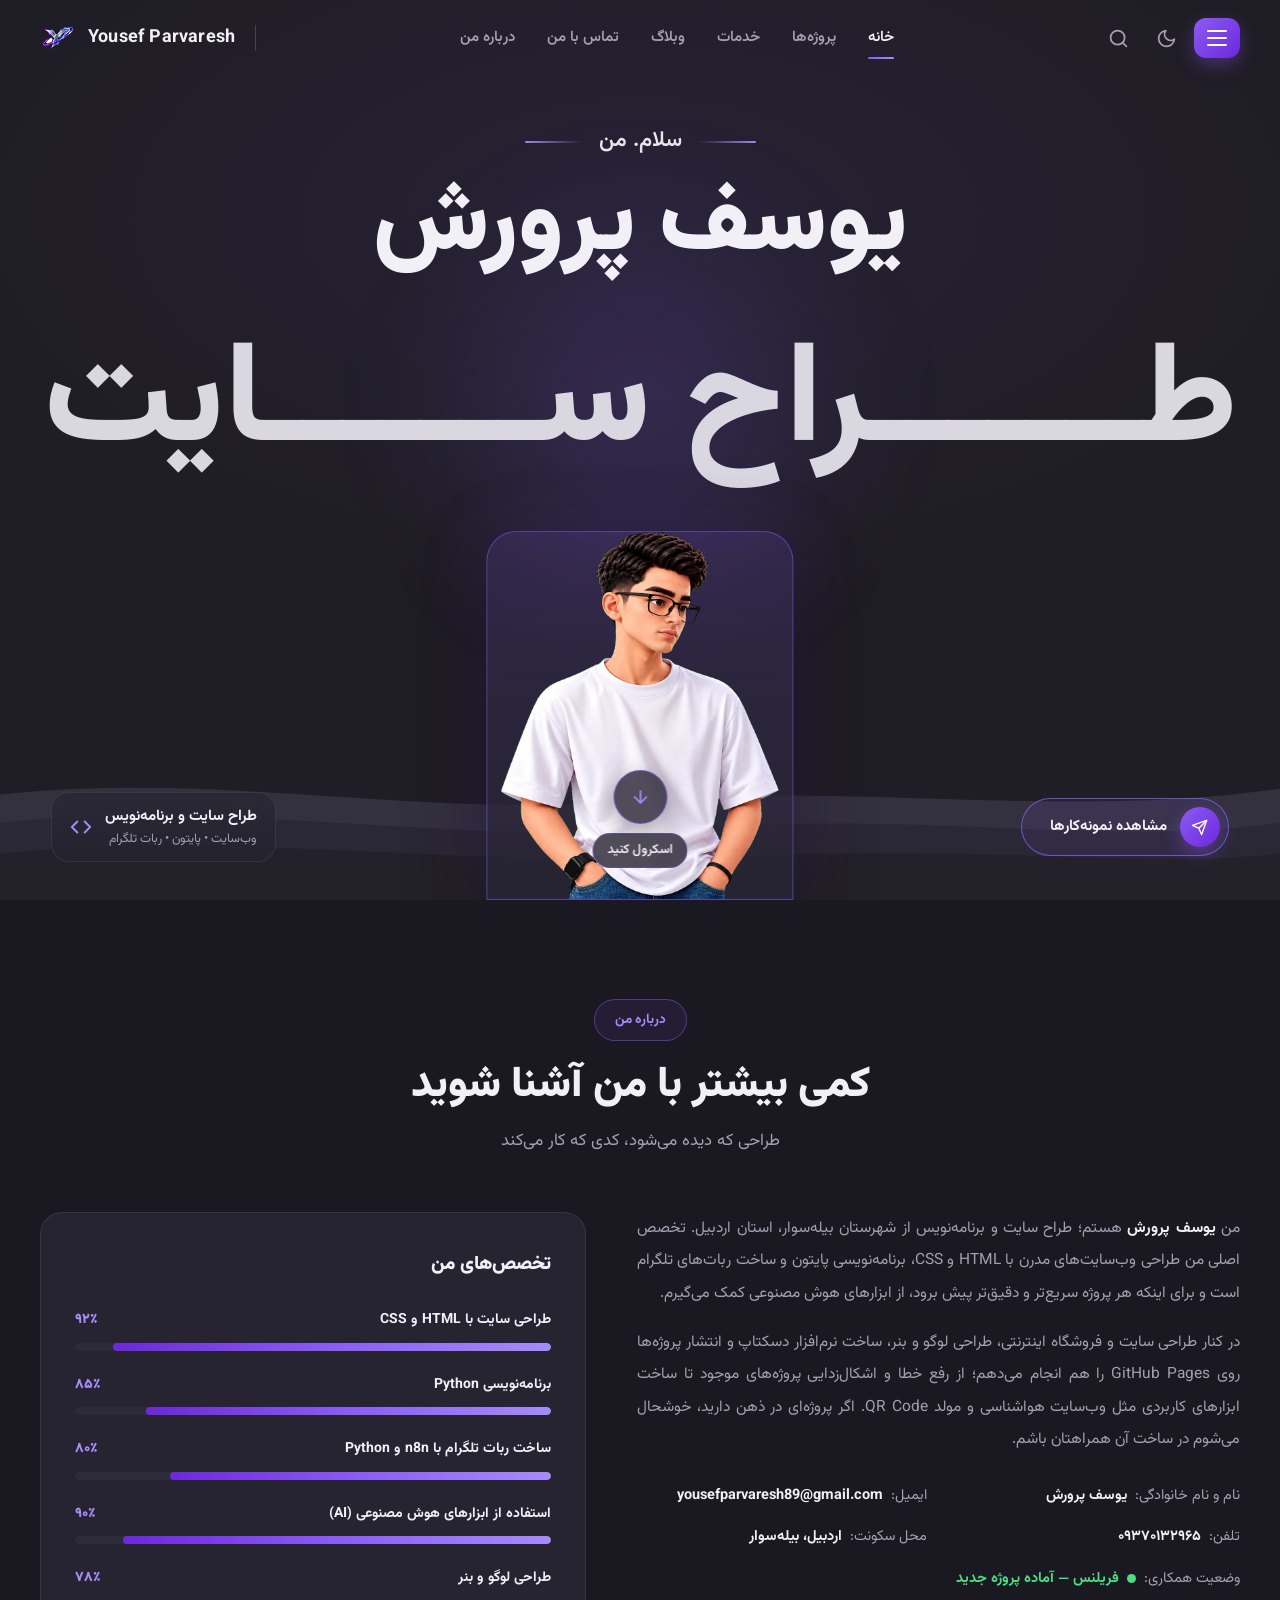
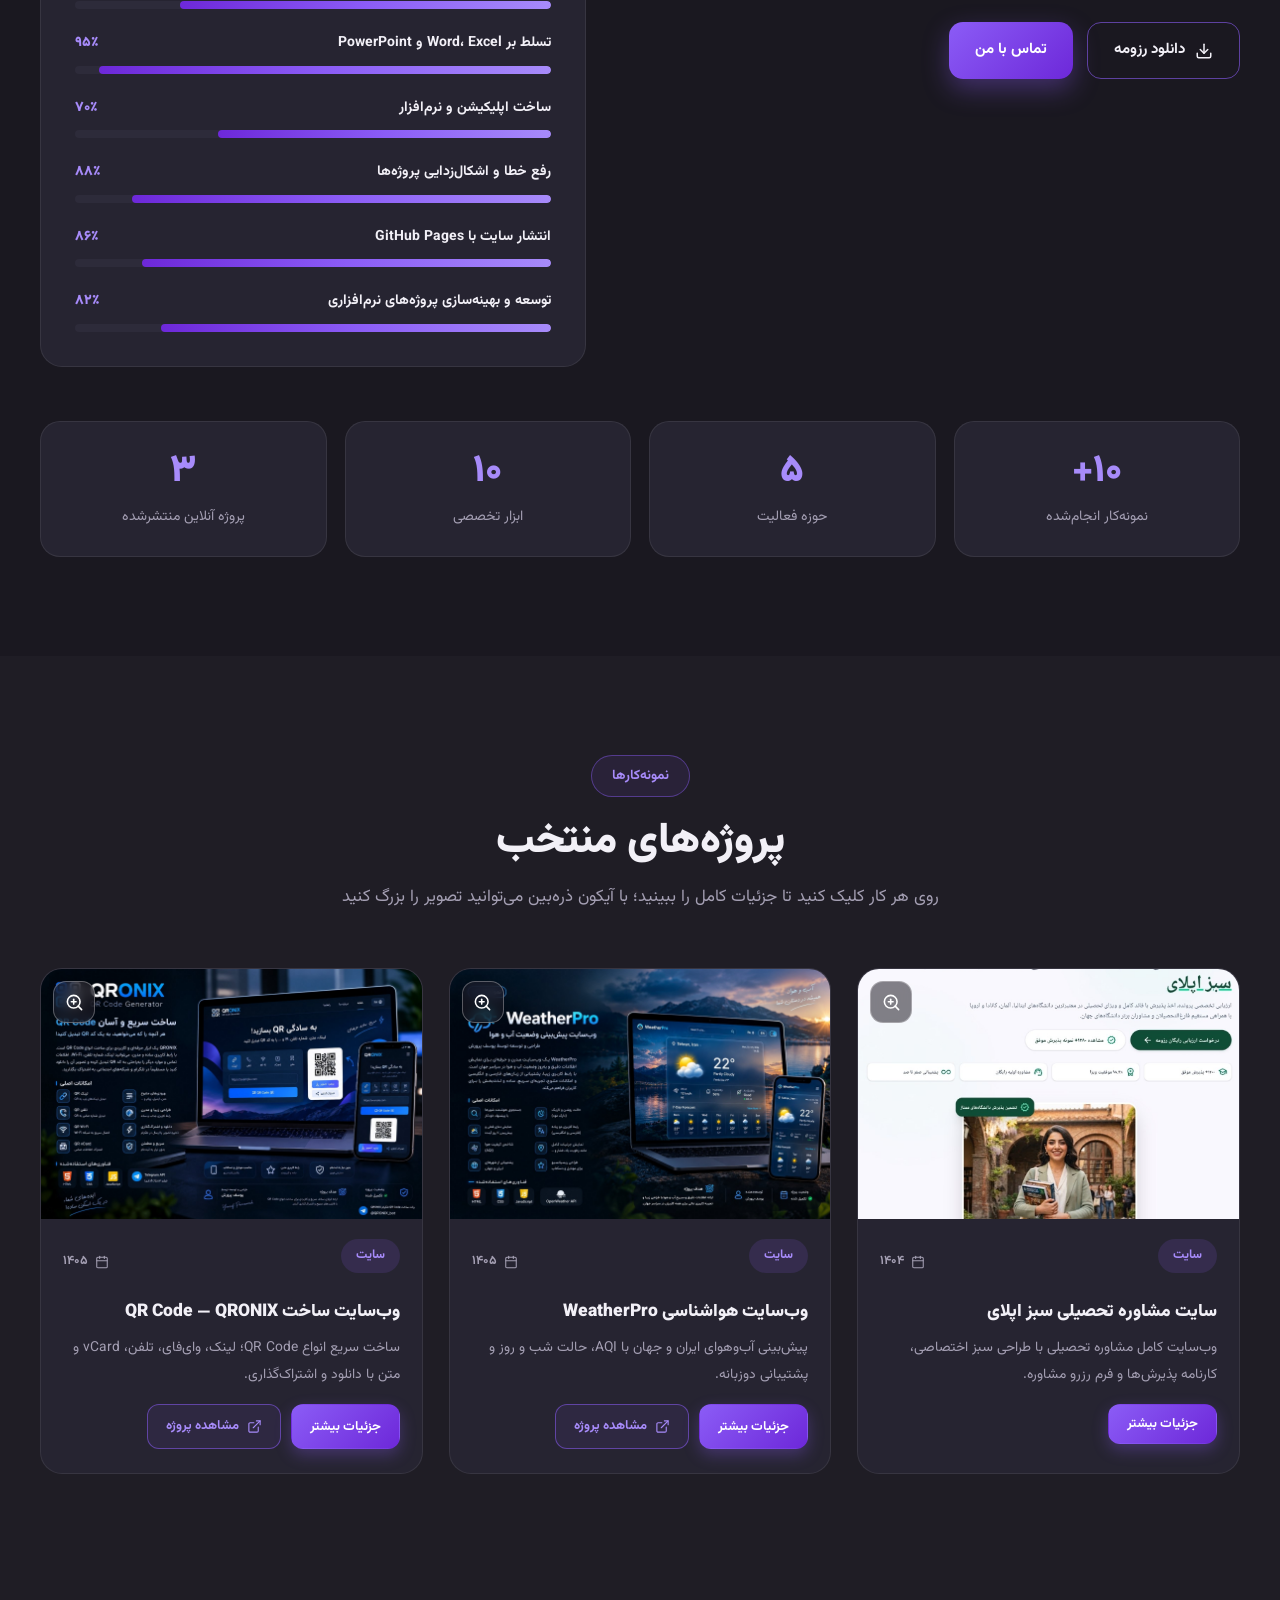
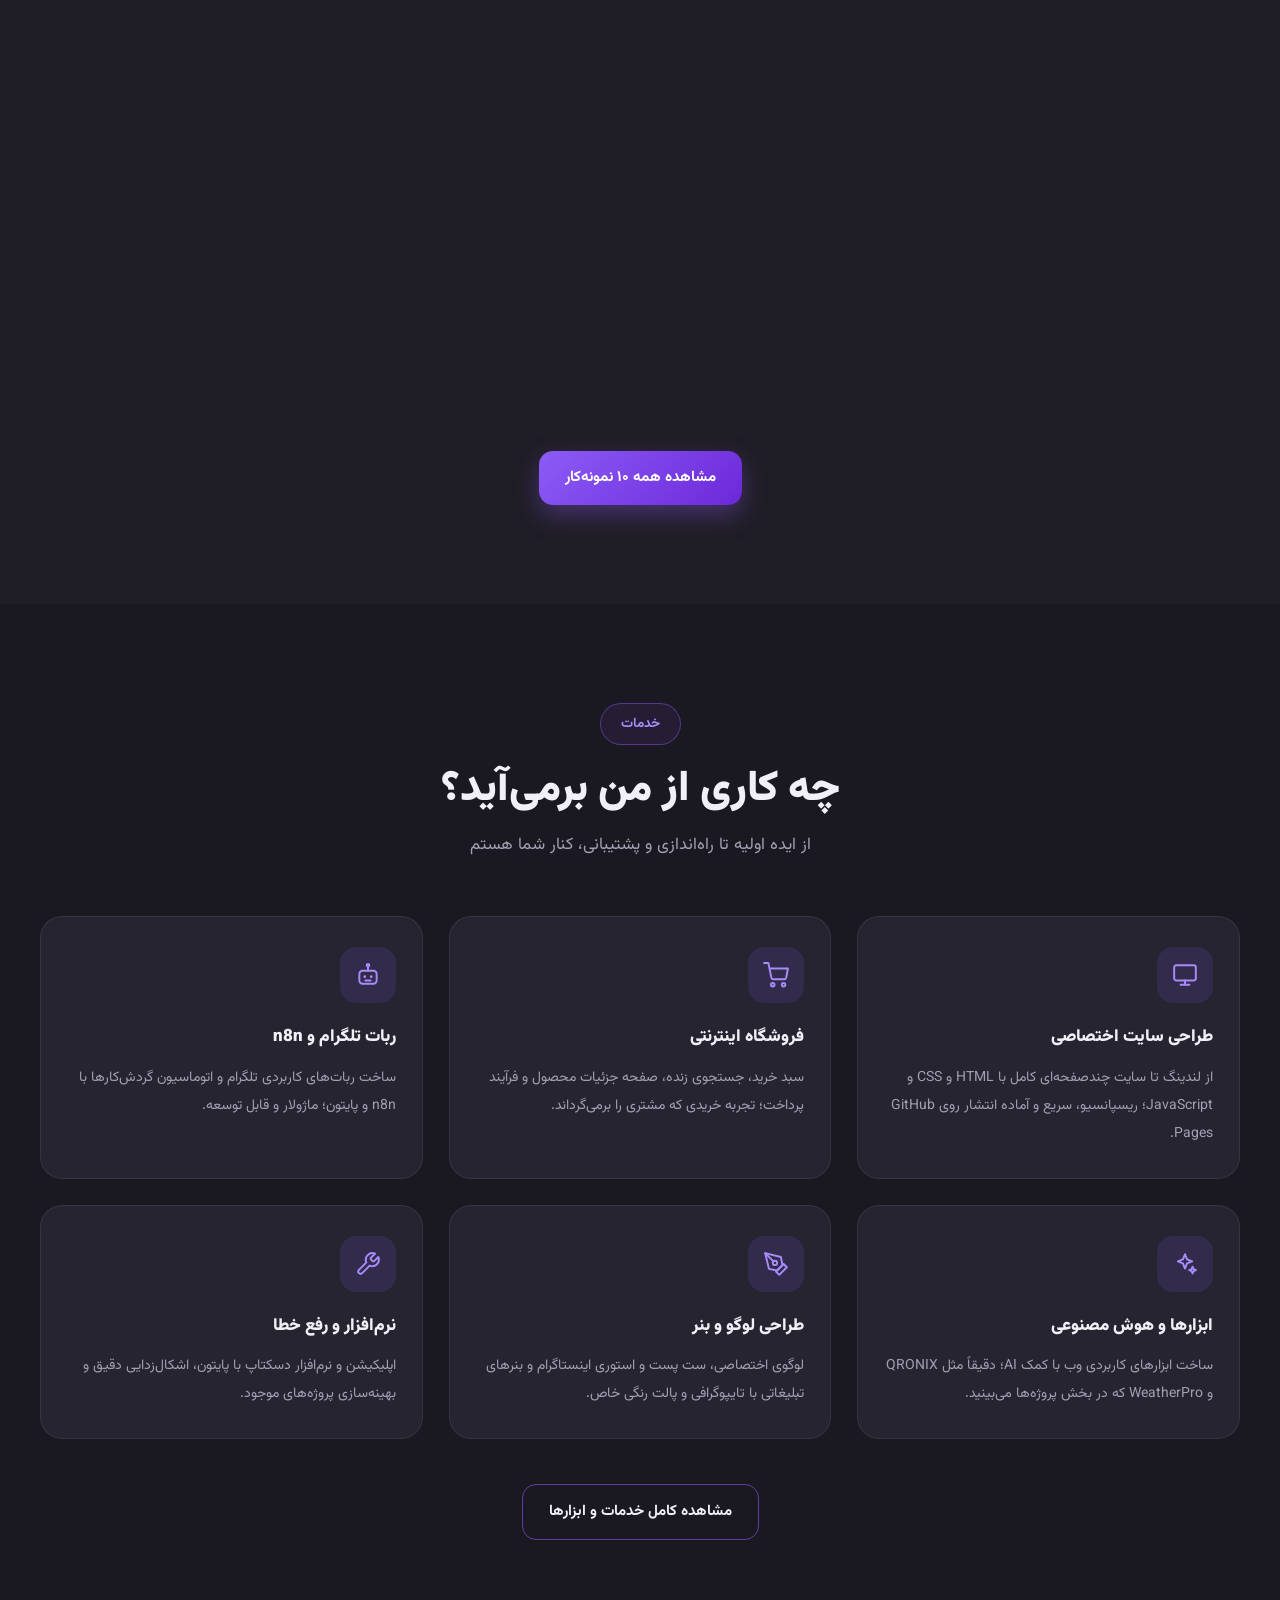
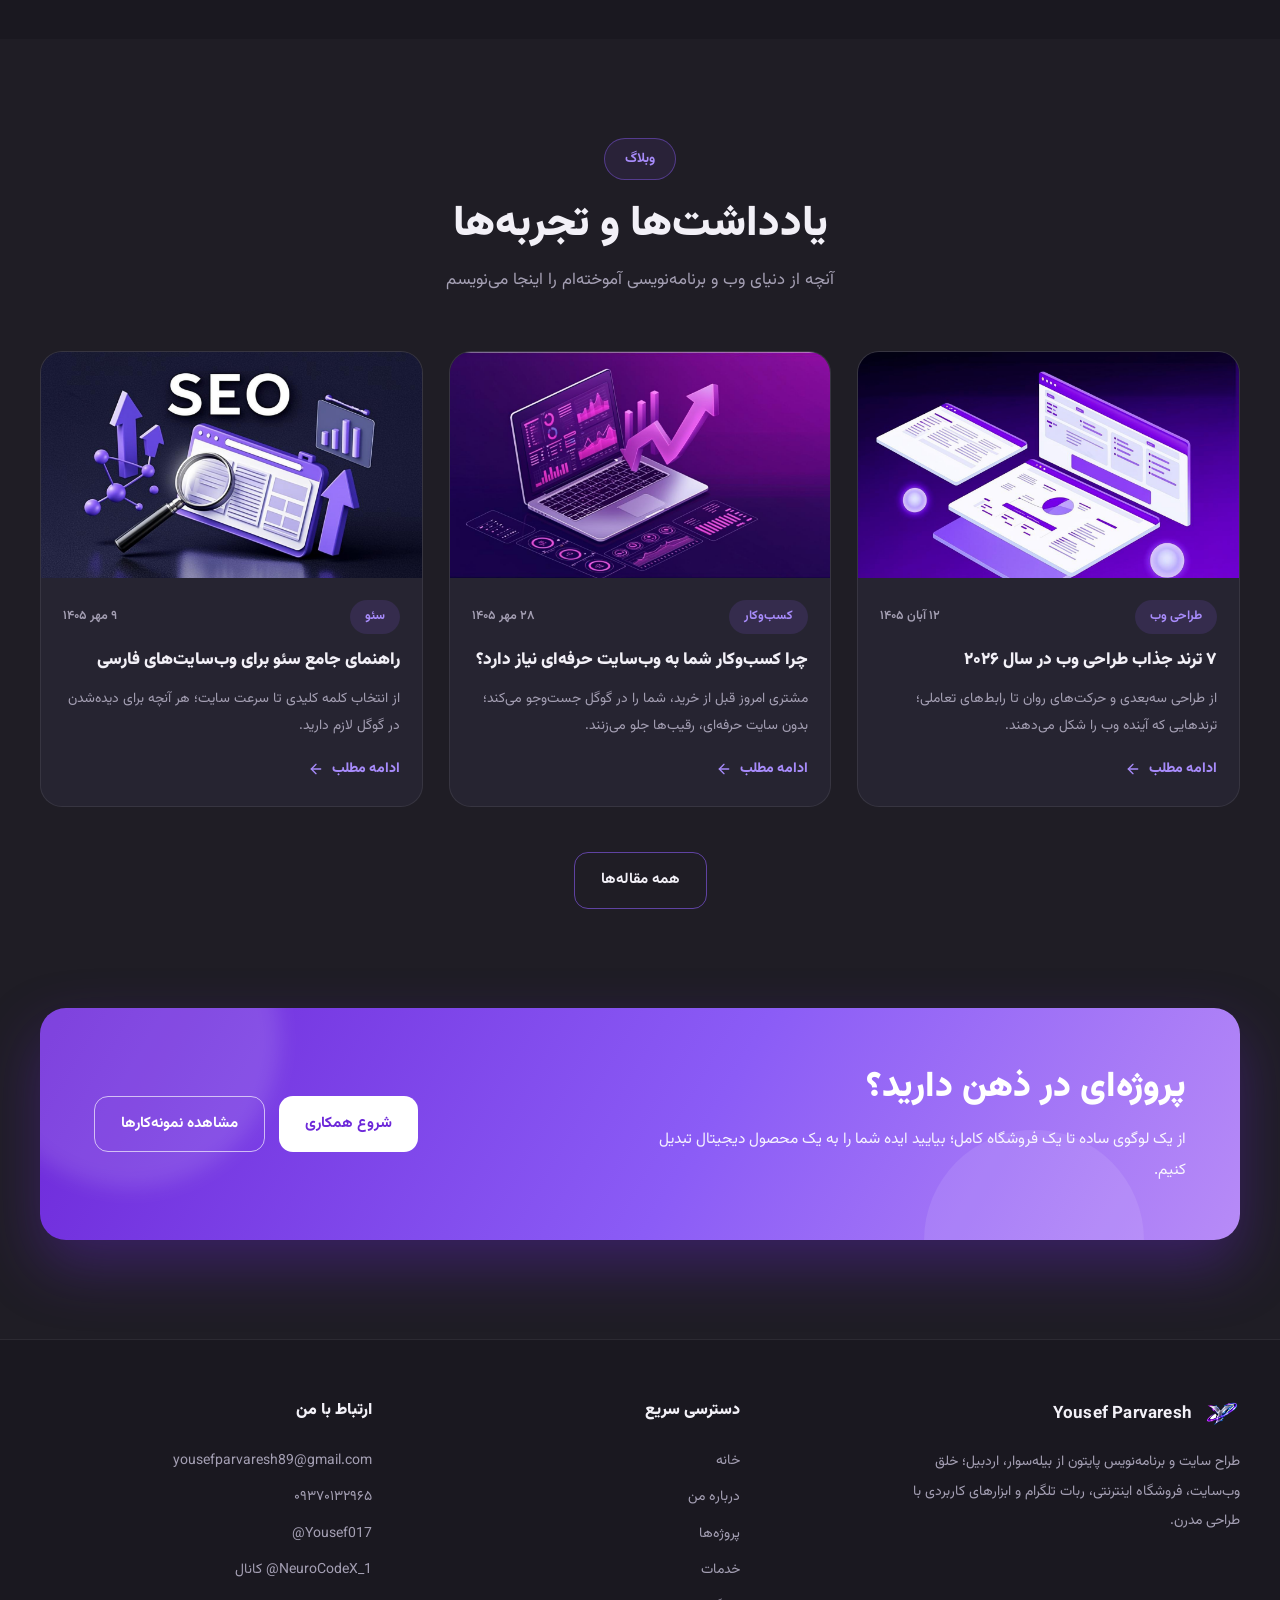
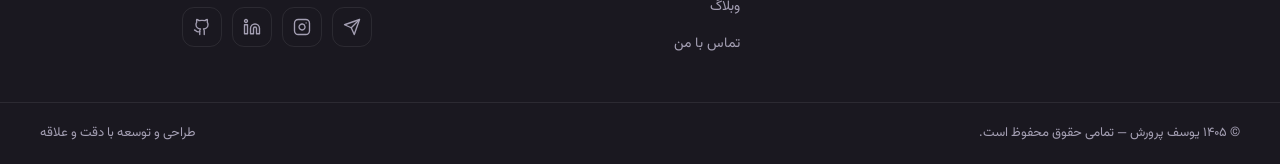
<file: index.html>
<!DOCTYPE html>
<html lang="fa" dir="rtl" data-theme="dark">
<head>
  <meta charset="UTF-8">
  <meta name="viewport" content="width=device-width, initial-scale=1.0">
  <title>یوسف پرورش | طراح سایت و برنامه‌نویس پایتون</title>
  <meta name="description" content="وب‌سایت شخصی یوسف پرورش — طراح سایت و برنامه‌نویس پایتون از اردبیل. طراحی وب‌سایت، فروشگاه اینترنتی، ربات تلگرام، لوگو و بنر.">
  <meta name="theme-color" content="#1f1d25">
  <link rel="icon" type="image/svg+xml" href="favicon.svg">
  <link rel="preload" href="fonts/Vazirmatn-Variable.woff2" as="font" type="font/woff2" crossorigin>
  <link rel="stylesheet" href="css/style.css">
  <script>
    /* اعمال تم ذخیره‌شده قبل از رندر برای جلوگیری از پرش رنگ */
    (function () {
      try {
        var t = localStorage.getItem('yp-theme');
        if (t === 'light' || t === 'dark') {
          document.documentElement.setAttribute('data-theme', t);
        }
      } catch (e) { /* حالت خصوصی مرورگر */ }
    })();
  </script>
</head>
<body data-page="home">

  <a class="skip-link" href="#main">پرش به محتوای اصلی</a>

  <!-- پیش‌بارگذار -->
  <div id="preloader" class="preloader" aria-hidden="true">
    <div class="preloader-mark">Y</div>
  </div>

  <!-- ═══════════════ هدر ═══════════════ -->
  <header class="site-header" id="siteHeader">
    <div class="container header-inner">

      <a class="brand" href="index.html" aria-label="یوسف پرورش — صفحه اصلی">
        <!-- ویرایش: برای نمایش لوگوی خود، فایل لوگو را با نام logo.png در پوشه images بگذارید -->
        <span class="brand-mark" id="brandMark" aria-hidden="true"><img class="brand-logo" alt="" width="34" height="34"><span class="brand-fallback">Y</span></span>
        <span class="brand-name">Yousef Parvaresh</span>
        <span class="brand-divider"></span>
      </a>

      <nav class="main-nav" aria-label="منوی اصلی">
        <ul>
          <li><a class="nav-link active" href="index.html">خانه</a></li>
          <li><a class="nav-link" href="projects.html">پروژه‌ها</a></li>
          <li><a class="nav-link" href="services.html">خدمات</a></li>
          <li><a class="nav-link" href="blog.html">وبلاگ</a></li>
          <li><a class="nav-link" href="contact.html">تماس با من</a></li>
          <li><a class="nav-link" href="#about">درباره من</a></li>
        </ul>
      </nav>

      <div class="header-actions">
        <button class="icon-btn" id="searchToggle" type="button" aria-label="جست‌وجو در سایت">
          <svg viewBox="0 0 24 24" fill="none" stroke="currentColor" stroke-width="2" stroke-linecap="round" stroke-linejoin="round" aria-hidden="true"><circle cx="11" cy="11" r="8"/><line x1="21" y1="21" x2="16.65" y2="16.65"/></svg>
        </button>
        <button class="icon-btn" id="themeToggle" type="button" aria-label="تغییر حالت روز و شب">
          <svg class="icon-moon" viewBox="0 0 24 24" fill="none" stroke="currentColor" stroke-width="2" stroke-linecap="round" stroke-linejoin="round" aria-hidden="true"><path d="M21 12.79A9 9 0 1 1 11.21 3 7 7 0 0 0 21 12.79z"/></svg>
          <svg class="icon-sun" viewBox="0 0 24 24" fill="none" stroke="currentColor" stroke-width="2" stroke-linecap="round" stroke-linejoin="round" aria-hidden="true"><circle cx="12" cy="12" r="4"/><line x1="12" y1="2" x2="12" y2="5"/><line x1="12" y1="19" x2="12" y2="22"/><line x1="4.2" y1="4.2" x2="6.3" y2="6.3"/><line x1="17.7" y1="17.7" x2="19.8" y2="19.8"/><line x1="2" y1="12" x2="5" y2="12"/><line x1="19" y1="12" x2="22" y2="12"/><line x1="4.2" y1="19.8" x2="6.3" y2="17.7"/><line x1="17.7" y1="6.3" x2="19.8" y2="4.2"/></svg>
        </button>
        <button class="menu-toggle" id="navToggle" type="button" aria-label="باز کردن منو" aria-expanded="false" aria-controls="mobileDrawer">
          <span></span><span></span><span></span>
        </button>
      </div>

    </div>
  </header>

  <!-- لایه تیره پشت منوی کشویی -->
  <div class="overlay" id="overlay" hidden></div>

  <!-- منوی کشویی -->
  <aside class="drawer" id="mobileDrawer" aria-label="منوی کشویی" aria-hidden="true">
    <div class="drawer-head">
      <span class="drawer-title">منو</span>
      <button class="icon-btn" id="drawerClose" type="button" aria-label="بستن منو">
        <svg viewBox="0 0 24 24" fill="none" stroke="currentColor" stroke-width="2" stroke-linecap="round" aria-hidden="true"><line x1="18" y1="6" x2="6" y2="18"/><line x1="6" y1="6" x2="18" y2="18"/></svg>
      </button>
    </div>
    <nav aria-label="منوی کشویی">
      <ul class="drawer-links">
        <li><a class="nav-link active" href="index.html"><span class="dot"></span>خانه</a></li>
        <li><a class="nav-link" href="projects.html"><span class="dot"></span>پروژه‌ها</a></li>
        <li><a class="nav-link" href="services.html"><span class="dot"></span>خدمات</a></li>
        <li><a class="nav-link" href="blog.html"><span class="dot"></span>وبلاگ</a></li>
        <li><a class="nav-link" href="contact.html"><span class="dot"></span>تماس با من</a></li>
        <li><a class="nav-link" href="#about"><span class="dot"></span>درباره من</a></li>
      </ul>
    </nav>
    <div class="drawer-foot">
      <p class="drawer-note">برای شروع همکاری، پیام بدهید:</p>
      <a class="drawer-mail" href="https://t.me/Yousef017" target="_blank" rel="noopener">@Yousef017 در تلگرام</a>
<div class="socials "><a href="https://t.me/Yousef017" target="_blank" rel="noopener" aria-label="تلگرام"><svg viewBox="0 0 24 24" fill="none" stroke="currentColor" stroke-width="1.8" stroke-linecap="round" stroke-linejoin="round" aria-hidden="true"><path d="M22 2 11 13"/><path d="M22 2 15 22l-4-9-9-4 20-7z"/></svg></a><a href="https://www.instagram.com/yousef._.parvaresh" target="_blank" rel="noopener" aria-label="اینستاگرام"><svg viewBox="0 0 24 24" fill="none" stroke="currentColor" stroke-width="1.8" stroke-linecap="round" stroke-linejoin="round" aria-hidden="true"><rect x="2" y="2" width="20" height="20" rx="5"/><path d="M16 11.37A4 4 0 1 1 12.63 8 4 4 0 0 1 16 11.37z"/><line x1="17.5" y1="6.5" x2="17.51" y2="6.5"/></svg></a><a href="https://www.linkedin.com/in/yousef-parvaresh-808247308" target="_blank" rel="noopener" aria-label="لینکدین"><svg viewBox="0 0 24 24" fill="none" stroke="currentColor" stroke-width="1.8" stroke-linecap="round" stroke-linejoin="round" aria-hidden="true"><path d="M16 8a6 6 0 0 1 6 6v7h-4v-7a2 2 0 0 0-2-2 2 2 0 0 0-2 2v7h-4v-7a6 6 0 0 1 6-6z"/><rect x="2" y="9" width="4" height="12"/><circle cx="4" cy="4" r="2"/></svg></a><a href="https://github.com/yousef0177" target="_blank" rel="noopener" aria-label="گیت‌هاب"><svg viewBox="0 0 24 24" fill="none" stroke="currentColor" stroke-width="1.8" stroke-linecap="round" stroke-linejoin="round" aria-hidden="true"><path d="M15 22v-4a4.8 4.8 0 0 0-1-3.5c3 0 6-2 6-5.5.08-1.25-.27-2.48-1-3.5.28-1.15.28-2.35 0-3.5 0 0-1 0-3 1.5-2.64-.5-5.36-.5-8 0C6 2 5 2 5 2c-.3 1.15-.3 2.35 0 3.5A5.403 5.403 0 0 0 4 9c0 3.5 3 5.5 6 5.5-.39.49-.68 1.05-.85 1.65-.17.6-.22 1.23-.15 1.85v4"/><path d="M9 18c-4.51 2-5-2-7-2"/></svg></a></div>
    </div>
  </aside>
<main id="main">
    <!-- ═══════════════ خانه / هیرو ═══════════════ -->
    <section class="hero" id="home">
      <div class="hero-glow" aria-hidden="true"></div>
      <div class="hero-ghost" id="heroGhost" aria-hidden="true">طـــــــراح ســـــــایت</div>

      <div class="container hero-inner">
        <p class="hero-greet"><span class="greet-line" aria-hidden="true"></span>سلام. من<span class="greet-line" aria-hidden="true"></span></p>
        <h1 class="hero-name">یوسف پرورش</h1>
      </div>

      <!-- قاب عکس پروفایل -->
      <!-- ویرایش: عکس خود را با همین نام در پوشه images بگذارید: images/profile.jpg -->
      <figure class="hero-photo" id="heroPhoto">
        <div class="photo-fallback">
          <svg viewBox="0 0 24 24" fill="none" stroke="currentColor" stroke-width="1.4" stroke-linecap="round" stroke-linejoin="round" aria-hidden="true"><circle cx="12" cy="8" r="4.6"/><path d="M4.5 21a7.5 7.5 0 0 1 15 0"/></svg>
          <span>عکس شما</span>
        </div>
        <img id="profileImg" src="images/profile.jpg" alt="عکس یوسف پرورش" width="800" height="1024">
      </figure>

      <div class="hero-foot">
        <div class="hero-badge">
          <span class="badge-icon" aria-hidden="true"><svg viewBox="0 0 24 24" fill="none" stroke="currentColor" stroke-width="2" stroke-linecap="round" stroke-linejoin="round" aria-hidden="true"><polyline points="16 18 22 12 16 6"/><polyline points="8 6 2 12 8 18"/></svg></span>
          <span class="badge-text">
            <strong>طراح سایت و برنامه‌نویس</strong>
            <small>وب‌سایت • پایتون • ربات تلگرام</small>
          </span>
        </div>
        <a class="hero-cta" href="projects.html">
          <span class="cta-icon" aria-hidden="true"><svg viewBox="0 0 24 24" fill="none" stroke="currentColor" stroke-width="2" stroke-linecap="round" stroke-linejoin="round"><path d="M22 2 11 13"/><path d="M22 2 15 22l-4-9-9-4 20-7z"/></svg></span>
          مشاهده نمونه‌کارها
        </a>
      </div>

      <a class="hero-scroll" href="#about" aria-label="اسکرول به بخش بعدی">
        <span class="scroll-circle" aria-hidden="true"><svg viewBox="0 0 24 24" fill="none" stroke="currentColor" stroke-width="2" stroke-linecap="round" stroke-linejoin="round"><path d="M12 5v14"/><path d="m19 12-7 7-7-7"/></svg></span>
        <span class="scroll-text">اسکرول کنید</span>
      </a>

      <!-- موج‌های پس‌زمینه -->
      <svg class="hero-waves" viewBox="0 0 1440 320" preserveAspectRatio="none" aria-hidden="true">
        <path class="wave wave-back" d="M0,150 C240,110 480,190 720,160 C960,130 1200,190 1440,140 L1440,320 L0,320 Z"/>
        <path class="wave wave-mid" d="M0,195 C260,155 520,235 780,205 C1040,175 1240,235 1440,195 L1440,320 L0,320 Z"/>
        <path class="wave wave-front" d="M0,245 C280,205 560,275 840,250 C1100,230 1280,270 1440,245 L1440,320 L0,320 Z"/>
      </svg>
    </section>

    <!-- ═══════════════ درباره من ═══════════════ -->
    <section class="section about" id="about">
      <div class="container">
        <div class="section-head reveal">
          <span class="section-tag">درباره من</span>
          <h2 class="section-title">کمی بیشتر با من آشنا شوید</h2>
          <p class="section-sub">طراحی که دیده می‌شود، کدی که کار می‌کند</p>
        </div>

        <div class="about-grid">
          <div class="about-text reveal">
            <p>من <strong>یوسف پرورش</strong> هستم؛ طراح سایت و برنامه‌نویس از شهرستان بیله‌سوار، استان اردبیل. تخصص اصلی من طراحی وب‌سایت‌های مدرن با HTML و CSS، برنامه‌نویسی پایتون و ساخت ربات‌های تلگرام است و برای اینکه هر پروژه سریع‌تر و دقیق‌تر پیش برود، از ابزارهای هوش مصنوعی کمک می‌گیرم.</p>
            <p>در کنار طراحی سایت و فروشگاه اینترنتی، طراحی لوگو و بنر، ساخت نرم‌افزار دسکتاپ و انتشار پروژه‌ها روی GitHub Pages را هم انجام می‌دهم؛ از رفع خطا و اشکال‌زدایی پروژه‌های موجود تا ساخت ابزارهای کاربردی مثل وب‌سایت هواشناسی و مولد QR Code. اگر پروژه‌ای در ذهن دارید، خوشحال می‌شوم در ساخت آن همراهتان باشم.</p>

            <ul class="about-info">
              <li><span class="info-label">نام و نام خانوادگی:</span><span class="info-value">یوسف پرورش</span></li>
              <li><span class="info-label">ایمیل:</span><span class="info-value"><a class="ltr" href="mailto:yousefparvaresh89@gmail.com">yousefparvaresh89@gmail.com</a></span></li>
              <li><span class="info-label">تلفن:</span><span class="info-value"><a class="ltr" href="tel:+989370132965" dir="ltr">۰۹۳۷۰۱۳۲۹۶۵</a></span></li>
              <li><span class="info-label">محل سکونت:</span><span class="info-value">اردبیل، بیله‌سوار</span></li>
              <li><span class="info-label">وضعیت همکاری:</span><span class="info-value available"><span class="pulse-dot" aria-hidden="true"></span>فریلنس — آماده پروژه جدید</span></li>
            </ul>

            <div class="about-actions">
              <!-- ویرایش: فایل رزومه را با نام resume.pdf در پوشه files بگذارید؛ تا آن موقع این دکمه مخفی می‌ماند -->
              <a class="btn btn-outline js-resume" href="files/resume.pdf" download><svg viewBox="0 0 24 24" fill="none" stroke="currentColor" stroke-width="2" stroke-linecap="round" stroke-linejoin="round" aria-hidden="true"><path d="M21 15v4a2 2 0 0 1-2 2H5a2 2 0 0 1-2-2v-4"/><polyline points="7 10 12 15 17 10"/><line x1="12" y1="15" x2="12" y2="3"/></svg>دانلود رزومه</a>
              <a class="btn btn-primary" href="contact.html">تماس با من</a>
            </div>
          </div>

          <div class="about-skills reveal" data-delay="120">
            <h3 class="skills-title">تخصص‌های من</h3>
            <div class="skill" data-percent="92">
              <div class="skill-head"><span>طراحی سایت با HTML و CSS</span><span class="skill-num">۰٪</span></div>
              <div class="skill-track"><span class="skill-bar"></span></div>
            </div>
            <div class="skill" data-percent="85">
              <div class="skill-head"><span>برنامه‌نویسی Python</span><span class="skill-num">۰٪</span></div>
              <div class="skill-track"><span class="skill-bar"></span></div>
            </div>
            <div class="skill" data-percent="80">
              <div class="skill-head"><span>ساخت ربات تلگرام با n8n و Python</span><span class="skill-num">۰٪</span></div>
              <div class="skill-track"><span class="skill-bar"></span></div>
            </div>
            <div class="skill" data-percent="90">
              <div class="skill-head"><span>استفاده از ابزارهای هوش مصنوعی (AI)</span><span class="skill-num">۰٪</span></div>
              <div class="skill-track"><span class="skill-bar"></span></div>
            </div>
            <div class="skill" data-percent="78">
              <div class="skill-head"><span>طراحی لوگو و بنر</span><span class="skill-num">۰٪</span></div>
              <div class="skill-track"><span class="skill-bar"></span></div>
            </div>
            <div class="skill" data-percent="95">
              <div class="skill-head"><span>تسلط بر Word، Excel و PowerPoint</span><span class="skill-num">۰٪</span></div>
              <div class="skill-track"><span class="skill-bar"></span></div>
            </div>
            <div class="skill" data-percent="70">
              <div class="skill-head"><span>ساخت اپلیکیشن و نرم‌افزار</span><span class="skill-num">۰٪</span></div>
              <div class="skill-track"><span class="skill-bar"></span></div>
            </div>
            <div class="skill" data-percent="88">
              <div class="skill-head"><span>رفع خطا و اشکال‌زدایی پروژه‌ها</span><span class="skill-num">۰٪</span></div>
              <div class="skill-track"><span class="skill-bar"></span></div>
            </div>
            <div class="skill" data-percent="86">
              <div class="skill-head"><span>انتشار سایت با GitHub Pages</span><span class="skill-num">۰٪</span></div>
              <div class="skill-track"><span class="skill-bar"></span></div>
            </div>
            <div class="skill" data-percent="82">
              <div class="skill-head"><span>توسعه و بهینه‌سازی پروژه‌های نرم‌افزاری</span><span class="skill-num">۰٪</span></div>
              <div class="skill-track"><span class="skill-bar"></span></div>
            </div>
          </div>
        </div>

        <div class="stats reveal" data-delay="150">
          <div class="stat"><span class="stat-num" data-target="10" data-suffix="+">۰</span><span class="stat-label">نمونه‌کار انجام‌شده</span></div>
          <div class="stat"><span class="stat-num" data-target="5">۰</span><span class="stat-label">حوزه فعالیت</span></div>
          <div class="stat"><span class="stat-num" data-target="10">۰</span><span class="stat-label">ابزار تخصصی</span></div>
          <div class="stat"><span class="stat-num" data-target="3">۰</span><span class="stat-label">پروژه آنلاین منتشرشده</span></div>
        </div>
      </div>
    </section>

    <!-- ═══════════════ نمونه‌کارهای منتخب ═══════════════ -->
    <section class="section portfolio" id="featured">
      <div class="container">
        <div class="section-head reveal">
          <span class="section-tag">نمونه‌کارها</span>
          <h2 class="section-title">پروژه‌های منتخب</h2>
          <p class="section-sub">روی هر کار کلیک کنید تا جزئیات کامل را ببینید؛ با آیکون ذره‌بین می‌توانید تصویر را بزرگ کنید</p>
        </div>

        <div class="projects-grid" id="projectGrid">
          <article class="project-card reveal" data-category="site" data-id="p1"
            data-title="سایت مشاوره تحصیلی سبز اپلای" data-cat-label="سایت" data-img="images/portfolio/w1-sabzapply.jpg" data-year="۱۴۰۴"
            data-desc="وب‌سایت کامل مشاوره تحصیلی سبز اپلای با طراحی سبز اختصاصی و کاملاً ریسپانسیو؛ شامل صفحه اصلی، خدمات، کارنامه پذیرش‌ها، مقایسه کشورها، فرم رزرو مشاوره و خبرنامه." data-features="طراحی مدرن و کاملاً ریسپانسیو|بخش خدمات و کارنامه پذیرش‌ها|صفحه مقایسه کشورها با جزئیات کامل|فرم رزرو مشاوره و عضویت در خبرنامه|آمار پذیرش‌ها با انیمیشن نرم" data-tags="HTML, CSS, JavaScript, GitHub Pages">
            <div class="project-thumb">
              <img src="images/portfolio/w1-sabzapply.jpg" alt="نمای پروژه سایت مشاوره تحصیلی سبز اپلای" loading="lazy" width="1344" height="768">
      <button class="thumb-zoom" type="button" aria-label="بزرگ‌نمایی تصویر سایت مشاوره تحصیلی سبز اپلای" data-zoom-img="images/portfolio/w1-sabzapply.jpg" data-zoom-title="سایت مشاوره تحصیلی سبز اپلای"><svg viewBox="0 0 24 24" fill="none" stroke="currentColor" stroke-width="2" stroke-linecap="round" stroke-linejoin="round" aria-hidden="true"><circle cx="11" cy="11" r="8"/><line x1="21" y1="21" x2="16.65" y2="16.65"/><line x1="11" y1="8" x2="11" y2="14"/><line x1="8" y1="11" x2="14" y2="11"/></svg></button>
              <div class="project-overlay"><span class="btn-view"><svg viewBox="0 0 24 24" fill="none" stroke="currentColor" stroke-width="2" stroke-linecap="round" stroke-linejoin="round" aria-hidden="true"><path d="M2 12s3-7 10-7 10 7 10 7-3 7-10 7-10-7-10-7Z"/><circle cx="12" cy="12" r="3"/></svg>مشاهده جزئیات</span></div>
            </div>
            <div class="project-body">
              <div class="proj-meta"><span class="chip">سایت</span><span class="proj-year"><svg viewBox="0 0 24 24" fill="none" stroke="currentColor" stroke-width="1.8" stroke-linecap="round" stroke-linejoin="round" aria-hidden="true"><rect x="3" y="4" width="18" height="18" rx="2"/><line x1="16" y1="2" x2="16" y2="6"/><line x1="8" y1="2" x2="8" y2="6"/><line x1="3" y1="10" x2="21" y2="10"/></svg> ۱۴۰۴</span></div>
              <h3>سایت مشاوره تحصیلی سبز اپلای</h3>
              <p>وب‌سایت کامل مشاوره تحصیلی با طراحی سبز اختصاصی، کارنامه پذیرش‌ها و فرم رزرو مشاوره.</p>
              <div class="project-actions">
                <button class="btn-mini btn-details" type="button">جزئیات بیشتر</button>
              </div>
            </div>
          </article>
          <article class="project-card reveal" data-category="site" data-id="p5"
            data-title="وب‌سایت هواشناسی WeatherPro" data-cat-label="سایت" data-img="images/portfolio/w5-weatherpro.jpg" data-year="۱۴۰۵" data-link="https://yousef0177.github.io/weatherpro/"
            data-desc="وب‌سایت مدرن پیش‌بینی آب‌وهوا برای شهرهای ایران و جهان؛ با جست‌وجوی شهر، نمایش دما و وضعیت جوی، پیش‌بینی روزهای آینده، سرعت باد و رطوبت، شاخص کیفیت هوا (AQI)، حالت روشن و تاریک، پشتیبانی دوزبانه فارسی/انگلیسی و طراحی کاملاً واکنش‌گرا." data-features="جست‌وجوی شهرهای ایران و جهان|نمایش دما و وضعیت فعلی آب‌وهوا|پیش‌بینی وضعیت جوی روزهای آینده|نمایش سرعت باد و میزان رطوبت|بررسی شاخص کیفیت هوا (AQI)|حالت روشن و تاریک|پشتیبانی از زبان فارسی و انگلیسی|طراحی واکنش‌گرا برای موبایل و کامپیوتر" data-tags="HTML5, CSS3, JavaScript, OpenWeather API">
            <div class="project-thumb">
              <img src="images/portfolio/w5-weatherpro.jpg" alt="نمای پروژه وب‌سایت هواشناسی WeatherPro" loading="lazy" width="1344" height="768">
      <button class="thumb-zoom" type="button" aria-label="بزرگ‌نمایی تصویر وب‌سایت هواشناسی WeatherPro" data-zoom-img="images/portfolio/w5-weatherpro.jpg" data-zoom-title="وب‌سایت هواشناسی WeatherPro"><svg viewBox="0 0 24 24" fill="none" stroke="currentColor" stroke-width="2" stroke-linecap="round" stroke-linejoin="round" aria-hidden="true"><circle cx="11" cy="11" r="8"/><line x1="21" y1="21" x2="16.65" y2="16.65"/><line x1="11" y1="8" x2="11" y2="14"/><line x1="8" y1="11" x2="14" y2="11"/></svg></button>
              <div class="project-overlay"><span class="btn-view"><svg viewBox="0 0 24 24" fill="none" stroke="currentColor" stroke-width="2" stroke-linecap="round" stroke-linejoin="round" aria-hidden="true"><path d="M2 12s3-7 10-7 10 7 10 7-3 7-10 7-10-7-10-7Z"/><circle cx="12" cy="12" r="3"/></svg>مشاهده جزئیات</span></div>
            </div>
            <div class="project-body">
              <div class="proj-meta"><span class="chip">سایت</span><span class="proj-year"><svg viewBox="0 0 24 24" fill="none" stroke="currentColor" stroke-width="1.8" stroke-linecap="round" stroke-linejoin="round" aria-hidden="true"><rect x="3" y="4" width="18" height="18" rx="2"/><line x1="16" y1="2" x2="16" y2="6"/><line x1="8" y1="2" x2="8" y2="6"/><line x1="3" y1="10" x2="21" y2="10"/></svg> ۱۴۰۵</span></div>
              <h3>وب‌سایت هواشناسی WeatherPro</h3>
              <p>پیش‌بینی آب‌وهوای ایران و جهان با AQI، حالت شب و روز و پشتیبانی دوزبانه.</p>
              <div class="project-actions">
                <button class="btn-mini btn-details" type="button">جزئیات بیشتر</button>
      <a class="btn-mini btn-live" href="https://yousef0177.github.io/weatherpro/" target="_blank" rel="noopener" aria-label="مشاهده نسخه زنده وب‌سایت هواشناسی WeatherPro"><svg viewBox="0 0 24 24" fill="none" stroke="currentColor" stroke-width="1.8" stroke-linecap="round" stroke-linejoin="round" aria-hidden="true"><path d="M18 13v6a2 2 0 0 1-2 2H5a2 2 0 0 1-2-2V8a2 2 0 0 1 2-2h6"/><polyline points="15 3 21 3 21 9"/><line x1="10" y1="14" x2="21" y2="3"/></svg>مشاهده پروژه</a>
              </div>
            </div>
          </article>
          <article class="project-card reveal" data-category="site" data-id="p6" data-delay="80"
            data-title="وب‌سایت ساخت QR Code — QRONIX" data-cat-label="سایت" data-img="images/portfolio/w6-qronix.jpg" data-year="۱۴۰۵" data-link="https://yousef0177.github.io/QR-Code-Generator/"
            data-desc="وب‌سایت کاربردی ساخت سریع و آسان انواع کد QR؛ تبدیل لینک سایت، اتصال Wi-Fi، شماره تلفن، اطلاعات تماس (vCard) و متن به کد QR با امکان دانلود تصویر و اشتراک‌گذاری — با طراحی مدرن، رابط کاربری ساده و تجربه‌ای سریع و کاربردی." data-features="تبدیل لینک و آدرس سایت به QR Code|ساخت QR Code برای اتصال به Wi-Fi|تبدیل شماره تلفن به کد QR|ساخت QR Code برای اطلاعات تماس (vCard)|تبدیل متن به کد QR|دانلود تصویر کد QR|امکان اشتراک‌گذاری کدهای تولیدشده|طراحی واکنش‌گرا برای موبایل و کامپیوتر" data-tags="HTML5, CSS3, JavaScript, QR Code Generation">
            <div class="project-thumb">
              <img src="images/portfolio/w6-qronix.jpg" alt="نمای پروژه وب‌سایت ساخت QR Code — QRONIX" loading="lazy" width="1344" height="768">
      <button class="thumb-zoom" type="button" aria-label="بزرگ‌نمایی تصویر وب‌سایت ساخت QR Code — QRONIX" data-zoom-img="images/portfolio/w6-qronix.jpg" data-zoom-title="وب‌سایت ساخت QR Code — QRONIX"><svg viewBox="0 0 24 24" fill="none" stroke="currentColor" stroke-width="2" stroke-linecap="round" stroke-linejoin="round" aria-hidden="true"><circle cx="11" cy="11" r="8"/><line x1="21" y1="21" x2="16.65" y2="16.65"/><line x1="11" y1="8" x2="11" y2="14"/><line x1="8" y1="11" x2="14" y2="11"/></svg></button>
              <div class="project-overlay"><span class="btn-view"><svg viewBox="0 0 24 24" fill="none" stroke="currentColor" stroke-width="2" stroke-linecap="round" stroke-linejoin="round" aria-hidden="true"><path d="M2 12s3-7 10-7 10 7 10 7-3 7-10 7-10-7-10-7Z"/><circle cx="12" cy="12" r="3"/></svg>مشاهده جزئیات</span></div>
            </div>
            <div class="project-body">
              <div class="proj-meta"><span class="chip">سایت</span><span class="proj-year"><svg viewBox="0 0 24 24" fill="none" stroke="currentColor" stroke-width="1.8" stroke-linecap="round" stroke-linejoin="round" aria-hidden="true"><rect x="3" y="4" width="18" height="18" rx="2"/><line x1="16" y1="2" x2="16" y2="6"/><line x1="8" y1="2" x2="8" y2="6"/><line x1="3" y1="10" x2="21" y2="10"/></svg> ۱۴۰۵</span></div>
              <h3>وب‌سایت ساخت QR Code — QRONIX</h3>
              <p>ساخت سریع انواع QR Code؛ لینک، وای‌فای، تلفن، vCard و متن با دانلود و اشتراک‌گذاری.</p>
              <div class="project-actions">
                <button class="btn-mini btn-details" type="button">جزئیات بیشتر</button>
      <a class="btn-mini btn-live" href="https://yousef0177.github.io/QR-Code-Generator/" target="_blank" rel="noopener" aria-label="مشاهده نسخه زنده وب‌سایت ساخت QR Code — QRONIX"><svg viewBox="0 0 24 24" fill="none" stroke="currentColor" stroke-width="1.8" stroke-linecap="round" stroke-linejoin="round" aria-hidden="true"><path d="M18 13v6a2 2 0 0 1-2 2H5a2 2 0 0 1-2-2V8a2 2 0 0 1 2-2h6"/><polyline points="15 3 21 3 21 9"/><line x1="10" y1="14" x2="21" y2="3"/></svg>مشاهده پروژه</a>
              </div>
            </div>
          </article>
          <article class="project-card reveal" data-category="site" data-id="p7"
            data-title="وب‌سایت امنیت سایبری CyberGuard" data-cat-label="سایت" data-img="images/portfolio/w7-cyberguard.jpg" data-year="۱۴۰۵" data-link="https://yousef0177.github.io/CyberGuard/#home"
            data-desc="وب‌سایتی با موضوع امنیت سایبری برای معرفی مفاهیم امنیت دیجیتال، حفاظت از اطلاعات و افزایش آگاهی کاربران در فضای اینترنت؛ با طراحی مدرن، رابط کاربری جذاب و حرفه‌ای، جلوه‌های بصری چشم‌نواز و تم تیره با رنگ‌های آبی نئونی." data-features="طراحی مدرن با موضوع امنیت سایبری|معرفی مفاهیم حفاظت از اطلاعات و امنیت شبکه|رابط کاربری جذاب و حرفه‌ای|طراحی مناسب برای تجربه کاربری بهتر|جلوه‌های بصری و تم تیره با رنگ‌های آبی نئونی" data-tags="HTML, CSS, JavaScript">
            <div class="project-thumb">
              <img src="images/portfolio/w7-cyberguard.jpg" alt="نمای پروژه وب‌سایت امنیت سایبری CyberGuard" loading="lazy" width="1344" height="768">
      <button class="thumb-zoom" type="button" aria-label="بزرگ‌نمایی تصویر وب‌سایت امنیت سایبری CyberGuard" data-zoom-img="images/portfolio/w7-cyberguard.jpg" data-zoom-title="وب‌سایت امنیت سایبری CyberGuard"><svg viewBox="0 0 24 24" fill="none" stroke="currentColor" stroke-width="2" stroke-linecap="round" stroke-linejoin="round" aria-hidden="true"><circle cx="11" cy="11" r="8"/><line x1="21" y1="21" x2="16.65" y2="16.65"/><line x1="11" y1="8" x2="11" y2="14"/><line x1="8" y1="11" x2="14" y2="11"/></svg></button>
              <div class="project-overlay"><span class="btn-view"><svg viewBox="0 0 24 24" fill="none" stroke="currentColor" stroke-width="2" stroke-linecap="round" stroke-linejoin="round" aria-hidden="true"><path d="M2 12s3-7 10-7 10 7 10 7-3 7-10 7-10-7-10-7Z"/><circle cx="12" cy="12" r="3"/></svg>مشاهده جزئیات</span></div>
            </div>
            <div class="project-body">
              <div class="proj-meta"><span class="chip">سایت</span><span class="proj-year"><svg viewBox="0 0 24 24" fill="none" stroke="currentColor" stroke-width="1.8" stroke-linecap="round" stroke-linejoin="round" aria-hidden="true"><rect x="3" y="4" width="18" height="18" rx="2"/><line x1="16" y1="2" x2="16" y2="6"/><line x1="8" y1="2" x2="8" y2="6"/><line x1="3" y1="10" x2="21" y2="10"/></svg> ۱۴۰۵</span></div>
              <h3>وب‌سایت امنیت سایبری CyberGuard</h3>
              <p>وب‌سایت آموزش مفاهیم امنیت سایبری با تم تیره و رنگ‌های آبی نئونی.</p>
              <div class="project-actions">
                <button class="btn-mini btn-details" type="button">جزئیات بیشتر</button>
      <a class="btn-mini btn-live" href="https://yousef0177.github.io/CyberGuard/#home" target="_blank" rel="noopener" aria-label="مشاهده نسخه زنده وب‌سایت امنیت سایبری CyberGuard"><svg viewBox="0 0 24 24" fill="none" stroke="currentColor" stroke-width="1.8" stroke-linecap="round" stroke-linejoin="round" aria-hidden="true"><path d="M18 13v6a2 2 0 0 1-2 2H5a2 2 0 0 1-2-2V8a2 2 0 0 1 2-2h6"/><polyline points="15 3 21 3 21 9"/><line x1="10" y1="14" x2="21" y2="3"/></svg>مشاهده پروژه</a>
              </div>
            </div>
          </article>
        </div>

        <div class="section-more reveal">
          <a class="btn btn-primary" href="projects.html">مشاهده همه ۱۰ نمونه‌کار</a>
        </div>
      </div>
    </section>

    <!-- ═══════════════ خدمات ═══════════════ -->
    <section class="section services" id="services">
      <div class="container">
        <div class="section-head reveal">
          <span class="section-tag">خدمات</span>
          <h2 class="section-title">چه کاری از من برمی‌آید؟</h2>
          <p class="section-sub">از ایده اولیه تا راه‌اندازی و پشتیبانی، کنار شما هستم</p>
        </div>

        <div class="services-grid">
          <div class="service-card reveal" data-delay="0">
            <span class="service-icon" aria-hidden="true"><svg viewBox="0 0 24 24" fill="none" stroke="currentColor" stroke-width="1.8" stroke-linecap="round" stroke-linejoin="round" aria-hidden="true"><rect x="2" y="3" width="20" height="14" rx="2"/><line x1="8" y1="21" x2="16" y2="21"/><line x1="12" y1="17" x2="12" y2="21"/></svg></span>
            <h3>طراحی سایت اختصاصی</h3>
            <p>از لندینگ تا سایت چندصفحه‌ای کامل با HTML و CSS و JavaScript؛ ریسپانسیو، سریع و آماده انتشار روی GitHub Pages.</p>
          </div>
          <div class="service-card reveal" data-delay="80">
            <span class="service-icon" aria-hidden="true"><svg viewBox="0 0 24 24" fill="none" stroke="currentColor" stroke-width="1.8" stroke-linecap="round" stroke-linejoin="round" aria-hidden="true"><circle cx="9" cy="21" r="1.6"/><circle cx="19" cy="21" r="1.6"/><path d="M1 1h4l2.68 13.39a2 2 0 0 0 2 1.61h9.72a2 2 0 0 0 2-1.61L23 6H6"/></svg></span>
            <h3>فروشگاه اینترنتی</h3>
            <p>سبد خرید، جستجوی زنده، صفحه جزئیات محصول و فرآیند پرداخت؛ تجربه خریدی که مشتری را برمی‌گرداند.</p>
          </div>
          <div class="service-card reveal" data-delay="160">
            <span class="service-icon" aria-hidden="true"><svg viewBox="0 0 24 24" fill="none" stroke="currentColor" stroke-width="1.8" stroke-linecap="round" stroke-linejoin="round" aria-hidden="true"><rect x="4" y="8" width="16" height="12" rx="3"/><path d="M12 8V4"/><circle cx="12" cy="3" r="1.2"/><circle cx="9" cy="13.5" r="1.3" fill="currentColor" stroke="none"/><circle cx="15" cy="13.5" r="1.3" fill="currentColor" stroke="none"/><path d="M9.5 17h5"/></svg></span>
            <h3>ربات تلگرام و n8n</h3>
            <p>ساخت ربات‌های کاربردی تلگرام و اتوماسیون گردش‌کارها با n8n و پایتون؛ ماژولار و قابل توسعه.</p>
          </div>
          <div class="service-card reveal" data-delay="0">
            <span class="service-icon" aria-hidden="true"><svg viewBox="0 0 24 24" fill="none" stroke="currentColor" stroke-width="1.8" stroke-linecap="round" stroke-linejoin="round" aria-hidden="true"><path d="M12 3l1.9 4.7L18.6 9.6l-4.7 1.9L12 16.2l-1.9-4.7L5.4 9.6l4.7-1.9z"/><path d="M19 14.5l.9 2.2 2.2.9-2.2.9-.9 2.2-.9-2.2-2.2-.9 2.2-.9z"/></svg></span>
            <h3>ابزارها و هوش مصنوعی</h3>
            <p>ساخت ابزارهای کاربردی وب با کمک AI؛ دقیقاً مثل QRONIX و WeatherPro که در بخش پروژه‌ها می‌بینید.</p>
          </div>
          <div class="service-card reveal" data-delay="80">
            <span class="service-icon" aria-hidden="true"><svg viewBox="0 0 24 24" fill="none" stroke="currentColor" stroke-width="1.8" stroke-linecap="round" stroke-linejoin="round" aria-hidden="true"><path d="M12 19l7-7 3 3-7 7-3-3z"/><path d="M18 13l-1.5-7.5L2 2l3.5 14.5L13 18l5-5z"/><path d="M2 2l7.586 7.586"/><circle cx="11" cy="11" r="2"/></svg></span>
            <h3>طراحی لوگو و بنر</h3>
            <p>لوگوی اختصاصی، ست پست و استوری اینستاگرام و بنرهای تبلیغاتی با تایپوگرافی و پالت رنگی خاص.</p>
          </div>
          <div class="service-card reveal" data-delay="160">
            <span class="service-icon" aria-hidden="true"><svg viewBox="0 0 24 24" fill="none" stroke="currentColor" stroke-width="1.8" stroke-linecap="round" stroke-linejoin="round" aria-hidden="true"><path d="M14.7 6.3a1 1 0 0 0 0 1.4l1.6 1.6a1 1 0 0 0 1.4 0l3.77-3.77a6 6 0 0 1-7.94 7.94l-6.91 6.91a2.12 2.12 0 0 1-3-3l6.91-6.91a6 6 0 0 1 7.94-7.94l-3.76 3.76z"/></svg></span>
            <h3>نرم‌افزار و رفع خطا</h3>
            <p>اپلیکیشن و نرم‌افزار دسکتاپ با پایتون، اشکال‌زدایی دقیق و بهینه‌سازی پروژه‌های موجود.</p>
          </div>
        </div>

        <div class="section-more reveal">
          <a class="btn btn-outline" href="services.html">مشاهده کامل خدمات و ابزارها</a>
        </div>
      </div>
    </section>

    <!-- ═══════════════ وبلاگ ═══════════════ -->
    <section class="section blog" id="blog">
      <div class="container">
        <div class="section-head reveal">
          <span class="section-tag">وبلاگ</span>
          <h2 class="section-title">یادداشت‌ها و تجربه‌ها</h2>
          <p class="section-sub">آنچه از دنیای وب و برنامه‌نویسی آموخته‌ام را اینجا می‌نویسم</p>
        </div>

        <div class="blog-grid">
          <article class="blog-card reveal" data-article="a1">
            <div class="blog-thumb"><img src="images/blog/b1.jpg" alt="تصویر مقاله ۷ ترند جذاب طراحی وب در سال ۲۰۲۶" loading="lazy" width="1344" height="768"></div>
            <div class="blog-body">
              <div class="blog-meta"><span class="chip">طراحی وب</span><span class="blog-date">۱۲ آبان ۱۴۰۵</span></div>
              <h3>۷ ترند جذاب طراحی وب در سال ۲۰۲۶</h3>
              <p>از طراحی سه‌بعدی و حرکت‌های روان تا رابط‌های تعاملی؛ ترندهایی که آینده وب را شکل می‌دهند.</p>
              <span class="blog-more">ادامه مطلب<svg viewBox="0 0 24 24" fill="none" stroke="currentColor" stroke-width="2" stroke-linecap="round" stroke-linejoin="round" aria-hidden="true"><line x1="19" y1="12" x2="5" y2="12"/><polyline points="12 19 5 12 12 5"/></svg></span>
            </div>
          </article>
          <article class="blog-card reveal" data-article="a2" data-delay="80">
            <div class="blog-thumb"><img src="images/blog/b2.jpg" alt="تصویر مقاله چرا کسب‌وکار شما به وب‌سایت حرفه‌ای نیاز دارد؟" loading="lazy" width="1344" height="768"></div>
            <div class="blog-body">
              <div class="blog-meta"><span class="chip">کسب‌وکار</span><span class="blog-date">۲۸ مهر ۱۴۰۵</span></div>
              <h3>چرا کسب‌وکار شما به وب‌سایت حرفه‌ای نیاز دارد؟</h3>
              <p>مشتری امروز قبل از خرید، شما را در گوگل جست‌وجو می‌کند؛ بدون سایت حرفه‌ای، رقیب‌ها جلو می‌زنند.</p>
              <span class="blog-more">ادامه مطلب<svg viewBox="0 0 24 24" fill="none" stroke="currentColor" stroke-width="2" stroke-linecap="round" stroke-linejoin="round" aria-hidden="true"><line x1="19" y1="12" x2="5" y2="12"/><polyline points="12 19 5 12 12 5"/></svg></span>
            </div>
          </article>
          <article class="blog-card reveal" data-article="a3" data-delay="160">
            <div class="blog-thumb"><img src="images/blog/b3.jpg" alt="تصویر مقاله راهنمای جامع سئو برای وب‌سایت‌های فارسی" loading="lazy" width="1344" height="768"></div>
            <div class="blog-body">
              <div class="blog-meta"><span class="chip">سئو</span><span class="blog-date">۹ مهر ۱۴۰۵</span></div>
              <h3>راهنمای جامع سئو برای وب‌سایت‌های فارسی</h3>
              <p>از انتخاب کلمه کلیدی تا سرعت سایت؛ هر آنچه برای دیده‌شدن در گوگل لازم دارید.</p>
              <span class="blog-more">ادامه مطلب<svg viewBox="0 0 24 24" fill="none" stroke="currentColor" stroke-width="2" stroke-linecap="round" stroke-linejoin="round" aria-hidden="true"><line x1="19" y1="12" x2="5" y2="12"/><polyline points="12 19 5 12 12 5"/></svg></span>
            </div>
          </article>
        </div>

        <div class="section-more reveal">
          <a class="btn btn-outline" href="blog.html">همه مقاله‌ها</a>
        </div>
      </div>
    </section>

    <!-- ═══════════════ نوار دعوت به همکاری ═══════════════ -->
    <section class="section cta-section">
      <div class="container">
        <div class="cta-band reveal">
          <div class="cta-text">
            <h2>پروژه‌ای در ذهن دارید؟</h2>
            <p>از یک لوگوی ساده تا یک فروشگاه کامل؛ بیایید ایده شما را به یک محصول دیجیتال تبدیل کنیم.</p>
          </div>
          <div class="cta-actions">
            <a class="btn btn-light" href="contact.html">شروع همکاری</a>
            <a class="btn btn-ghost" href="projects.html">مشاهده نمونه‌کارها</a>
          </div>
        </div>
      </div>
    </section>
  </main>

  <!-- نمایش بزرگ تصویر نمونه‌کار (لایت‌باکس) -->
  <div class="lightbox" id="lightbox" role="dialog" aria-modal="true" aria-label="نمایش بزرگ تصویر پروژه" hidden>
    <div class="lb-backdrop" id="lbBackdrop"></div>
    <figure class="lb-stage">
      <img class="lb-img" id="lbImg" alt="">
      <figcaption class="lb-caption">
        <span class="lb-title" id="lbTitle"></span>
        <span class="lb-counter" id="lbCounter"></span>
      </figcaption>
      <div class="lb-thumbs" id="lbThumbs" hidden></div>
    </figure>
    <button class="lb-nav lb-prev" id="lbPrev" type="button" aria-label="تصویر قبلی"><svg viewBox="0 0 24 24" fill="none" stroke="currentColor" stroke-width="2.2" stroke-linecap="round" stroke-linejoin="round" aria-hidden="true"><polyline points="9 18 15 12 9 6"/></svg></button>
    <button class="lb-nav lb-next" id="lbNext" type="button" aria-label="تصویر بعدی"><svg viewBox="0 0 24 24" fill="none" stroke="currentColor" stroke-width="2.2" stroke-linecap="round" stroke-linejoin="round" aria-hidden="true"><polyline points="15 18 9 12 15 6"/></svg></button>
    <button class="lb-close icon-btn" id="lbClose" type="button" aria-label="بستن نمایش تصویر"><svg viewBox="0 0 24 24" fill="none" stroke="currentColor" stroke-width="2" stroke-linecap="round" aria-hidden="true"><line x1="18" y1="6" x2="6" y2="18"/><line x1="6" y1="6" x2="18" y2="18"/></svg></button>
  </div>

  <!-- ═══════════════ فوتر ═══════════════ -->
  <footer class="site-footer">
    <div class="container footer-grid">
      <div class="footer-brand">
        <a class="brand" href="index.html"><span class="brand-mark" id="brandMarkFooter" aria-hidden="true"><img class="brand-logo" alt="" width="30" height="30"><span class="brand-fallback">Y</span></span><span class="brand-name">Yousef Parvaresh</span></a>
        <p>طراح سایت و برنامه‌نویس پایتون از بیله‌سوار، اردبیل؛ خلق وب‌سایت، فروشگاه اینترنتی، ربات تلگرام و ابزارهای کاربردی با طراحی مدرن.</p>
      </div>
      <div class="footer-col">
        <h4>دسترسی سریع</h4>
        <ul class="footer-links">
          <li><a href="index.html">خانه</a></li>
          <li><a href="index.html#about">درباره من</a></li>
          <li><a href="projects.html">پروژه‌ها</a></li>
          <li><a href="services.html">خدمات</a></li>
          <li><a href="blog.html">وبلاگ</a></li>
          <li><a href="contact.html">تماس با من</a></li>
        </ul>
      </div>
      <div class="footer-col">
        <h4>ارتباط با من</h4>
        <ul class="footer-contact">
          <li><a href="mailto:yousefparvaresh89@gmail.com" class="ltr">yousefparvaresh89@gmail.com</a></li>
          <li><a href="tel:+989370132965" class="ltr" dir="ltr">۰۹۳۷۰۱۳۲۹۶۵</a></li>
          <li><a href="https://t.me/Yousef017" target="_blank" rel="noopener" class="ltr">@Yousef017</a></li>
          <li><a href="https://t.me/NeuroCodeX_1" target="_blank" rel="noopener" class="ltr">کانال @NeuroCodeX_1</a></li>
        </ul>
<div class="socials footer-socials"><a href="https://t.me/Yousef017" target="_blank" rel="noopener" aria-label="تلگرام"><svg viewBox="0 0 24 24" fill="none" stroke="currentColor" stroke-width="1.8" stroke-linecap="round" stroke-linejoin="round" aria-hidden="true"><path d="M22 2 11 13"/><path d="M22 2 15 22l-4-9-9-4 20-7z"/></svg></a><a href="https://www.instagram.com/yousef._.parvaresh" target="_blank" rel="noopener" aria-label="اینستاگرام"><svg viewBox="0 0 24 24" fill="none" stroke="currentColor" stroke-width="1.8" stroke-linecap="round" stroke-linejoin="round" aria-hidden="true"><rect x="2" y="2" width="20" height="20" rx="5"/><path d="M16 11.37A4 4 0 1 1 12.63 8 4 4 0 0 1 16 11.37z"/><line x1="17.5" y1="6.5" x2="17.51" y2="6.5"/></svg></a><a href="https://www.linkedin.com/in/yousef-parvaresh-808247308" target="_blank" rel="noopener" aria-label="لینکدین"><svg viewBox="0 0 24 24" fill="none" stroke="currentColor" stroke-width="1.8" stroke-linecap="round" stroke-linejoin="round" aria-hidden="true"><path d="M16 8a6 6 0 0 1 6 6v7h-4v-7a2 2 0 0 0-2-2 2 2 0 0 0-2 2v7h-4v-7a6 6 0 0 1 6-6z"/><rect x="2" y="9" width="4" height="12"/><circle cx="4" cy="4" r="2"/></svg></a><a href="https://github.com/yousef0177" target="_blank" rel="noopener" aria-label="گیت‌هاب"><svg viewBox="0 0 24 24" fill="none" stroke="currentColor" stroke-width="1.8" stroke-linecap="round" stroke-linejoin="round" aria-hidden="true"><path d="M15 22v-4a4.8 4.8 0 0 0-1-3.5c3 0 6-2 6-5.5.08-1.25-.27-2.48-1-3.5.28-1.15.28-2.35 0-3.5 0 0-1 0-3 1.5-2.64-.5-5.36-.5-8 0C6 2 5 2 5 2c-.3 1.15-.3 2.35 0 3.5A5.403 5.403 0 0 0 4 9c0 3.5 3 5.5 6 5.5-.39.49-.68 1.05-.85 1.65-.17.6-.22 1.23-.15 1.85v4"/><path d="M9 18c-4.51 2-5-2-7-2"/></svg></a></div>
      </div>
    </div>
    <div class="footer-bottom">
      <div class="container footer-bottom-inner">
        <span>© <span id="faYear">۱۴۰۵</span> یوسف پرورش — تمامی حقوق محفوظ است.</span>
        <span>طراحی و توسعه با دقت و علاقه</span>
      </div>
    </div>
  </footer>

  <!-- دکمه بازگشت به بالا -->
  <button class="back-to-top" id="backToTop" type="button" aria-label="بازگشت به بالای صفحه">
    <svg viewBox="0 0 24 24" fill="none" stroke="currentColor" stroke-width="2" stroke-linecap="round" stroke-linejoin="round" aria-hidden="true"><path d="M12 19V5"/><path d="m5 12 7-7 7 7"/></svg>
  </button>

  <!-- مودال جزئیات پروژه / مقاله -->
  <div class="modal" id="modal" role="dialog" aria-modal="true" aria-labelledby="modalTitle" hidden>
    <div class="modal-backdrop" id="modalBackdrop"></div>
    <div class="modal-dialog" role="document">
      <button class="modal-close icon-btn" id="modalClose" type="button" aria-label="بستن">
        <svg viewBox="0 0 24 24" fill="none" stroke="currentColor" stroke-width="2" stroke-linecap="round" aria-hidden="true"><line x1="18" y1="6" x2="6" y2="18"/><line x1="6" y1="6" x2="18" y2="18"/></svg>
      </button>
      <div class="modal-content" id="modalContent"></div>
    </div>
  </div>

  <!-- جست‌وجوی کل سایت -->
  <div class="search-overlay" id="searchOverlay" role="dialog" aria-modal="true" aria-label="جست‌وجو در سایت" hidden>
    <div class="modal-backdrop" id="searchBackdrop"></div>
    <div class="search-panel">
      <div class="search-box">
        <svg viewBox="0 0 24 24" fill="none" stroke="currentColor" stroke-width="2" stroke-linecap="round" stroke-linejoin="round" aria-hidden="true"><circle cx="11" cy="11" r="8"/><line x1="21" y1="21" x2="16.65" y2="16.65"/></svg>
        <input type="text" id="searchInput" placeholder="جست‌وجو در پروژه‌ها، خدمات و مقاله‌ها..." autocomplete="off">
        <button class="icon-btn" id="searchClose" type="button" aria-label="بستن جست‌وجو">
          <svg viewBox="0 0 24 24" fill="none" stroke="currentColor" stroke-width="2" stroke-linecap="round" aria-hidden="true"><line x1="18" y1="6" x2="6" y2="18"/><line x1="6" y1="6" x2="18" y2="18"/></svg>
        </button>
      </div>
      <p class="search-hint" id="searchHint">مثلاً: هواشناسی، فروشگاه، QR Code، ربات، تلگرام</p>
      <ul class="search-results" id="searchResults"></ul>
    </div>
  </div>

  <!-- اعلان (توست) -->
  <div class="toast" id="toast" role="status" aria-live="polite">
    <span class="toast-icon" aria-hidden="true"><svg viewBox="0 0 24 24" fill="none" stroke="currentColor" stroke-width="2" stroke-linecap="round" stroke-linejoin="round" aria-hidden="true"><path d="M22 11.08V12a10 10 0 1 1-5.93-9.14"/><polyline points="22 4 12 14.01 9 11.01"/></svg></span>
    <span id="toastMsg"></span>
  </div>

  <noscript>
    <style>.reveal{opacity:1;transform:none}.preloader{display:none}</style>
  </noscript>

  <script src="js/script.js" defer></script>
</body>
</html>
</file>
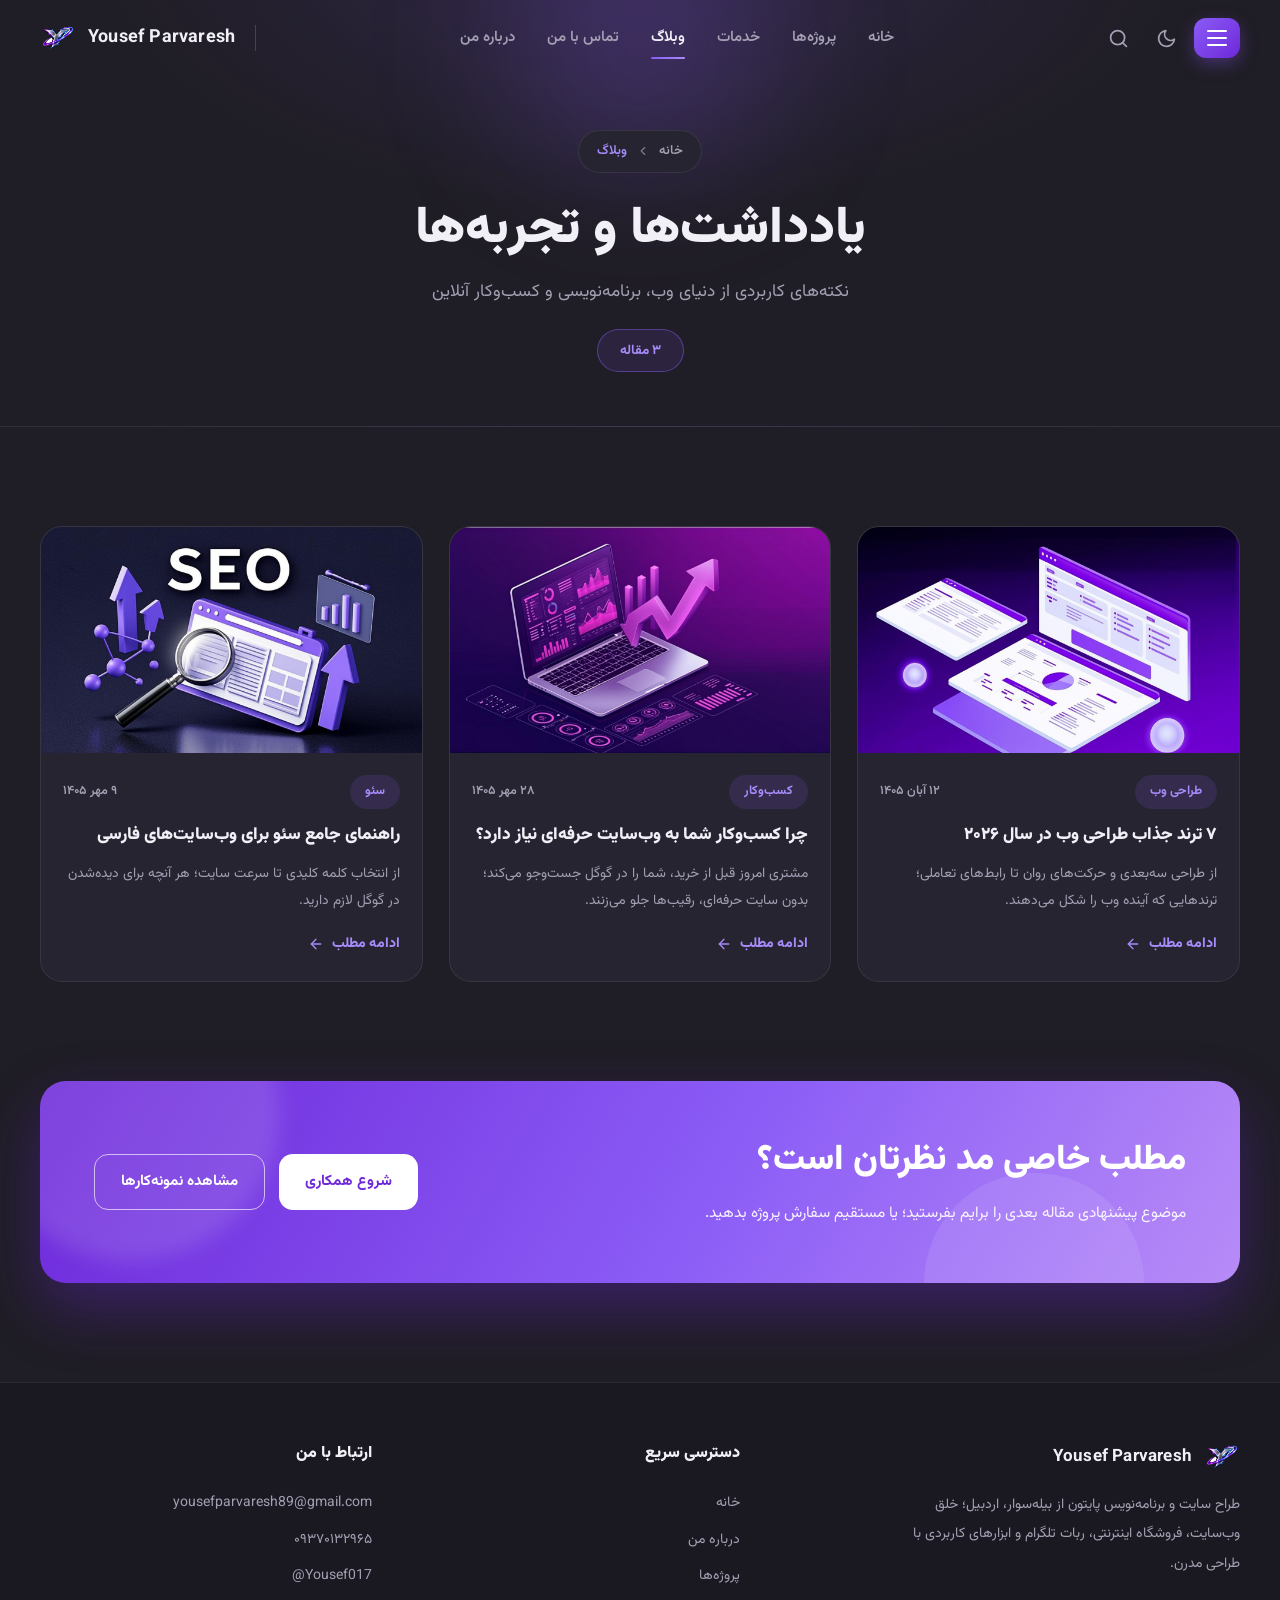
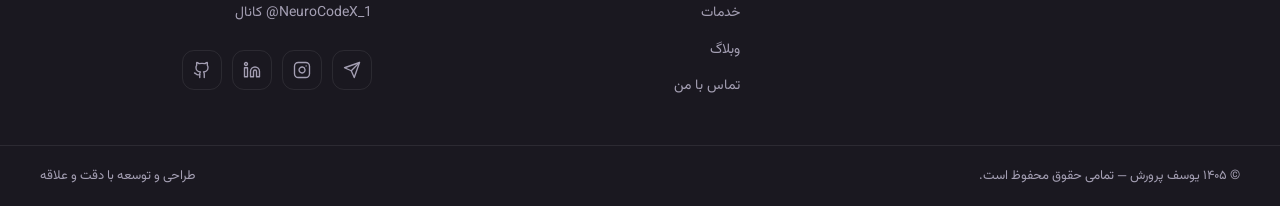
<file: blog.html>
<!DOCTYPE html>
<html lang="fa" dir="rtl" data-theme="dark">
<head>
  <meta charset="UTF-8">
  <meta name="viewport" content="width=device-width, initial-scale=1.0">
  <title>وبلاگ | یوسف پرورش</title>
  <meta name="description" content="مقالات یوسف پرورش درباره طراحی وب، سئو و کسب‌وکار آنلاین.">
  <meta name="theme-color" content="#1f1d25">
  <link rel="icon" type="image/svg+xml" href="favicon.svg">
  <link rel="preload" href="fonts/Vazirmatn-Variable.woff2" as="font" type="font/woff2" crossorigin>
  <link rel="stylesheet" href="css/style.css">
  <script>
    /* اعمال تم ذخیره‌شده قبل از رندر برای جلوگیری از پرش رنگ */
    (function () {
      try {
        var t = localStorage.getItem('yp-theme');
        if (t === 'light' || t === 'dark') {
          document.documentElement.setAttribute('data-theme', t);
        }
      } catch (e) { /* حالت خصوصی مرورگر */ }
    })();
  </script>
</head>
<body data-page="blog">

  <a class="skip-link" href="#main">پرش به محتوای اصلی</a>

  <!-- پیش‌بارگذار -->
  <div id="preloader" class="preloader" aria-hidden="true">
    <div class="preloader-mark">Y</div>
  </div>

  <!-- ═══════════════ هدر ═══════════════ -->
  <header class="site-header" id="siteHeader">
    <div class="container header-inner">

      <a class="brand" href="index.html" aria-label="یوسف پرورش — صفحه اصلی">
        <!-- ویرایش: برای نمایش لوگوی خود، فایل لوگو را با نام logo.png در پوشه images بگذارید -->
        <span class="brand-mark" id="brandMark" aria-hidden="true"><img class="brand-logo" alt="" width="34" height="34"><span class="brand-fallback">Y</span></span>
        <span class="brand-name">Yousef Parvaresh</span>
        <span class="brand-divider"></span>
      </a>

      <nav class="main-nav" aria-label="منوی اصلی">
        <ul>
          <li><a class="nav-link" href="index.html">خانه</a></li>
          <li><a class="nav-link" href="projects.html">پروژه‌ها</a></li>
          <li><a class="nav-link" href="services.html">خدمات</a></li>
          <li><a class="nav-link active" href="blog.html">وبلاگ</a></li>
          <li><a class="nav-link" href="contact.html">تماس با من</a></li>
          <li><a class="nav-link" href="index.html#about">درباره من</a></li>
        </ul>
      </nav>

      <div class="header-actions">
        <button class="icon-btn" id="searchToggle" type="button" aria-label="جست‌وجو در سایت">
          <svg viewBox="0 0 24 24" fill="none" stroke="currentColor" stroke-width="2" stroke-linecap="round" stroke-linejoin="round" aria-hidden="true"><circle cx="11" cy="11" r="8"/><line x1="21" y1="21" x2="16.65" y2="16.65"/></svg>
        </button>
        <button class="icon-btn" id="themeToggle" type="button" aria-label="تغییر حالت روز و شب">
          <svg class="icon-moon" viewBox="0 0 24 24" fill="none" stroke="currentColor" stroke-width="2" stroke-linecap="round" stroke-linejoin="round" aria-hidden="true"><path d="M21 12.79A9 9 0 1 1 11.21 3 7 7 0 0 0 21 12.79z"/></svg>
          <svg class="icon-sun" viewBox="0 0 24 24" fill="none" stroke="currentColor" stroke-width="2" stroke-linecap="round" stroke-linejoin="round" aria-hidden="true"><circle cx="12" cy="12" r="4"/><line x1="12" y1="2" x2="12" y2="5"/><line x1="12" y1="19" x2="12" y2="22"/><line x1="4.2" y1="4.2" x2="6.3" y2="6.3"/><line x1="17.7" y1="17.7" x2="19.8" y2="19.8"/><line x1="2" y1="12" x2="5" y2="12"/><line x1="19" y1="12" x2="22" y2="12"/><line x1="4.2" y1="19.8" x2="6.3" y2="17.7"/><line x1="17.7" y1="6.3" x2="19.8" y2="4.2"/></svg>
        </button>
        <button class="menu-toggle" id="navToggle" type="button" aria-label="باز کردن منو" aria-expanded="false" aria-controls="mobileDrawer">
          <span></span><span></span><span></span>
        </button>
      </div>

    </div>
  </header>

  <!-- لایه تیره پشت منوی کشویی -->
  <div class="overlay" id="overlay" hidden></div>

  <!-- منوی کشویی -->
  <aside class="drawer" id="mobileDrawer" aria-label="منوی کشویی" aria-hidden="true">
    <div class="drawer-head">
      <span class="drawer-title">منو</span>
      <button class="icon-btn" id="drawerClose" type="button" aria-label="بستن منو">
        <svg viewBox="0 0 24 24" fill="none" stroke="currentColor" stroke-width="2" stroke-linecap="round" aria-hidden="true"><line x1="18" y1="6" x2="6" y2="18"/><line x1="6" y1="6" x2="18" y2="18"/></svg>
      </button>
    </div>
    <nav aria-label="منوی کشویی">
      <ul class="drawer-links">
        <li><a class="nav-link" href="index.html"><span class="dot"></span>خانه</a></li>
        <li><a class="nav-link" href="projects.html"><span class="dot"></span>پروژه‌ها</a></li>
        <li><a class="nav-link" href="services.html"><span class="dot"></span>خدمات</a></li>
        <li><a class="nav-link active" href="blog.html"><span class="dot"></span>وبلاگ</a></li>
        <li><a class="nav-link" href="contact.html"><span class="dot"></span>تماس با من</a></li>
        <li><a class="nav-link" href="index.html#about"><span class="dot"></span>درباره من</a></li>
      </ul>
    </nav>
    <div class="drawer-foot">
      <p class="drawer-note">برای شروع همکاری، پیام بدهید:</p>
      <a class="drawer-mail" href="https://t.me/Yousef017" target="_blank" rel="noopener">@Yousef017 در تلگرام</a>
<div class="socials "><a href="https://t.me/Yousef017" target="_blank" rel="noopener" aria-label="تلگرام"><svg viewBox="0 0 24 24" fill="none" stroke="currentColor" stroke-width="1.8" stroke-linecap="round" stroke-linejoin="round" aria-hidden="true"><path d="M22 2 11 13"/><path d="M22 2 15 22l-4-9-9-4 20-7z"/></svg></a><a href="https://www.instagram.com/yousef._.parvaresh" target="_blank" rel="noopener" aria-label="اینستاگرام"><svg viewBox="0 0 24 24" fill="none" stroke="currentColor" stroke-width="1.8" stroke-linecap="round" stroke-linejoin="round" aria-hidden="true"><rect x="2" y="2" width="20" height="20" rx="5"/><path d="M16 11.37A4 4 0 1 1 12.63 8 4 4 0 0 1 16 11.37z"/><line x1="17.5" y1="6.5" x2="17.51" y2="6.5"/></svg></a><a href="https://www.linkedin.com/in/yousef-parvaresh-808247308" target="_blank" rel="noopener" aria-label="لینکدین"><svg viewBox="0 0 24 24" fill="none" stroke="currentColor" stroke-width="1.8" stroke-linecap="round" stroke-linejoin="round" aria-hidden="true"><path d="M16 8a6 6 0 0 1 6 6v7h-4v-7a2 2 0 0 0-2-2 2 2 0 0 0-2 2v7h-4v-7a6 6 0 0 1 6-6z"/><rect x="2" y="9" width="4" height="12"/><circle cx="4" cy="4" r="2"/></svg></a><a href="https://github.com/yousef0177" target="_blank" rel="noopener" aria-label="گیت‌هاب"><svg viewBox="0 0 24 24" fill="none" stroke="currentColor" stroke-width="1.8" stroke-linecap="round" stroke-linejoin="round" aria-hidden="true"><path d="M15 22v-4a4.8 4.8 0 0 0-1-3.5c3 0 6-2 6-5.5.08-1.25-.27-2.48-1-3.5.28-1.15.28-2.35 0-3.5 0 0-1 0-3 1.5-2.64-.5-5.36-.5-8 0C6 2 5 2 5 2c-.3 1.15-.3 2.35 0 3.5A5.403 5.403 0 0 0 4 9c0 3.5 3 5.5 6 5.5-.39.49-.68 1.05-.85 1.65-.17.6-.22 1.23-.15 1.85v4"/><path d="M9 18c-4.51 2-5-2-7-2"/></svg></a></div>
    </div>
  </aside>
<main id="main">
  <!-- ═══════════════ سربرگ صفحه ═══════════════ -->
  <section class="page-header">
    <div class="page-glow" aria-hidden="true"></div>
    <div class="container page-header-inner">
      <nav class="crumbs" aria-label="مسیر صفحه">
        <a href="index.html">خانه</a>
        <svg viewBox="0 0 24 24" fill="none" stroke="currentColor" stroke-width="2" stroke-linecap="round" stroke-linejoin="round" aria-hidden="true"><polyline points="15 18 9 12 15 6"/></svg>
        <span aria-current="page">وبلاگ</span>
      </nav>
      <h1 class="page-title">یادداشت‌ها و تجربه‌ها</h1>
      <p class="page-sub">نکته‌های کاربردی از دنیای وب، برنامه‌نویسی و کسب‌وکار آنلاین</p>
      <span class="page-badge">۳ مقاله</span>
    </div>
  </section>


    <!-- ═══════════════ مقاله‌ها ═══════════════ -->
    <section class="section blog-page">
      <div class="container">
        <div class="blog-grid">
          <!-- ویرایش: عنوان، تاریخ و متن مقاله‌های خود را جایگزین کنید -->
          <article class="blog-card reveal" data-article="a1">
            <div class="blog-thumb"><img src="images/blog/b1.jpg" alt="تصویر مقاله ۷ ترند جذاب طراحی وب در سال ۲۰۲۶" loading="lazy" width="1344" height="768"></div>
            <div class="blog-body">
              <div class="blog-meta"><span class="chip">طراحی وب</span><span class="blog-date">۱۲ آبان ۱۴۰۵</span></div>
              <h3>۷ ترند جذاب طراحی وب در سال ۲۰۲۶</h3>
              <p>از طراحی سه‌بعدی و حرکت‌های روان تا رابط‌های تعاملی؛ ترندهایی که آینده وب را شکل می‌دهند.</p>
              <span class="blog-more">ادامه مطلب<svg viewBox="0 0 24 24" fill="none" stroke="currentColor" stroke-width="2" stroke-linecap="round" stroke-linejoin="round" aria-hidden="true"><line x1="19" y1="12" x2="5" y2="12"/><polyline points="12 19 5 12 12 5"/></svg></span>
            </div>
          </article>
          <!-- ویرایش: عنوان، تاریخ و متن مقاله‌های خود را جایگزین کنید -->
          <article class="blog-card reveal" data-article="a2" data-delay="80">
            <div class="blog-thumb"><img src="images/blog/b2.jpg" alt="تصویر مقاله چرا کسب‌وکار شما به وب‌سایت حرفه‌ای نیاز دارد؟" loading="lazy" width="1344" height="768"></div>
            <div class="blog-body">
              <div class="blog-meta"><span class="chip">کسب‌وکار</span><span class="blog-date">۲۸ مهر ۱۴۰۵</span></div>
              <h3>چرا کسب‌وکار شما به وب‌سایت حرفه‌ای نیاز دارد؟</h3>
              <p>مشتری امروز قبل از خرید، شما را در گوگل جست‌وجو می‌کند؛ بدون سایت حرفه‌ای، رقیب‌ها جلو می‌زنند.</p>
              <span class="blog-more">ادامه مطلب<svg viewBox="0 0 24 24" fill="none" stroke="currentColor" stroke-width="2" stroke-linecap="round" stroke-linejoin="round" aria-hidden="true"><line x1="19" y1="12" x2="5" y2="12"/><polyline points="12 19 5 12 12 5"/></svg></span>
            </div>
          </article>
          <!-- ویرایش: عنوان، تاریخ و متن مقاله‌های خود را جایگزین کنید -->
          <article class="blog-card reveal" data-article="a3" data-delay="160">
            <div class="blog-thumb"><img src="images/blog/b3.jpg" alt="تصویر مقاله راهنمای جامع سئو برای وب‌سایت‌های فارسی" loading="lazy" width="1344" height="768"></div>
            <div class="blog-body">
              <div class="blog-meta"><span class="chip">سئو</span><span class="blog-date">۹ مهر ۱۴۰۵</span></div>
              <h3>راهنمای جامع سئو برای وب‌سایت‌های فارسی</h3>
              <p>از انتخاب کلمه کلیدی تا سرعت سایت؛ هر آنچه برای دیده‌شدن در گوگل لازم دارید.</p>
              <span class="blog-more">ادامه مطلب<svg viewBox="0 0 24 24" fill="none" stroke="currentColor" stroke-width="2" stroke-linecap="round" stroke-linejoin="round" aria-hidden="true"><line x1="19" y1="12" x2="5" y2="12"/><polyline points="12 19 5 12 12 5"/></svg></span>
            </div>
          </article>
        </div>
      </div>
    </section>

    <!-- ═══════════════ نوار دعوت به همکاری ═══════════════ -->
    <section class="section cta-section">
      <div class="container">
        <div class="cta-band reveal">
          <div class="cta-text">
            <h2>مطلب خاصی مد نظرتان است؟</h2>
            <p>موضوع پیشنهادی مقاله بعدی را برایم بفرستید؛ یا مستقیم سفارش پروژه بدهید.</p>
          </div>
          <div class="cta-actions">
            <a class="btn btn-light" href="contact.html">شروع همکاری</a>
            <a class="btn btn-ghost" href="projects.html">مشاهده نمونه‌کارها</a>
          </div>
        </div>
      </div>
    </section>
  </main>

  <!-- ═══════════════ فوتر ═══════════════ -->
  <footer class="site-footer">
    <div class="container footer-grid">
      <div class="footer-brand">
        <a class="brand" href="index.html"><span class="brand-mark" id="brandMarkFooter" aria-hidden="true"><img class="brand-logo" alt="" width="30" height="30"><span class="brand-fallback">Y</span></span><span class="brand-name">Yousef Parvaresh</span></a>
        <p>طراح سایت و برنامه‌نویس پایتون از بیله‌سوار، اردبیل؛ خلق وب‌سایت، فروشگاه اینترنتی، ربات تلگرام و ابزارهای کاربردی با طراحی مدرن.</p>
      </div>
      <div class="footer-col">
        <h4>دسترسی سریع</h4>
        <ul class="footer-links">
          <li><a href="index.html">خانه</a></li>
          <li><a href="index.html#about">درباره من</a></li>
          <li><a href="projects.html">پروژه‌ها</a></li>
          <li><a href="services.html">خدمات</a></li>
          <li><a href="blog.html">وبلاگ</a></li>
          <li><a href="contact.html">تماس با من</a></li>
        </ul>
      </div>
      <div class="footer-col">
        <h4>ارتباط با من</h4>
        <ul class="footer-contact">
          <li><a href="mailto:yousefparvaresh89@gmail.com" class="ltr">yousefparvaresh89@gmail.com</a></li>
          <li><a href="tel:+989370132965" class="ltr" dir="ltr">۰۹۳۷۰۱۳۲۹۶۵</a></li>
          <li><a href="https://t.me/Yousef017" target="_blank" rel="noopener" class="ltr">@Yousef017</a></li>
          <li><a href="https://t.me/NeuroCodeX_1" target="_blank" rel="noopener" class="ltr">کانال @NeuroCodeX_1</a></li>
        </ul>
<div class="socials footer-socials"><a href="https://t.me/Yousef017" target="_blank" rel="noopener" aria-label="تلگرام"><svg viewBox="0 0 24 24" fill="none" stroke="currentColor" stroke-width="1.8" stroke-linecap="round" stroke-linejoin="round" aria-hidden="true"><path d="M22 2 11 13"/><path d="M22 2 15 22l-4-9-9-4 20-7z"/></svg></a><a href="https://www.instagram.com/yousef._.parvaresh" target="_blank" rel="noopener" aria-label="اینستاگرام"><svg viewBox="0 0 24 24" fill="none" stroke="currentColor" stroke-width="1.8" stroke-linecap="round" stroke-linejoin="round" aria-hidden="true"><rect x="2" y="2" width="20" height="20" rx="5"/><path d="M16 11.37A4 4 0 1 1 12.63 8 4 4 0 0 1 16 11.37z"/><line x1="17.5" y1="6.5" x2="17.51" y2="6.5"/></svg></a><a href="https://www.linkedin.com/in/yousef-parvaresh-808247308" target="_blank" rel="noopener" aria-label="لینکدین"><svg viewBox="0 0 24 24" fill="none" stroke="currentColor" stroke-width="1.8" stroke-linecap="round" stroke-linejoin="round" aria-hidden="true"><path d="M16 8a6 6 0 0 1 6 6v7h-4v-7a2 2 0 0 0-2-2 2 2 0 0 0-2 2v7h-4v-7a6 6 0 0 1 6-6z"/><rect x="2" y="9" width="4" height="12"/><circle cx="4" cy="4" r="2"/></svg></a><a href="https://github.com/yousef0177" target="_blank" rel="noopener" aria-label="گیت‌هاب"><svg viewBox="0 0 24 24" fill="none" stroke="currentColor" stroke-width="1.8" stroke-linecap="round" stroke-linejoin="round" aria-hidden="true"><path d="M15 22v-4a4.8 4.8 0 0 0-1-3.5c3 0 6-2 6-5.5.08-1.25-.27-2.48-1-3.5.28-1.15.28-2.35 0-3.5 0 0-1 0-3 1.5-2.64-.5-5.36-.5-8 0C6 2 5 2 5 2c-.3 1.15-.3 2.35 0 3.5A5.403 5.403 0 0 0 4 9c0 3.5 3 5.5 6 5.5-.39.49-.68 1.05-.85 1.65-.17.6-.22 1.23-.15 1.85v4"/><path d="M9 18c-4.51 2-5-2-7-2"/></svg></a></div>
      </div>
    </div>
    <div class="footer-bottom">
      <div class="container footer-bottom-inner">
        <span>© <span id="faYear">۱۴۰۵</span> یوسف پرورش — تمامی حقوق محفوظ است.</span>
        <span>طراحی و توسعه با دقت و علاقه</span>
      </div>
    </div>
  </footer>

  <!-- دکمه بازگشت به بالا -->
  <button class="back-to-top" id="backToTop" type="button" aria-label="بازگشت به بالای صفحه">
    <svg viewBox="0 0 24 24" fill="none" stroke="currentColor" stroke-width="2" stroke-linecap="round" stroke-linejoin="round" aria-hidden="true"><path d="M12 19V5"/><path d="m5 12 7-7 7 7"/></svg>
  </button>

  <!-- مودال جزئیات پروژه / مقاله -->
  <div class="modal" id="modal" role="dialog" aria-modal="true" aria-labelledby="modalTitle" hidden>
    <div class="modal-backdrop" id="modalBackdrop"></div>
    <div class="modal-dialog" role="document">
      <button class="modal-close icon-btn" id="modalClose" type="button" aria-label="بستن">
        <svg viewBox="0 0 24 24" fill="none" stroke="currentColor" stroke-width="2" stroke-linecap="round" aria-hidden="true"><line x1="18" y1="6" x2="6" y2="18"/><line x1="6" y1="6" x2="18" y2="18"/></svg>
      </button>
      <div class="modal-content" id="modalContent"></div>
    </div>
  </div>

  <!-- جست‌وجوی کل سایت -->
  <div class="search-overlay" id="searchOverlay" role="dialog" aria-modal="true" aria-label="جست‌وجو در سایت" hidden>
    <div class="modal-backdrop" id="searchBackdrop"></div>
    <div class="search-panel">
      <div class="search-box">
        <svg viewBox="0 0 24 24" fill="none" stroke="currentColor" stroke-width="2" stroke-linecap="round" stroke-linejoin="round" aria-hidden="true"><circle cx="11" cy="11" r="8"/><line x1="21" y1="21" x2="16.65" y2="16.65"/></svg>
        <input type="text" id="searchInput" placeholder="جست‌وجو در پروژه‌ها، خدمات و مقاله‌ها..." autocomplete="off">
        <button class="icon-btn" id="searchClose" type="button" aria-label="بستن جست‌وجو">
          <svg viewBox="0 0 24 24" fill="none" stroke="currentColor" stroke-width="2" stroke-linecap="round" aria-hidden="true"><line x1="18" y1="6" x2="6" y2="18"/><line x1="6" y1="6" x2="18" y2="18"/></svg>
        </button>
      </div>
      <p class="search-hint" id="searchHint">مثلاً: هواشناسی، فروشگاه، QR Code، ربات، تلگرام</p>
      <ul class="search-results" id="searchResults"></ul>
    </div>
  </div>

  <!-- اعلان (توست) -->
  <div class="toast" id="toast" role="status" aria-live="polite">
    <span class="toast-icon" aria-hidden="true"><svg viewBox="0 0 24 24" fill="none" stroke="currentColor" stroke-width="2" stroke-linecap="round" stroke-linejoin="round" aria-hidden="true"><path d="M22 11.08V12a10 10 0 1 1-5.93-9.14"/><polyline points="22 4 12 14.01 9 11.01"/></svg></span>
    <span id="toastMsg"></span>
  </div>

  <noscript>
    <style>.reveal{opacity:1;transform:none}.preloader{display:none}</style>
  </noscript>

  <script src="js/script.js" defer></script>
</body>
</html>
</file>
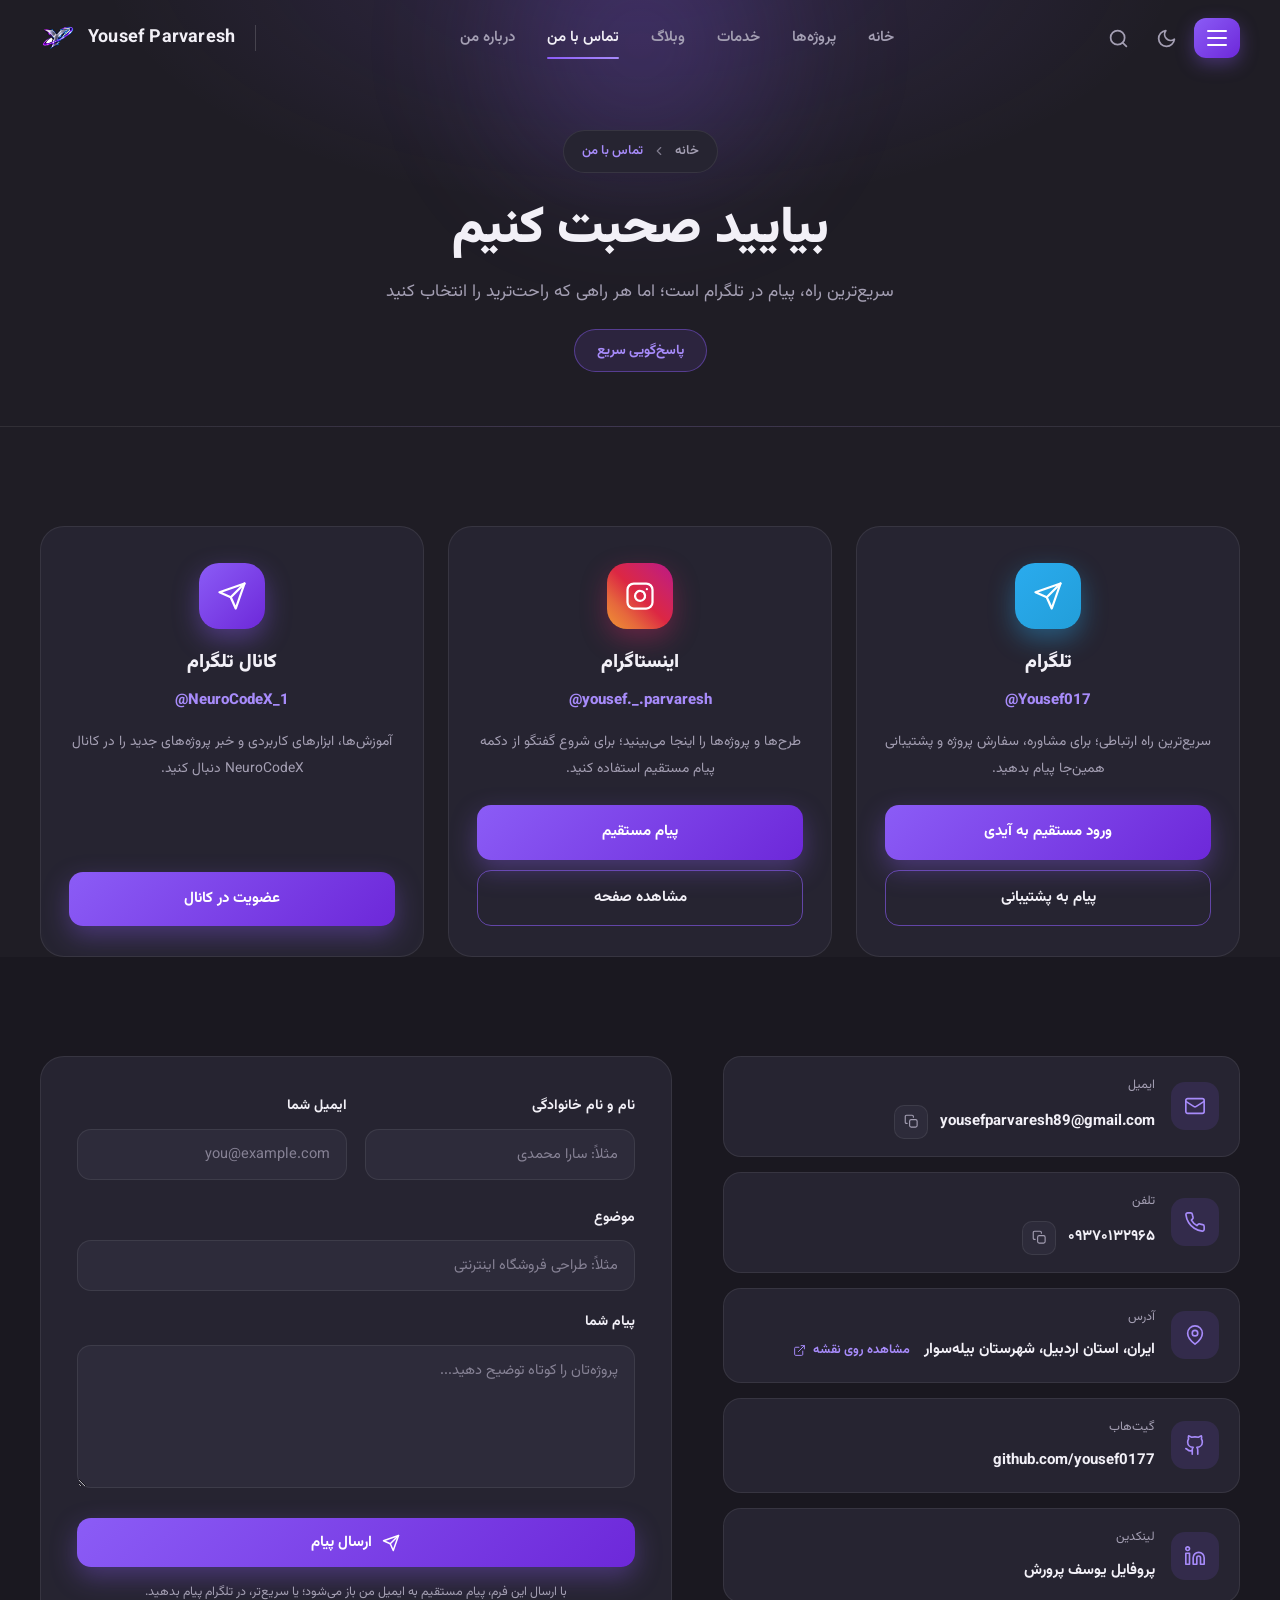
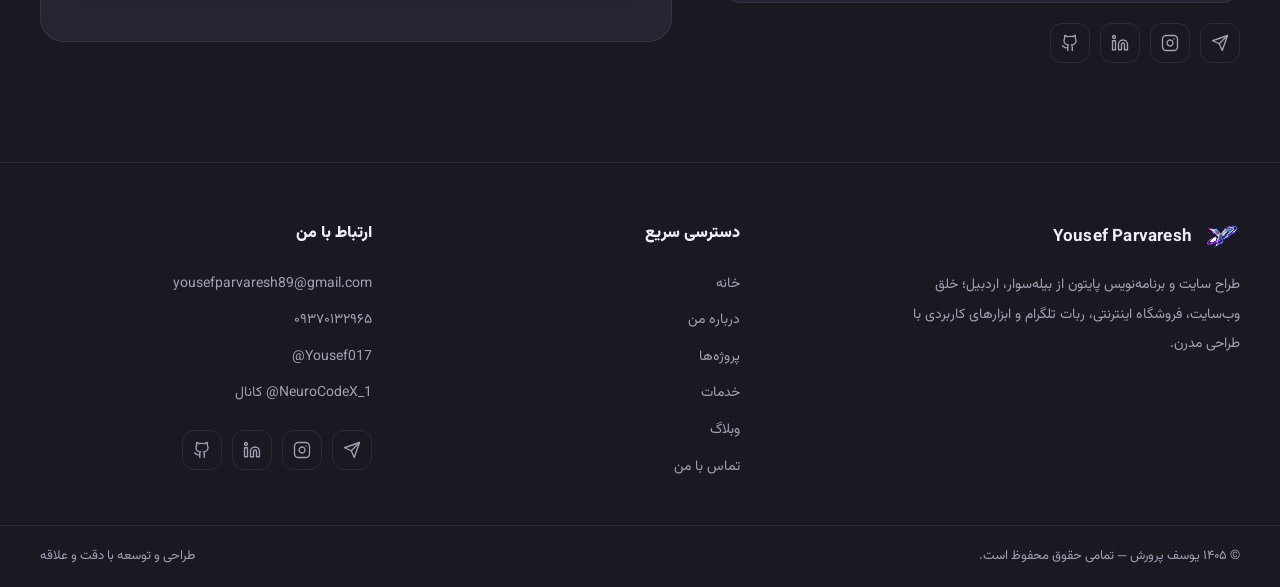
<file: contact.html>
<!DOCTYPE html>
<html lang="fa" dir="rtl" data-theme="dark">
<head>
  <meta charset="UTF-8">
  <meta name="viewport" content="width=device-width, initial-scale=1.0">
  <title>تماس با من | یوسف پرورش</title>
  <meta name="description" content="راه‌های ارتباط با یوسف پرورش: تلگرام @Yousef017، اینستاگرام، لینکدین، گیت‌هاب، تلفن ۰۹۳۷۰۱۳۲۹۶۵ و ایمیل.">
  <meta name="theme-color" content="#1f1d25">
  <link rel="icon" type="image/svg+xml" href="favicon.svg">
  <link rel="preload" href="fonts/Vazirmatn-Variable.woff2" as="font" type="font/woff2" crossorigin>
  <link rel="stylesheet" href="css/style.css">
  <script>
    /* اعمال تم ذخیره‌شده قبل از رندر برای جلوگیری از پرش رنگ */
    (function () {
      try {
        var t = localStorage.getItem('yp-theme');
        if (t === 'light' || t === 'dark') {
          document.documentElement.setAttribute('data-theme', t);
        }
      } catch (e) { /* حالت خصوصی مرورگر */ }
    })();
  </script>
</head>
<body data-page="contact">

  <a class="skip-link" href="#main">پرش به محتوای اصلی</a>

  <!-- پیش‌بارگذار -->
  <div id="preloader" class="preloader" aria-hidden="true">
    <div class="preloader-mark">Y</div>
  </div>

  <!-- ═══════════════ هدر ═══════════════ -->
  <header class="site-header" id="siteHeader">
    <div class="container header-inner">

      <a class="brand" href="index.html" aria-label="یوسف پرورش — صفحه اصلی">
        <!-- ویرایش: برای نمایش لوگوی خود، فایل لوگو را با نام logo.png در پوشه images بگذارید -->
        <span class="brand-mark" id="brandMark" aria-hidden="true"><img class="brand-logo" alt="" width="34" height="34"><span class="brand-fallback">Y</span></span>
        <span class="brand-name">Yousef Parvaresh</span>
        <span class="brand-divider"></span>
      </a>

      <nav class="main-nav" aria-label="منوی اصلی">
        <ul>
          <li><a class="nav-link" href="index.html">خانه</a></li>
          <li><a class="nav-link" href="projects.html">پروژه‌ها</a></li>
          <li><a class="nav-link" href="services.html">خدمات</a></li>
          <li><a class="nav-link" href="blog.html">وبلاگ</a></li>
          <li><a class="nav-link active" href="contact.html">تماس با من</a></li>
          <li><a class="nav-link" href="index.html#about">درباره من</a></li>
        </ul>
      </nav>

      <div class="header-actions">
        <button class="icon-btn" id="searchToggle" type="button" aria-label="جست‌وجو در سایت">
          <svg viewBox="0 0 24 24" fill="none" stroke="currentColor" stroke-width="2" stroke-linecap="round" stroke-linejoin="round" aria-hidden="true"><circle cx="11" cy="11" r="8"/><line x1="21" y1="21" x2="16.65" y2="16.65"/></svg>
        </button>
        <button class="icon-btn" id="themeToggle" type="button" aria-label="تغییر حالت روز و شب">
          <svg class="icon-moon" viewBox="0 0 24 24" fill="none" stroke="currentColor" stroke-width="2" stroke-linecap="round" stroke-linejoin="round" aria-hidden="true"><path d="M21 12.79A9 9 0 1 1 11.21 3 7 7 0 0 0 21 12.79z"/></svg>
          <svg class="icon-sun" viewBox="0 0 24 24" fill="none" stroke="currentColor" stroke-width="2" stroke-linecap="round" stroke-linejoin="round" aria-hidden="true"><circle cx="12" cy="12" r="4"/><line x1="12" y1="2" x2="12" y2="5"/><line x1="12" y1="19" x2="12" y2="22"/><line x1="4.2" y1="4.2" x2="6.3" y2="6.3"/><line x1="17.7" y1="17.7" x2="19.8" y2="19.8"/><line x1="2" y1="12" x2="5" y2="12"/><line x1="19" y1="12" x2="22" y2="12"/><line x1="4.2" y1="19.8" x2="6.3" y2="17.7"/><line x1="17.7" y1="6.3" x2="19.8" y2="4.2"/></svg>
        </button>
        <button class="menu-toggle" id="navToggle" type="button" aria-label="باز کردن منو" aria-expanded="false" aria-controls="mobileDrawer">
          <span></span><span></span><span></span>
        </button>
      </div>

    </div>
  </header>

  <!-- لایه تیره پشت منوی کشویی -->
  <div class="overlay" id="overlay" hidden></div>

  <!-- منوی کشویی -->
  <aside class="drawer" id="mobileDrawer" aria-label="منوی کشویی" aria-hidden="true">
    <div class="drawer-head">
      <span class="drawer-title">منو</span>
      <button class="icon-btn" id="drawerClose" type="button" aria-label="بستن منو">
        <svg viewBox="0 0 24 24" fill="none" stroke="currentColor" stroke-width="2" stroke-linecap="round" aria-hidden="true"><line x1="18" y1="6" x2="6" y2="18"/><line x1="6" y1="6" x2="18" y2="18"/></svg>
      </button>
    </div>
    <nav aria-label="منوی کشویی">
      <ul class="drawer-links">
        <li><a class="nav-link" href="index.html"><span class="dot"></span>خانه</a></li>
        <li><a class="nav-link" href="projects.html"><span class="dot"></span>پروژه‌ها</a></li>
        <li><a class="nav-link" href="services.html"><span class="dot"></span>خدمات</a></li>
        <li><a class="nav-link" href="blog.html"><span class="dot"></span>وبلاگ</a></li>
        <li><a class="nav-link active" href="contact.html"><span class="dot"></span>تماس با من</a></li>
        <li><a class="nav-link" href="index.html#about"><span class="dot"></span>درباره من</a></li>
      </ul>
    </nav>
    <div class="drawer-foot">
      <p class="drawer-note">برای شروع همکاری، پیام بدهید:</p>
      <a class="drawer-mail" href="https://t.me/Yousef017" target="_blank" rel="noopener">@Yousef017 در تلگرام</a>
<div class="socials "><a href="https://t.me/Yousef017" target="_blank" rel="noopener" aria-label="تلگرام"><svg viewBox="0 0 24 24" fill="none" stroke="currentColor" stroke-width="1.8" stroke-linecap="round" stroke-linejoin="round" aria-hidden="true"><path d="M22 2 11 13"/><path d="M22 2 15 22l-4-9-9-4 20-7z"/></svg></a><a href="https://www.instagram.com/yousef._.parvaresh" target="_blank" rel="noopener" aria-label="اینستاگرام"><svg viewBox="0 0 24 24" fill="none" stroke="currentColor" stroke-width="1.8" stroke-linecap="round" stroke-linejoin="round" aria-hidden="true"><rect x="2" y="2" width="20" height="20" rx="5"/><path d="M16 11.37A4 4 0 1 1 12.63 8 4 4 0 0 1 16 11.37z"/><line x1="17.5" y1="6.5" x2="17.51" y2="6.5"/></svg></a><a href="https://www.linkedin.com/in/yousef-parvaresh-808247308" target="_blank" rel="noopener" aria-label="لینکدین"><svg viewBox="0 0 24 24" fill="none" stroke="currentColor" stroke-width="1.8" stroke-linecap="round" stroke-linejoin="round" aria-hidden="true"><path d="M16 8a6 6 0 0 1 6 6v7h-4v-7a2 2 0 0 0-2-2 2 2 0 0 0-2 2v7h-4v-7a6 6 0 0 1 6-6z"/><rect x="2" y="9" width="4" height="12"/><circle cx="4" cy="4" r="2"/></svg></a><a href="https://github.com/yousef0177" target="_blank" rel="noopener" aria-label="گیت‌هاب"><svg viewBox="0 0 24 24" fill="none" stroke="currentColor" stroke-width="1.8" stroke-linecap="round" stroke-linejoin="round" aria-hidden="true"><path d="M15 22v-4a4.8 4.8 0 0 0-1-3.5c3 0 6-2 6-5.5.08-1.25-.27-2.48-1-3.5.28-1.15.28-2.35 0-3.5 0 0-1 0-3 1.5-2.64-.5-5.36-.5-8 0C6 2 5 2 5 2c-.3 1.15-.3 2.35 0 3.5A5.403 5.403 0 0 0 4 9c0 3.5 3 5.5 6 5.5-.39.49-.68 1.05-.85 1.65-.17.6-.22 1.23-.15 1.85v4"/><path d="M9 18c-4.51 2-5-2-7-2"/></svg></a></div>
    </div>
  </aside>
<main id="main">
  <!-- ═══════════════ سربرگ صفحه ═══════════════ -->
  <section class="page-header">
    <div class="page-glow" aria-hidden="true"></div>
    <div class="container page-header-inner">
      <nav class="crumbs" aria-label="مسیر صفحه">
        <a href="index.html">خانه</a>
        <svg viewBox="0 0 24 24" fill="none" stroke="currentColor" stroke-width="2" stroke-linecap="round" stroke-linejoin="round" aria-hidden="true"><polyline points="15 18 9 12 15 6"/></svg>
        <span aria-current="page">تماس با من</span>
      </nav>
      <h1 class="page-title">بیایید صحبت کنیم</h1>
      <p class="page-sub">سریع‌ترین راه، پیام در تلگرام است؛ اما هر راهی که راحت‌ترید را انتخاب کنید</p>
      <span class="page-badge">پاسخ‌گویی سریع</span>
    </div>
  </section>

    <!-- ═══════════════ راه‌های سریع ارتباط ═══════════════ -->
    <section class="section quick-contact-section">
      <div class="container">
        <div class="quick-contact">

          <div class="qc-card qc-tg reveal">
            <span class="qc-icon" aria-hidden="true"><svg viewBox="0 0 24 24" fill="none" stroke="currentColor" stroke-width="1.8" stroke-linecap="round" stroke-linejoin="round" aria-hidden="true"><path d="M22 2 11 13"/><path d="M22 2 15 22l-4-9-9-4 20-7z"/></svg></span>
            <h2>تلگرام</h2>
            <a class="qc-handle ltr" href="https://t.me/Yousef017" target="_blank" rel="noopener">@Yousef017</a>
            <p>سریع‌ترین راه ارتباطی؛ برای مشاوره، سفارش پروژه و پشتیبانی همین‌جا پیام بدهید.</p>
            <div class="qc-buttons">
              <a class="btn btn-primary" href="https://t.me/Yousef017" target="_blank" rel="noopener">ورود مستقیم به آیدی</a>
              <a class="btn btn-outline" href="https://t.me/Yousef017" target="_blank" rel="noopener">پیام به پشتیبانی</a>
            </div>
          </div>

          <div class="qc-card qc-ig reveal" data-delay="90">
            <span class="qc-icon" aria-hidden="true"><svg viewBox="0 0 24 24" fill="none" stroke="currentColor" stroke-width="1.8" stroke-linecap="round" stroke-linejoin="round" aria-hidden="true"><rect x="2" y="2" width="20" height="20" rx="5"/><path d="M16 11.37A4 4 0 1 1 12.63 8 4 4 0 0 1 16 11.37z"/><line x1="17.5" y1="6.5" x2="17.51" y2="6.5"/></svg></span>
            <h2>اینستاگرام</h2>
            <a class="qc-handle ltr" href="https://www.instagram.com/yousef._.parvaresh" target="_blank" rel="noopener">@yousef._.parvaresh</a>
            <p>طرح‌ها و پروژه‌ها را اینجا می‌بینید؛ برای شروع گفتگو از دکمه پیام مستقیم استفاده کنید.</p>
            <div class="qc-buttons">
              <a class="btn btn-primary" href="https://ig.me/m/yousef._.parvaresh" target="_blank" rel="noopener">پیام مستقیم</a>
              <a class="btn btn-outline" href="https://www.instagram.com/yousef._.parvaresh" target="_blank" rel="noopener">مشاهده صفحه</a>
            </div>
          </div>

          <div class="qc-card qc-ch reveal" data-delay="180">
            <span class="qc-icon" aria-hidden="true"><svg viewBox="0 0 24 24" fill="none" stroke="currentColor" stroke-width="1.8" stroke-linecap="round" stroke-linejoin="round" aria-hidden="true"><path d="M22 2 11 13"/><path d="M22 2 15 22l-4-9-9-4 20-7z"/></svg></span>
            <h2>کانال تلگرام</h2>
            <a class="qc-handle ltr" href="https://t.me/NeuroCodeX_1" target="_blank" rel="noopener">@NeuroCodeX_1</a>
            <p>آموزش‌ها، ابزارهای کاربردی و خبر پروژه‌های جدید را در کانال NeuroCodeX دنبال کنید.</p>
            <div class="qc-buttons">
              <a class="btn btn-primary" href="https://t.me/NeuroCodeX_1" target="_blank" rel="noopener">عضویت در کانال</a>
            </div>
          </div>

        </div>
      </div>
    </section>

    <!-- ═══════════════ اطلاعات تماس و فرم ═══════════════ -->
    <section class="section contact contact-page" id="contactDetails">
      <div class="container">
        <div class="contact-grid">
          <div class="contact-info reveal">
            <div class="info-card">
              <span class="info-icon" aria-hidden="true"><svg viewBox="0 0 24 24" fill="none" stroke="currentColor" stroke-width="1.8" stroke-linecap="round" stroke-linejoin="round" aria-hidden="true"><rect x="2" y="4" width="20" height="16" rx="2"/><path d="m22 7-8.97 5.7a1.94 1.94 0 0 1-2.06 0L2 7"/></svg></span>
              <div><span class="info-title">ایمیل</span>
                <a class="info-text ltr" href="mailto:yousefparvaresh89@gmail.com">yousefparvaresh89@gmail.com</a>
                <button class="copy-btn" type="button" data-copy="yousefparvaresh89@gmail.com" aria-label="کپی آدرس ایمیل"><svg viewBox="0 0 24 24" fill="none" stroke="currentColor" stroke-width="1.8" stroke-linecap="round" stroke-linejoin="round" aria-hidden="true"><rect x="9" y="9" width="12" height="12" rx="2.5"/><path d="M5 15H4a2 2 0 0 1-2-2V4a2 2 0 0 1 2-2h9a2 2 0 0 1 2 2v1"/></svg></button>
              </div>
            </div>
            <div class="info-card">
              <span class="info-icon" aria-hidden="true"><svg viewBox="0 0 24 24" fill="none" stroke="currentColor" stroke-width="1.8" stroke-linecap="round" stroke-linejoin="round" aria-hidden="true"><path d="M22 16.92v3a2 2 0 0 1-2.18 2 19.79 19.79 0 0 1-8.63-3.07 19.5 19.5 0 0 1-6-6 19.79 19.79 0 0 1-3.07-8.67A2 2 0 0 1 4.11 2h3a2 2 0 0 1 2 1.72 12.84 12.84 0 0 0 .7 2.81 2 2 0 0 1-.45 2.11L8.09 9.91a16 16 0 0 0 6 6l1.27-1.27a2 2 0 0 1 2.11-.45 12.84 12.84 0 0 0 2.81.7A2 2 0 0 1 22 16.92z"/></svg></span>
              <div><span class="info-title">تلفن</span>
                <a class="info-text ltr" href="tel:+989370132965" dir="ltr">۰۹۳۷۰۱۳۲۹۶۵</a>
                <button class="copy-btn" type="button" data-copy="09370132965" aria-label="کپی شماره تلفن"><svg viewBox="0 0 24 24" fill="none" stroke="currentColor" stroke-width="1.8" stroke-linecap="round" stroke-linejoin="round" aria-hidden="true"><rect x="9" y="9" width="12" height="12" rx="2.5"/><path d="M5 15H4a2 2 0 0 1-2-2V4a2 2 0 0 1 2-2h9a2 2 0 0 1 2 2v1"/></svg></button>
              </div>
            </div>
            <div class="info-card">
              <span class="info-icon" aria-hidden="true"><svg viewBox="0 0 24 24" fill="none" stroke="currentColor" stroke-width="1.8" stroke-linecap="round" stroke-linejoin="round" aria-hidden="true"><path d="M20 10c0 6-8 12-8 12s-8-6-8-12a8 8 0 0 1 16 0Z"/><circle cx="12" cy="10" r="3"/></svg></span>
              <div><span class="info-title">آدرس</span>
                <span class="info-text">ایران، استان اردبیل، شهرستان بیله‌سوار</span>
                <a class="map-link" href="https://www.google.com/maps/search/?api=1&query=%D8%A8%DB%8C%D9%84%D9%87%E2%80%8C%D8%B3%D9%88%D8%A7%D8%B1%D8%8C+%D8%A7%D8%B1%D8%AF%D8%A8%DB%8C%D9%84" target="_blank" rel="noopener">مشاهده روی نقشه <svg viewBox="0 0 24 24" fill="none" stroke="currentColor" stroke-width="1.8" stroke-linecap="round" stroke-linejoin="round" aria-hidden="true"><path d="M18 13v6a2 2 0 0 1-2 2H5a2 2 0 0 1-2-2V8a2 2 0 0 1 2-2h6"/><polyline points="15 3 21 3 21 9"/><line x1="10" y1="14" x2="21" y2="3"/></svg></a>
              </div>
            </div>
            <div class="info-card">
              <span class="info-icon" aria-hidden="true"><svg viewBox="0 0 24 24" fill="none" stroke="currentColor" stroke-width="1.8" stroke-linecap="round" stroke-linejoin="round" aria-hidden="true"><path d="M15 22v-4a4.8 4.8 0 0 0-1-3.5c3 0 6-2 6-5.5.08-1.25-.27-2.48-1-3.5.28-1.15.28-2.35 0-3.5 0 0-1 0-3 1.5-2.64-.5-5.36-.5-8 0C6 2 5 2 5 2c-.3 1.15-.3 2.35 0 3.5A5.403 5.403 0 0 0 4 9c0 3.5 3 5.5 6 5.5-.39.49-.68 1.05-.85 1.65-.17.6-.22 1.23-.15 1.85v4"/><path d="M9 18c-4.51 2-5-2-7-2"/></svg></span>
              <div><span class="info-title">گیت‌هاب</span>
                <a class="info-text ltr" href="https://github.com/yousef0177" target="_blank" rel="noopener">github.com/yousef0177</a>
              </div>
            </div>
            <div class="info-card">
              <span class="info-icon" aria-hidden="true"><svg viewBox="0 0 24 24" fill="none" stroke="currentColor" stroke-width="1.8" stroke-linecap="round" stroke-linejoin="round" aria-hidden="true"><path d="M16 8a6 6 0 0 1 6 6v7h-4v-7a2 2 0 0 0-2-2 2 2 0 0 0-2 2v7h-4v-7a6 6 0 0 1 6-6z"/><rect x="2" y="9" width="4" height="12"/><circle cx="4" cy="4" r="2"/></svg></span>
              <div><span class="info-title">لینکدین</span>
                <a class="info-text" href="https://www.linkedin.com/in/yousef-parvaresh-808247308" target="_blank" rel="noopener">پروفایل یوسف پرورش</a>
              </div>
            </div>
<div class="socials contact-socials"><a href="https://t.me/Yousef017" target="_blank" rel="noopener" aria-label="تلگرام"><svg viewBox="0 0 24 24" fill="none" stroke="currentColor" stroke-width="1.8" stroke-linecap="round" stroke-linejoin="round" aria-hidden="true"><path d="M22 2 11 13"/><path d="M22 2 15 22l-4-9-9-4 20-7z"/></svg></a><a href="https://www.instagram.com/yousef._.parvaresh" target="_blank" rel="noopener" aria-label="اینستاگرام"><svg viewBox="0 0 24 24" fill="none" stroke="currentColor" stroke-width="1.8" stroke-linecap="round" stroke-linejoin="round" aria-hidden="true"><rect x="2" y="2" width="20" height="20" rx="5"/><path d="M16 11.37A4 4 0 1 1 12.63 8 4 4 0 0 1 16 11.37z"/><line x1="17.5" y1="6.5" x2="17.51" y2="6.5"/></svg></a><a href="https://www.linkedin.com/in/yousef-parvaresh-808247308" target="_blank" rel="noopener" aria-label="لینکدین"><svg viewBox="0 0 24 24" fill="none" stroke="currentColor" stroke-width="1.8" stroke-linecap="round" stroke-linejoin="round" aria-hidden="true"><path d="M16 8a6 6 0 0 1 6 6v7h-4v-7a2 2 0 0 0-2-2 2 2 0 0 0-2 2v7h-4v-7a6 6 0 0 1 6-6z"/><rect x="2" y="9" width="4" height="12"/><circle cx="4" cy="4" r="2"/></svg></a><a href="https://github.com/yousef0177" target="_blank" rel="noopener" aria-label="گیت‌هاب"><svg viewBox="0 0 24 24" fill="none" stroke="currentColor" stroke-width="1.8" stroke-linecap="round" stroke-linejoin="round" aria-hidden="true"><path d="M15 22v-4a4.8 4.8 0 0 0-1-3.5c3 0 6-2 6-5.5.08-1.25-.27-2.48-1-3.5.28-1.15.28-2.35 0-3.5 0 0-1 0-3 1.5-2.64-.5-5.36-.5-8 0C6 2 5 2 5 2c-.3 1.15-.3 2.35 0 3.5A5.403 5.403 0 0 0 4 9c0 3.5 3 5.5 6 5.5-.39.49-.68 1.05-.85 1.65-.17.6-.22 1.23-.15 1.85v4"/><path d="M9 18c-4.51 2-5-2-7-2"/></svg></a></div>
          </div>

          <form class="contact-form reveal" data-delay="100" id="contactForm" novalidate>
            <div class="form-row">
              <div class="form-field">
                <label for="fName">نام و نام خانوادگی</label>
                <input type="text" id="fName" name="name" autocomplete="name" placeholder="مثلاً: سارا محمدی">
                <span class="error-msg" id="errName"></span>
              </div>
              <div class="form-field">
                <label for="fEmail">ایمیل شما</label>
                <input type="email" id="fEmail" name="email" autocomplete="email" placeholder="you@example.com" dir="ltr" style="text-align:right">
                <span class="error-msg" id="errEmail"></span>
              </div>
            </div>
            <div class="form-field">
              <label for="fSubject">موضوع</label>
              <input type="text" id="fSubject" name="subject" placeholder="مثلاً: طراحی فروشگاه اینترنتی">
              <span class="error-msg" id="errSubject"></span>
            </div>
            <div class="form-field">
              <label for="fMessage">پیام شما</label>
              <textarea id="fMessage" name="message" rows="5" placeholder="پروژه‌تان را کوتاه توضیح دهید..."></textarea>
              <span class="error-msg" id="errMsg"></span>
            </div>
            <button class="btn btn-primary btn-block" type="submit">
              <svg viewBox="0 0 24 24" fill="none" stroke="currentColor" stroke-width="2" stroke-linecap="round" stroke-linejoin="round" aria-hidden="true"><path d="M22 2 11 13"/><path d="M22 2 15 22l-4-9-9-4 20-7z"/></svg>
              ارسال پیام
            </button>
            <p class="form-note">با ارسال این فرم، پیام مستقیم به ایمیل من باز می‌شود؛ یا سریع‌تر، در تلگرام پیام بدهید.</p>
          </form>
        </div>
      </div>
    </section>
  </main>

  <!-- ═══════════════ فوتر ═══════════════ -->
  <footer class="site-footer">
    <div class="container footer-grid">
      <div class="footer-brand">
        <a class="brand" href="index.html"><span class="brand-mark" id="brandMarkFooter" aria-hidden="true"><img class="brand-logo" alt="" width="30" height="30"><span class="brand-fallback">Y</span></span><span class="brand-name">Yousef Parvaresh</span></a>
        <p>طراح سایت و برنامه‌نویس پایتون از بیله‌سوار، اردبیل؛ خلق وب‌سایت، فروشگاه اینترنتی، ربات تلگرام و ابزارهای کاربردی با طراحی مدرن.</p>
      </div>
      <div class="footer-col">
        <h4>دسترسی سریع</h4>
        <ul class="footer-links">
          <li><a href="index.html">خانه</a></li>
          <li><a href="index.html#about">درباره من</a></li>
          <li><a href="projects.html">پروژه‌ها</a></li>
          <li><a href="services.html">خدمات</a></li>
          <li><a href="blog.html">وبلاگ</a></li>
          <li><a href="contact.html">تماس با من</a></li>
        </ul>
      </div>
      <div class="footer-col">
        <h4>ارتباط با من</h4>
        <ul class="footer-contact">
          <li><a href="mailto:yousefparvaresh89@gmail.com" class="ltr">yousefparvaresh89@gmail.com</a></li>
          <li><a href="tel:+989370132965" class="ltr" dir="ltr">۰۹۳۷۰۱۳۲۹۶۵</a></li>
          <li><a href="https://t.me/Yousef017" target="_blank" rel="noopener" class="ltr">@Yousef017</a></li>
          <li><a href="https://t.me/NeuroCodeX_1" target="_blank" rel="noopener" class="ltr">کانال @NeuroCodeX_1</a></li>
        </ul>
<div class="socials footer-socials"><a href="https://t.me/Yousef017" target="_blank" rel="noopener" aria-label="تلگرام"><svg viewBox="0 0 24 24" fill="none" stroke="currentColor" stroke-width="1.8" stroke-linecap="round" stroke-linejoin="round" aria-hidden="true"><path d="M22 2 11 13"/><path d="M22 2 15 22l-4-9-9-4 20-7z"/></svg></a><a href="https://www.instagram.com/yousef._.parvaresh" target="_blank" rel="noopener" aria-label="اینستاگرام"><svg viewBox="0 0 24 24" fill="none" stroke="currentColor" stroke-width="1.8" stroke-linecap="round" stroke-linejoin="round" aria-hidden="true"><rect x="2" y="2" width="20" height="20" rx="5"/><path d="M16 11.37A4 4 0 1 1 12.63 8 4 4 0 0 1 16 11.37z"/><line x1="17.5" y1="6.5" x2="17.51" y2="6.5"/></svg></a><a href="https://www.linkedin.com/in/yousef-parvaresh-808247308" target="_blank" rel="noopener" aria-label="لینکدین"><svg viewBox="0 0 24 24" fill="none" stroke="currentColor" stroke-width="1.8" stroke-linecap="round" stroke-linejoin="round" aria-hidden="true"><path d="M16 8a6 6 0 0 1 6 6v7h-4v-7a2 2 0 0 0-2-2 2 2 0 0 0-2 2v7h-4v-7a6 6 0 0 1 6-6z"/><rect x="2" y="9" width="4" height="12"/><circle cx="4" cy="4" r="2"/></svg></a><a href="https://github.com/yousef0177" target="_blank" rel="noopener" aria-label="گیت‌هاب"><svg viewBox="0 0 24 24" fill="none" stroke="currentColor" stroke-width="1.8" stroke-linecap="round" stroke-linejoin="round" aria-hidden="true"><path d="M15 22v-4a4.8 4.8 0 0 0-1-3.5c3 0 6-2 6-5.5.08-1.25-.27-2.48-1-3.5.28-1.15.28-2.35 0-3.5 0 0-1 0-3 1.5-2.64-.5-5.36-.5-8 0C6 2 5 2 5 2c-.3 1.15-.3 2.35 0 3.5A5.403 5.403 0 0 0 4 9c0 3.5 3 5.5 6 5.5-.39.49-.68 1.05-.85 1.65-.17.6-.22 1.23-.15 1.85v4"/><path d="M9 18c-4.51 2-5-2-7-2"/></svg></a></div>
      </div>
    </div>
    <div class="footer-bottom">
      <div class="container footer-bottom-inner">
        <span>© <span id="faYear">۱۴۰۵</span> یوسف پرورش — تمامی حقوق محفوظ است.</span>
        <span>طراحی و توسعه با دقت و علاقه</span>
      </div>
    </div>
  </footer>

  <!-- دکمه بازگشت به بالا -->
  <button class="back-to-top" id="backToTop" type="button" aria-label="بازگشت به بالای صفحه">
    <svg viewBox="0 0 24 24" fill="none" stroke="currentColor" stroke-width="2" stroke-linecap="round" stroke-linejoin="round" aria-hidden="true"><path d="M12 19V5"/><path d="m5 12 7-7 7 7"/></svg>
  </button>

  <!-- مودال جزئیات پروژه / مقاله -->
  <div class="modal" id="modal" role="dialog" aria-modal="true" aria-labelledby="modalTitle" hidden>
    <div class="modal-backdrop" id="modalBackdrop"></div>
    <div class="modal-dialog" role="document">
      <button class="modal-close icon-btn" id="modalClose" type="button" aria-label="بستن">
        <svg viewBox="0 0 24 24" fill="none" stroke="currentColor" stroke-width="2" stroke-linecap="round" aria-hidden="true"><line x1="18" y1="6" x2="6" y2="18"/><line x1="6" y1="6" x2="18" y2="18"/></svg>
      </button>
      <div class="modal-content" id="modalContent"></div>
    </div>
  </div>

  <!-- جست‌وجوی کل سایت -->
  <div class="search-overlay" id="searchOverlay" role="dialog" aria-modal="true" aria-label="جست‌وجو در سایت" hidden>
    <div class="modal-backdrop" id="searchBackdrop"></div>
    <div class="search-panel">
      <div class="search-box">
        <svg viewBox="0 0 24 24" fill="none" stroke="currentColor" stroke-width="2" stroke-linecap="round" stroke-linejoin="round" aria-hidden="true"><circle cx="11" cy="11" r="8"/><line x1="21" y1="21" x2="16.65" y2="16.65"/></svg>
        <input type="text" id="searchInput" placeholder="جست‌وجو در پروژه‌ها، خدمات و مقاله‌ها..." autocomplete="off">
        <button class="icon-btn" id="searchClose" type="button" aria-label="بستن جست‌وجو">
          <svg viewBox="0 0 24 24" fill="none" stroke="currentColor" stroke-width="2" stroke-linecap="round" aria-hidden="true"><line x1="18" y1="6" x2="6" y2="18"/><line x1="6" y1="6" x2="18" y2="18"/></svg>
        </button>
      </div>
      <p class="search-hint" id="searchHint">مثلاً: هواشناسی، فروشگاه، QR Code، ربات، تلگرام</p>
      <ul class="search-results" id="searchResults"></ul>
    </div>
  </div>

  <!-- اعلان (توست) -->
  <div class="toast" id="toast" role="status" aria-live="polite">
    <span class="toast-icon" aria-hidden="true"><svg viewBox="0 0 24 24" fill="none" stroke="currentColor" stroke-width="2" stroke-linecap="round" stroke-linejoin="round" aria-hidden="true"><path d="M22 11.08V12a10 10 0 1 1-5.93-9.14"/><polyline points="22 4 12 14.01 9 11.01"/></svg></span>
    <span id="toastMsg"></span>
  </div>

  <noscript>
    <style>.reveal{opacity:1;transform:none}.preloader{display:none}</style>
  </noscript>

  <script src="js/script.js" defer></script>
</body>
</html>
</file>
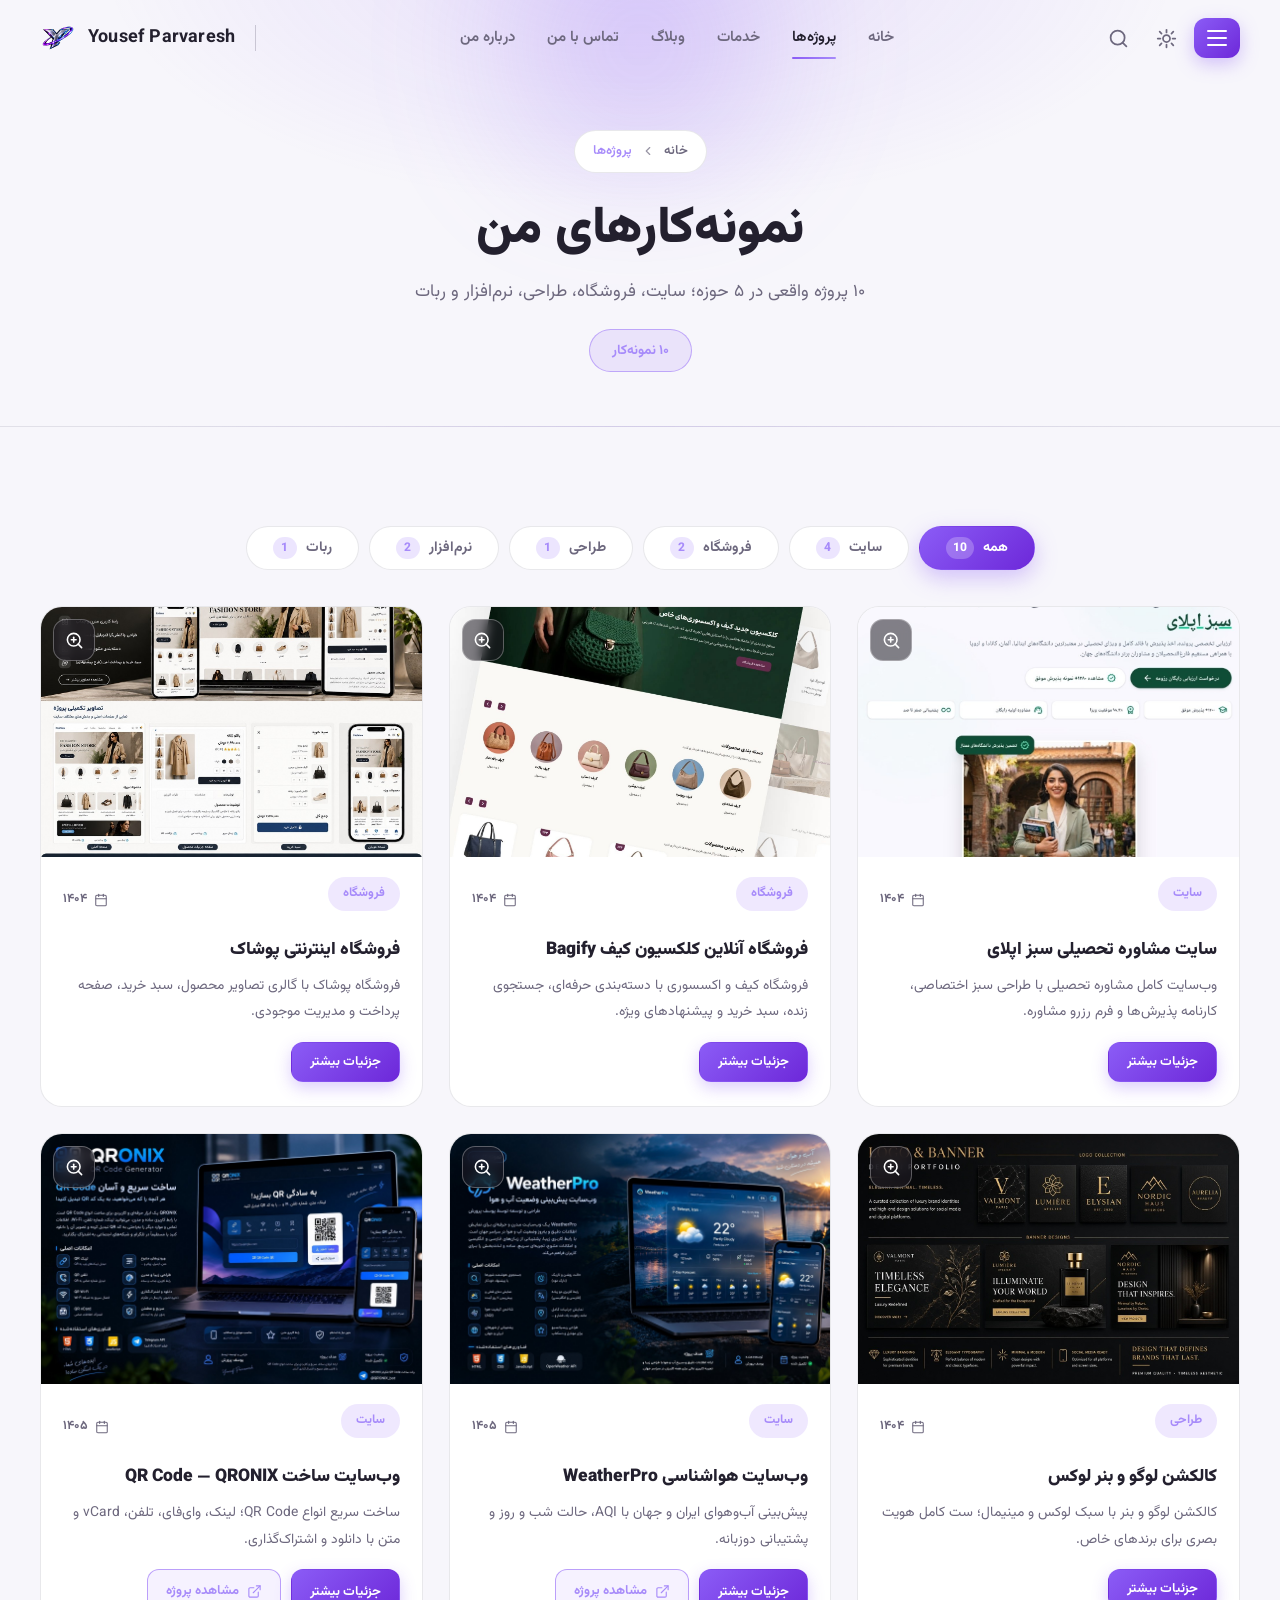
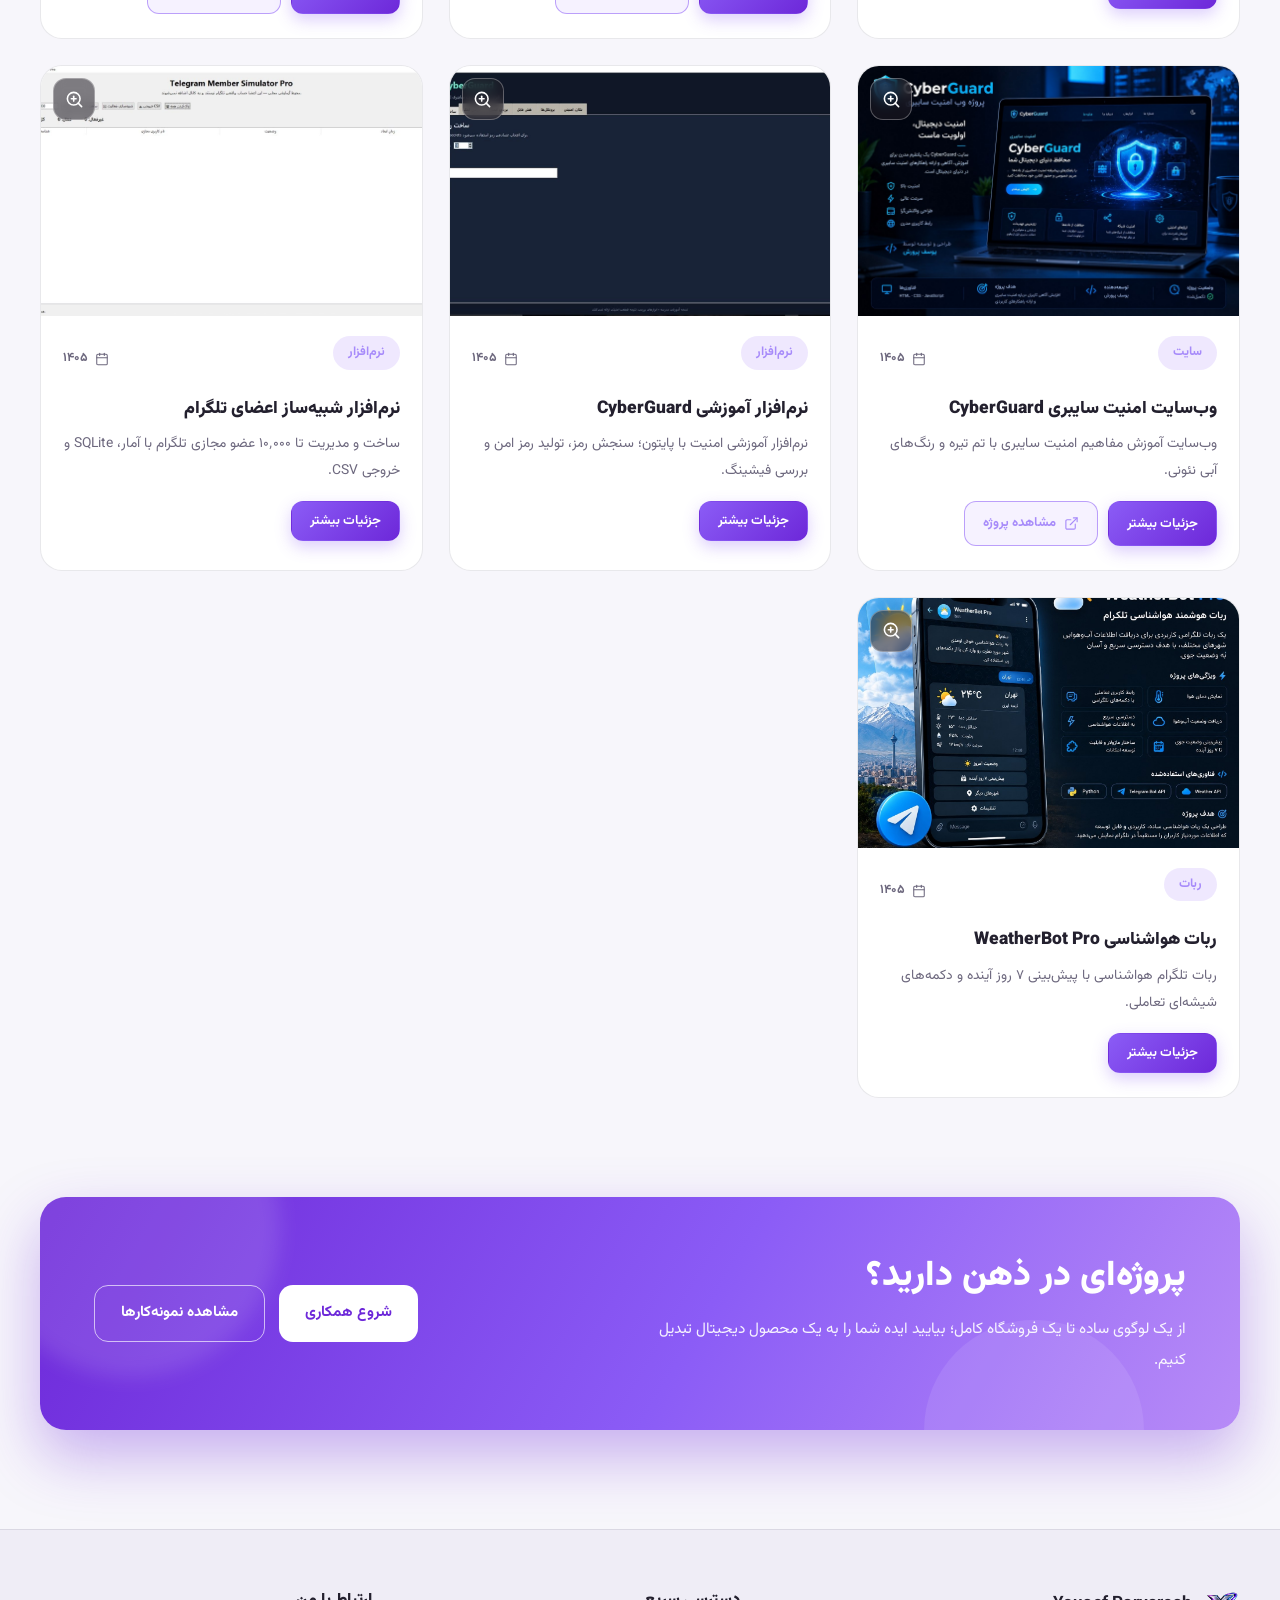
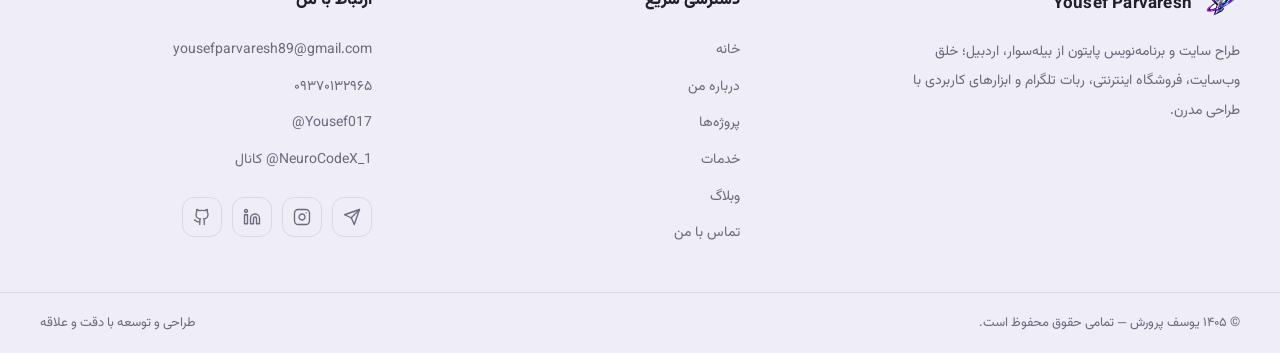
<file: projects.html>
<!DOCTYPE html>
<html lang="fa" dir="rtl" data-theme="dark">
<head>
  <meta charset="UTF-8">
  <meta name="viewport" content="width=device-width, initial-scale=1.0">
  <title>نمونه‌کارها | یوسف پرورش</title>
  <meta name="description" content="۱۰ نمونه‌کار واقعی یوسف پرورش؛ وب‌سایت هواشناسی، مولد QR Code، امنیت سایبری، فروشگاه اینترنتی، نرم‌افزار پایتون و ربات تلگرام.">
  <meta name="theme-color" content="#1f1d25">
  <link rel="icon" type="image/svg+xml" href="favicon.svg">
  <link rel="preload" href="fonts/Vazirmatn-Variable.woff2" as="font" type="font/woff2" crossorigin>
  <link rel="stylesheet" href="css/style.css">
  <script>
    /* اعمال تم ذخیره‌شده قبل از رندر برای جلوگیری از پرش رنگ */
    (function () {
      try {
        var t = localStorage.getItem('yp-theme');
        if (t === 'light' || t === 'dark') {
          document.documentElement.setAttribute('data-theme', t);
        }
      } catch (e) { /* حالت خصوصی مرورگر */ }
    })();
  </script>
</head>
<body data-page="projects">

  <a class="skip-link" href="#main">پرش به محتوای اصلی</a>

  <!-- پیش‌بارگذار -->
  <div id="preloader" class="preloader" aria-hidden="true">
    <div class="preloader-mark">Y</div>
  </div>

  <!-- ═══════════════ هدر ═══════════════ -->
  <header class="site-header" id="siteHeader">
    <div class="container header-inner">

      <a class="brand" href="index.html" aria-label="یوسف پرورش — صفحه اصلی">
        <!-- ویرایش: برای نمایش لوگوی خود، فایل لوگو را با نام logo.png در پوشه images بگذارید -->
        <span class="brand-mark" id="brandMark" aria-hidden="true"><img class="brand-logo" alt="" width="34" height="34"><span class="brand-fallback">Y</span></span>
        <span class="brand-name">Yousef Parvaresh</span>
        <span class="brand-divider"></span>
      </a>

      <nav class="main-nav" aria-label="منوی اصلی">
        <ul>
          <li><a class="nav-link" href="index.html">خانه</a></li>
          <li><a class="nav-link active" href="projects.html">پروژه‌ها</a></li>
          <li><a class="nav-link" href="services.html">خدمات</a></li>
          <li><a class="nav-link" href="blog.html">وبلاگ</a></li>
          <li><a class="nav-link" href="contact.html">تماس با من</a></li>
          <li><a class="nav-link" href="index.html#about">درباره من</a></li>
        </ul>
      </nav>

      <div class="header-actions">
        <button class="icon-btn" id="searchToggle" type="button" aria-label="جست‌وجو در سایت">
          <svg viewBox="0 0 24 24" fill="none" stroke="currentColor" stroke-width="2" stroke-linecap="round" stroke-linejoin="round" aria-hidden="true"><circle cx="11" cy="11" r="8"/><line x1="21" y1="21" x2="16.65" y2="16.65"/></svg>
        </button>
        <button class="icon-btn" id="themeToggle" type="button" aria-label="تغییر حالت روز و شب">
          <svg class="icon-moon" viewBox="0 0 24 24" fill="none" stroke="currentColor" stroke-width="2" stroke-linecap="round" stroke-linejoin="round" aria-hidden="true"><path d="M21 12.79A9 9 0 1 1 11.21 3 7 7 0 0 0 21 12.79z"/></svg>
          <svg class="icon-sun" viewBox="0 0 24 24" fill="none" stroke="currentColor" stroke-width="2" stroke-linecap="round" stroke-linejoin="round" aria-hidden="true"><circle cx="12" cy="12" r="4"/><line x1="12" y1="2" x2="12" y2="5"/><line x1="12" y1="19" x2="12" y2="22"/><line x1="4.2" y1="4.2" x2="6.3" y2="6.3"/><line x1="17.7" y1="17.7" x2="19.8" y2="19.8"/><line x1="2" y1="12" x2="5" y2="12"/><line x1="19" y1="12" x2="22" y2="12"/><line x1="4.2" y1="19.8" x2="6.3" y2="17.7"/><line x1="17.7" y1="6.3" x2="19.8" y2="4.2"/></svg>
        </button>
        <button class="menu-toggle" id="navToggle" type="button" aria-label="باز کردن منو" aria-expanded="false" aria-controls="mobileDrawer">
          <span></span><span></span><span></span>
        </button>
      </div>

    </div>
  </header>

  <!-- لایه تیره پشت منوی کشویی -->
  <div class="overlay" id="overlay" hidden></div>

  <!-- منوی کشویی -->
  <aside class="drawer" id="mobileDrawer" aria-label="منوی کشویی" aria-hidden="true">
    <div class="drawer-head">
      <span class="drawer-title">منو</span>
      <button class="icon-btn" id="drawerClose" type="button" aria-label="بستن منو">
        <svg viewBox="0 0 24 24" fill="none" stroke="currentColor" stroke-width="2" stroke-linecap="round" aria-hidden="true"><line x1="18" y1="6" x2="6" y2="18"/><line x1="6" y1="6" x2="18" y2="18"/></svg>
      </button>
    </div>
    <nav aria-label="منوی کشویی">
      <ul class="drawer-links">
        <li><a class="nav-link" href="index.html"><span class="dot"></span>خانه</a></li>
        <li><a class="nav-link active" href="projects.html"><span class="dot"></span>پروژه‌ها</a></li>
        <li><a class="nav-link" href="services.html"><span class="dot"></span>خدمات</a></li>
        <li><a class="nav-link" href="blog.html"><span class="dot"></span>وبلاگ</a></li>
        <li><a class="nav-link" href="contact.html"><span class="dot"></span>تماس با من</a></li>
        <li><a class="nav-link" href="index.html#about"><span class="dot"></span>درباره من</a></li>
      </ul>
    </nav>
    <div class="drawer-foot">
      <p class="drawer-note">برای شروع همکاری، پیام بدهید:</p>
      <a class="drawer-mail" href="https://t.me/Yousef017" target="_blank" rel="noopener">@Yousef017 در تلگرام</a>
<div class="socials "><a href="https://t.me/Yousef017" target="_blank" rel="noopener" aria-label="تلگرام"><svg viewBox="0 0 24 24" fill="none" stroke="currentColor" stroke-width="1.8" stroke-linecap="round" stroke-linejoin="round" aria-hidden="true"><path d="M22 2 11 13"/><path d="M22 2 15 22l-4-9-9-4 20-7z"/></svg></a><a href="https://www.instagram.com/yousef._.parvaresh" target="_blank" rel="noopener" aria-label="اینستاگرام"><svg viewBox="0 0 24 24" fill="none" stroke="currentColor" stroke-width="1.8" stroke-linecap="round" stroke-linejoin="round" aria-hidden="true"><rect x="2" y="2" width="20" height="20" rx="5"/><path d="M16 11.37A4 4 0 1 1 12.63 8 4 4 0 0 1 16 11.37z"/><line x1="17.5" y1="6.5" x2="17.51" y2="6.5"/></svg></a><a href="https://www.linkedin.com/in/yousef-parvaresh-808247308" target="_blank" rel="noopener" aria-label="لینکدین"><svg viewBox="0 0 24 24" fill="none" stroke="currentColor" stroke-width="1.8" stroke-linecap="round" stroke-linejoin="round" aria-hidden="true"><path d="M16 8a6 6 0 0 1 6 6v7h-4v-7a2 2 0 0 0-2-2 2 2 0 0 0-2 2v7h-4v-7a6 6 0 0 1 6-6z"/><rect x="2" y="9" width="4" height="12"/><circle cx="4" cy="4" r="2"/></svg></a><a href="https://github.com/yousef0177" target="_blank" rel="noopener" aria-label="گیت‌هاب"><svg viewBox="0 0 24 24" fill="none" stroke="currentColor" stroke-width="1.8" stroke-linecap="round" stroke-linejoin="round" aria-hidden="true"><path d="M15 22v-4a4.8 4.8 0 0 0-1-3.5c3 0 6-2 6-5.5.08-1.25-.27-2.48-1-3.5.28-1.15.28-2.35 0-3.5 0 0-1 0-3 1.5-2.64-.5-5.36-.5-8 0C6 2 5 2 5 2c-.3 1.15-.3 2.35 0 3.5A5.403 5.403 0 0 0 4 9c0 3.5 3 5.5 6 5.5-.39.49-.68 1.05-.85 1.65-.17.6-.22 1.23-.15 1.85v4"/><path d="M9 18c-4.51 2-5-2-7-2"/></svg></a></div>
    </div>
  </aside>
<main id="main">
  <!-- ═══════════════ سربرگ صفحه ═══════════════ -->
  <section class="page-header">
    <div class="page-glow" aria-hidden="true"></div>
    <div class="container page-header-inner">
      <nav class="crumbs" aria-label="مسیر صفحه">
        <a href="index.html">خانه</a>
        <svg viewBox="0 0 24 24" fill="none" stroke="currentColor" stroke-width="2" stroke-linecap="round" stroke-linejoin="round" aria-hidden="true"><polyline points="15 18 9 12 15 6"/></svg>
        <span aria-current="page">پروژه‌ها</span>
      </nav>
      <h1 class="page-title">نمونه‌کارهای من</h1>
      <p class="page-sub">۱۰ پروژه واقعی در ۵ حوزه؛ سایت، فروشگاه، طراحی، نرم‌افزار و ربات</p>
      <span class="page-badge">۱۰ نمونه‌کار</span>
    </div>
  </section>

    <!-- ═══════════════ فیلتر و لیست پروژه‌ها ═══════════════ -->
    <section class="section portfolio-page">
      <div class="container">
        <div class="filters reveal" id="filterButtons" role="group" aria-label="فیلتر نمونه‌کارها">
          <button class="filter-btn active" type="button" data-filter="all">همه<span class="f-count">10</span></button>
          <button class="filter-btn" type="button" data-filter="site">سایت<span class="f-count">4</span></button>
          <button class="filter-btn" type="button" data-filter="shop">فروشگاه<span class="f-count">2</span></button>
          <button class="filter-btn" type="button" data-filter="design">طراحی<span class="f-count">1</span></button>
          <button class="filter-btn" type="button" data-filter="software">نرم‌افزار<span class="f-count">2</span></button>
          <button class="filter-btn" type="button" data-filter="bot">ربات<span class="f-count">1</span></button>
        </div>

        <div class="projects-grid" id="projectGrid">
          <article class="project-card reveal" data-category="site" data-id="p1"
            data-title="سایت مشاوره تحصیلی سبز اپلای" data-cat-label="سایت" data-img="images/portfolio/w1-sabzapply.jpg" data-year="۱۴۰۴"
            data-desc="وب‌سایت کامل مشاوره تحصیلی سبز اپلای با طراحی سبز اختصاصی و کاملاً ریسپانسیو؛ شامل صفحه اصلی، خدمات، کارنامه پذیرش‌ها، مقایسه کشورها، فرم رزرو مشاوره و خبرنامه." data-features="طراحی مدرن و کاملاً ریسپانسیو|بخش خدمات و کارنامه پذیرش‌ها|صفحه مقایسه کشورها با جزئیات کامل|فرم رزرو مشاوره و عضویت در خبرنامه|آمار پذیرش‌ها با انیمیشن نرم" data-tags="HTML, CSS, JavaScript, GitHub Pages">
            <div class="project-thumb">
              <img src="images/portfolio/w1-sabzapply.jpg" alt="نمای پروژه سایت مشاوره تحصیلی سبز اپلای" loading="lazy" width="1344" height="768">
      <button class="thumb-zoom" type="button" aria-label="بزرگ‌نمایی تصویر سایت مشاوره تحصیلی سبز اپلای" data-zoom-img="images/portfolio/w1-sabzapply.jpg" data-zoom-title="سایت مشاوره تحصیلی سبز اپلای"><svg viewBox="0 0 24 24" fill="none" stroke="currentColor" stroke-width="2" stroke-linecap="round" stroke-linejoin="round" aria-hidden="true"><circle cx="11" cy="11" r="8"/><line x1="21" y1="21" x2="16.65" y2="16.65"/><line x1="11" y1="8" x2="11" y2="14"/><line x1="8" y1="11" x2="14" y2="11"/></svg></button>
              <div class="project-overlay"><span class="btn-view"><svg viewBox="0 0 24 24" fill="none" stroke="currentColor" stroke-width="2" stroke-linecap="round" stroke-linejoin="round" aria-hidden="true"><path d="M2 12s3-7 10-7 10 7 10 7-3 7-10 7-10-7-10-7Z"/><circle cx="12" cy="12" r="3"/></svg>مشاهده جزئیات</span></div>
            </div>
            <div class="project-body">
              <div class="proj-meta"><span class="chip">سایت</span><span class="proj-year"><svg viewBox="0 0 24 24" fill="none" stroke="currentColor" stroke-width="1.8" stroke-linecap="round" stroke-linejoin="round" aria-hidden="true"><rect x="3" y="4" width="18" height="18" rx="2"/><line x1="16" y1="2" x2="16" y2="6"/><line x1="8" y1="2" x2="8" y2="6"/><line x1="3" y1="10" x2="21" y2="10"/></svg> ۱۴۰۴</span></div>
              <h3>سایت مشاوره تحصیلی سبز اپلای</h3>
              <p>وب‌سایت کامل مشاوره تحصیلی با طراحی سبز اختصاصی، کارنامه پذیرش‌ها و فرم رزرو مشاوره.</p>
              <div class="project-actions">
                <button class="btn-mini btn-details" type="button">جزئیات بیشتر</button>
              </div>
            </div>
          </article>
          <article class="project-card reveal" data-category="shop" data-id="p2" data-delay="80"
            data-title="فروشگاه آنلاین کلکسیون کیف Bagify" data-cat-label="فروشگاه" data-img="images/portfolio/w2-bagify.jpg" data-year="۱۴۰۴"
            data-desc="فروشگاه اینترنتی کیف و اکسسوری با دسته‌بندی حرفه‌ای محصولات، جستجوی زنده، سبد خرید، صفحه جزئیات محصول، بنرهای تبلیغاتی و بخش پیشنهادهای ویژه." data-features="دسته‌بندی حرفه‌ای محصولات|سبد خرید و صفحه جزئیات محصول|جستجوی زنده بین محصولات|بنرهای تبلیغاتی هماهنگ با برند|طراحی ریسپانسیو موبایل‌فرست" data-tags="HTML, CSS, JavaScript">
            <div class="project-thumb">
              <img src="images/portfolio/w2-bagify.jpg" alt="نمای پروژه فروشگاه آنلاین کلکسیون کیف Bagify" loading="lazy" width="1344" height="768">
      <button class="thumb-zoom" type="button" aria-label="بزرگ‌نمایی تصویر فروشگاه آنلاین کلکسیون کیف Bagify" data-zoom-img="images/portfolio/w2-bagify.jpg" data-zoom-title="فروشگاه آنلاین کلکسیون کیف Bagify"><svg viewBox="0 0 24 24" fill="none" stroke="currentColor" stroke-width="2" stroke-linecap="round" stroke-linejoin="round" aria-hidden="true"><circle cx="11" cy="11" r="8"/><line x1="21" y1="21" x2="16.65" y2="16.65"/><line x1="11" y1="8" x2="11" y2="14"/><line x1="8" y1="11" x2="14" y2="11"/></svg></button>
              <div class="project-overlay"><span class="btn-view"><svg viewBox="0 0 24 24" fill="none" stroke="currentColor" stroke-width="2" stroke-linecap="round" stroke-linejoin="round" aria-hidden="true"><path d="M2 12s3-7 10-7 10 7 10 7-3 7-10 7-10-7-10-7Z"/><circle cx="12" cy="12" r="3"/></svg>مشاهده جزئیات</span></div>
            </div>
            <div class="project-body">
              <div class="proj-meta"><span class="chip">فروشگاه</span><span class="proj-year"><svg viewBox="0 0 24 24" fill="none" stroke="currentColor" stroke-width="1.8" stroke-linecap="round" stroke-linejoin="round" aria-hidden="true"><rect x="3" y="4" width="18" height="18" rx="2"/><line x1="16" y1="2" x2="16" y2="6"/><line x1="8" y1="2" x2="8" y2="6"/><line x1="3" y1="10" x2="21" y2="10"/></svg> ۱۴۰۴</span></div>
              <h3>فروشگاه آنلاین کلکسیون کیف Bagify</h3>
              <p>فروشگاه کیف و اکسسوری با دسته‌بندی حرفه‌ای، جستجوی زنده، سبد خرید و پیشنهادهای ویژه.</p>
              <div class="project-actions">
                <button class="btn-mini btn-details" type="button">جزئیات بیشتر</button>
              </div>
            </div>
          </article>
          <article class="project-card reveal" data-category="shop" data-id="p3"
            data-title="فروشگاه اینترنتی پوشاک" data-cat-label="فروشگاه" data-img="images/portfolio/w3-poshak.jpg" data-year="۱۴۰۴"
            data-desc="فروشگاه پوشاک با طراحی همزمان برای دسکتاپ و موبایل؛ صفحه اصلی، صفحه محصول با گالری تصاویر، سبد خرید، صفحه پرداخت و مدیریت موجودی محصولات." data-features="طراحی اختصاصی دسکتاپ و موبایل|صفحه محصول با گالری تصاویر|سبد خرید و فرآیند پرداخت|دسته‌بندی و جستجوی محصولات|پرداخت امن با رابط کاربری ساده" data-tags="HTML, CSS, JavaScript, Responsive Design">
            <div class="project-thumb">
              <img src="images/portfolio/w3-poshak.jpg" alt="نمای پروژه فروشگاه اینترنتی پوشاک" loading="lazy" width="1344" height="768">
      <button class="thumb-zoom" type="button" aria-label="بزرگ‌نمایی تصویر فروشگاه اینترنتی پوشاک" data-zoom-img="images/portfolio/w3-poshak.jpg" data-zoom-title="فروشگاه اینترنتی پوشاک"><svg viewBox="0 0 24 24" fill="none" stroke="currentColor" stroke-width="2" stroke-linecap="round" stroke-linejoin="round" aria-hidden="true"><circle cx="11" cy="11" r="8"/><line x1="21" y1="21" x2="16.65" y2="16.65"/><line x1="11" y1="8" x2="11" y2="14"/><line x1="8" y1="11" x2="14" y2="11"/></svg></button>
              <div class="project-overlay"><span class="btn-view"><svg viewBox="0 0 24 24" fill="none" stroke="currentColor" stroke-width="2" stroke-linecap="round" stroke-linejoin="round" aria-hidden="true"><path d="M2 12s3-7 10-7 10 7 10 7-3 7-10 7-10-7-10-7Z"/><circle cx="12" cy="12" r="3"/></svg>مشاهده جزئیات</span></div>
            </div>
            <div class="project-body">
              <div class="proj-meta"><span class="chip">فروشگاه</span><span class="proj-year"><svg viewBox="0 0 24 24" fill="none" stroke="currentColor" stroke-width="1.8" stroke-linecap="round" stroke-linejoin="round" aria-hidden="true"><rect x="3" y="4" width="18" height="18" rx="2"/><line x1="16" y1="2" x2="16" y2="6"/><line x1="8" y1="2" x2="8" y2="6"/><line x1="3" y1="10" x2="21" y2="10"/></svg> ۱۴۰۴</span></div>
              <h3>فروشگاه اینترنتی پوشاک</h3>
              <p>فروشگاه پوشاک با گالری تصاویر محصول، سبد خرید، صفحه پرداخت و مدیریت موجودی.</p>
              <div class="project-actions">
                <button class="btn-mini btn-details" type="button">جزئیات بیشتر</button>
              </div>
            </div>
          </article>
          <article class="project-card reveal" data-category="design" data-id="p4" data-delay="80"
            data-title="کالکشن لوگو و بنر لوکس" data-cat-label="طراحی" data-img="images/portfolio/w4-luxlogo.jpg" data-year="۱۴۰۴"
            data-desc="کالکشن طراحی لوگو و بنر با سبک لوکس و مینیمال برای برندهای خاص؛ شامل لوگوی اختصاصی، ست پست و استوری اینستاگرام و بنرهای تبلیغاتی با تایپوگرافی و پالت رنگی منحصربه‌فرد." data-features="طراحی لوگوی اختصاصی از صفر|ست پست و استوری اینستاگرام|بنرهای تبلیغاتی لوکس|تایپوگرافی و پالت رنگی خاص|فایل‌های آماده چاپ و انتشار" data-tags="Photoshop, Illustrator, Canva">
            <div class="project-thumb">
              <img src="images/portfolio/w4-luxlogo.jpg" alt="نمای پروژه کالکشن لوگو و بنر لوکس" loading="lazy" width="1344" height="768">
      <button class="thumb-zoom" type="button" aria-label="بزرگ‌نمایی تصویر کالکشن لوگو و بنر لوکس" data-zoom-img="images/portfolio/w4-luxlogo.jpg" data-zoom-title="کالکشن لوگو و بنر لوکس"><svg viewBox="0 0 24 24" fill="none" stroke="currentColor" stroke-width="2" stroke-linecap="round" stroke-linejoin="round" aria-hidden="true"><circle cx="11" cy="11" r="8"/><line x1="21" y1="21" x2="16.65" y2="16.65"/><line x1="11" y1="8" x2="11" y2="14"/><line x1="8" y1="11" x2="14" y2="11"/></svg></button>
              <div class="project-overlay"><span class="btn-view"><svg viewBox="0 0 24 24" fill="none" stroke="currentColor" stroke-width="2" stroke-linecap="round" stroke-linejoin="round" aria-hidden="true"><path d="M2 12s3-7 10-7 10 7 10 7-3 7-10 7-10-7-10-7Z"/><circle cx="12" cy="12" r="3"/></svg>مشاهده جزئیات</span></div>
            </div>
            <div class="project-body">
              <div class="proj-meta"><span class="chip">طراحی</span><span class="proj-year"><svg viewBox="0 0 24 24" fill="none" stroke="currentColor" stroke-width="1.8" stroke-linecap="round" stroke-linejoin="round" aria-hidden="true"><rect x="3" y="4" width="18" height="18" rx="2"/><line x1="16" y1="2" x2="16" y2="6"/><line x1="8" y1="2" x2="8" y2="6"/><line x1="3" y1="10" x2="21" y2="10"/></svg> ۱۴۰۴</span></div>
              <h3>کالکشن لوگو و بنر لوکس</h3>
              <p>کالکشن لوگو و بنر با سبک لوکس و مینیمال؛ ست کامل هویت بصری برای برندهای خاص.</p>
              <div class="project-actions">
                <button class="btn-mini btn-details" type="button">جزئیات بیشتر</button>
              </div>
            </div>
          </article>
          <article class="project-card reveal" data-category="site" data-id="p5"
            data-title="وب‌سایت هواشناسی WeatherPro" data-cat-label="سایت" data-img="images/portfolio/w5-weatherpro.jpg" data-year="۱۴۰۵" data-link="https://yousef0177.github.io/weatherpro/"
            data-desc="وب‌سایت مدرن پیش‌بینی آب‌وهوا برای شهرهای ایران و جهان؛ با جست‌وجوی شهر، نمایش دما و وضعیت جوی، پیش‌بینی روزهای آینده، سرعت باد و رطوبت، شاخص کیفیت هوا (AQI)، حالت روشن و تاریک، پشتیبانی دوزبانه فارسی/انگلیسی و طراحی کاملاً واکنش‌گرا." data-features="جست‌وجوی شهرهای ایران و جهان|نمایش دما و وضعیت فعلی آب‌وهوا|پیش‌بینی وضعیت جوی روزهای آینده|نمایش سرعت باد و میزان رطوبت|بررسی شاخص کیفیت هوا (AQI)|حالت روشن و تاریک|پشتیبانی از زبان فارسی و انگلیسی|طراحی واکنش‌گرا برای موبایل و کامپیوتر" data-tags="HTML5, CSS3, JavaScript, OpenWeather API">
            <div class="project-thumb">
              <img src="images/portfolio/w5-weatherpro.jpg" alt="نمای پروژه وب‌سایت هواشناسی WeatherPro" loading="lazy" width="1344" height="768">
      <button class="thumb-zoom" type="button" aria-label="بزرگ‌نمایی تصویر وب‌سایت هواشناسی WeatherPro" data-zoom-img="images/portfolio/w5-weatherpro.jpg" data-zoom-title="وب‌سایت هواشناسی WeatherPro"><svg viewBox="0 0 24 24" fill="none" stroke="currentColor" stroke-width="2" stroke-linecap="round" stroke-linejoin="round" aria-hidden="true"><circle cx="11" cy="11" r="8"/><line x1="21" y1="21" x2="16.65" y2="16.65"/><line x1="11" y1="8" x2="11" y2="14"/><line x1="8" y1="11" x2="14" y2="11"/></svg></button>
              <div class="project-overlay"><span class="btn-view"><svg viewBox="0 0 24 24" fill="none" stroke="currentColor" stroke-width="2" stroke-linecap="round" stroke-linejoin="round" aria-hidden="true"><path d="M2 12s3-7 10-7 10 7 10 7-3 7-10 7-10-7-10-7Z"/><circle cx="12" cy="12" r="3"/></svg>مشاهده جزئیات</span></div>
            </div>
            <div class="project-body">
              <div class="proj-meta"><span class="chip">سایت</span><span class="proj-year"><svg viewBox="0 0 24 24" fill="none" stroke="currentColor" stroke-width="1.8" stroke-linecap="round" stroke-linejoin="round" aria-hidden="true"><rect x="3" y="4" width="18" height="18" rx="2"/><line x1="16" y1="2" x2="16" y2="6"/><line x1="8" y1="2" x2="8" y2="6"/><line x1="3" y1="10" x2="21" y2="10"/></svg> ۱۴۰۵</span></div>
              <h3>وب‌سایت هواشناسی WeatherPro</h3>
              <p>پیش‌بینی آب‌وهوای ایران و جهان با AQI، حالت شب و روز و پشتیبانی دوزبانه.</p>
              <div class="project-actions">
                <button class="btn-mini btn-details" type="button">جزئیات بیشتر</button>
      <a class="btn-mini btn-live" href="https://yousef0177.github.io/weatherpro/" target="_blank" rel="noopener" aria-label="مشاهده نسخه زنده وب‌سایت هواشناسی WeatherPro"><svg viewBox="0 0 24 24" fill="none" stroke="currentColor" stroke-width="1.8" stroke-linecap="round" stroke-linejoin="round" aria-hidden="true"><path d="M18 13v6a2 2 0 0 1-2 2H5a2 2 0 0 1-2-2V8a2 2 0 0 1 2-2h6"/><polyline points="15 3 21 3 21 9"/><line x1="10" y1="14" x2="21" y2="3"/></svg>مشاهده پروژه</a>
              </div>
            </div>
          </article>
          <article class="project-card reveal" data-category="site" data-id="p6" data-delay="80"
            data-title="وب‌سایت ساخت QR Code — QRONIX" data-cat-label="سایت" data-img="images/portfolio/w6-qronix.jpg" data-year="۱۴۰۵" data-link="https://yousef0177.github.io/QR-Code-Generator/"
            data-desc="وب‌سایت کاربردی ساخت سریع و آسان انواع کد QR؛ تبدیل لینک سایت، اتصال Wi-Fi، شماره تلفن، اطلاعات تماس (vCard) و متن به کد QR با امکان دانلود تصویر و اشتراک‌گذاری — با طراحی مدرن، رابط کاربری ساده و تجربه‌ای سریع و کاربردی." data-features="تبدیل لینک و آدرس سایت به QR Code|ساخت QR Code برای اتصال به Wi-Fi|تبدیل شماره تلفن به کد QR|ساخت QR Code برای اطلاعات تماس (vCard)|تبدیل متن به کد QR|دانلود تصویر کد QR|امکان اشتراک‌گذاری کدهای تولیدشده|طراحی واکنش‌گرا برای موبایل و کامپیوتر" data-tags="HTML5, CSS3, JavaScript, QR Code Generation">
            <div class="project-thumb">
              <img src="images/portfolio/w6-qronix.jpg" alt="نمای پروژه وب‌سایت ساخت QR Code — QRONIX" loading="lazy" width="1344" height="768">
      <button class="thumb-zoom" type="button" aria-label="بزرگ‌نمایی تصویر وب‌سایت ساخت QR Code — QRONIX" data-zoom-img="images/portfolio/w6-qronix.jpg" data-zoom-title="وب‌سایت ساخت QR Code — QRONIX"><svg viewBox="0 0 24 24" fill="none" stroke="currentColor" stroke-width="2" stroke-linecap="round" stroke-linejoin="round" aria-hidden="true"><circle cx="11" cy="11" r="8"/><line x1="21" y1="21" x2="16.65" y2="16.65"/><line x1="11" y1="8" x2="11" y2="14"/><line x1="8" y1="11" x2="14" y2="11"/></svg></button>
              <div class="project-overlay"><span class="btn-view"><svg viewBox="0 0 24 24" fill="none" stroke="currentColor" stroke-width="2" stroke-linecap="round" stroke-linejoin="round" aria-hidden="true"><path d="M2 12s3-7 10-7 10 7 10 7-3 7-10 7-10-7-10-7Z"/><circle cx="12" cy="12" r="3"/></svg>مشاهده جزئیات</span></div>
            </div>
            <div class="project-body">
              <div class="proj-meta"><span class="chip">سایت</span><span class="proj-year"><svg viewBox="0 0 24 24" fill="none" stroke="currentColor" stroke-width="1.8" stroke-linecap="round" stroke-linejoin="round" aria-hidden="true"><rect x="3" y="4" width="18" height="18" rx="2"/><line x1="16" y1="2" x2="16" y2="6"/><line x1="8" y1="2" x2="8" y2="6"/><line x1="3" y1="10" x2="21" y2="10"/></svg> ۱۴۰۵</span></div>
              <h3>وب‌سایت ساخت QR Code — QRONIX</h3>
              <p>ساخت سریع انواع QR Code؛ لینک، وای‌فای، تلفن، vCard و متن با دانلود و اشتراک‌گذاری.</p>
              <div class="project-actions">
                <button class="btn-mini btn-details" type="button">جزئیات بیشتر</button>
      <a class="btn-mini btn-live" href="https://yousef0177.github.io/QR-Code-Generator/" target="_blank" rel="noopener" aria-label="مشاهده نسخه زنده وب‌سایت ساخت QR Code — QRONIX"><svg viewBox="0 0 24 24" fill="none" stroke="currentColor" stroke-width="1.8" stroke-linecap="round" stroke-linejoin="round" aria-hidden="true"><path d="M18 13v6a2 2 0 0 1-2 2H5a2 2 0 0 1-2-2V8a2 2 0 0 1 2-2h6"/><polyline points="15 3 21 3 21 9"/><line x1="10" y1="14" x2="21" y2="3"/></svg>مشاهده پروژه</a>
              </div>
            </div>
          </article>
          <article class="project-card reveal" data-category="site" data-id="p7"
            data-title="وب‌سایت امنیت سایبری CyberGuard" data-cat-label="سایت" data-img="images/portfolio/w7-cyberguard.jpg" data-year="۱۴۰۵" data-link="https://yousef0177.github.io/CyberGuard/#home"
            data-desc="وب‌سایتی با موضوع امنیت سایبری برای معرفی مفاهیم امنیت دیجیتال، حفاظت از اطلاعات و افزایش آگاهی کاربران در فضای اینترنت؛ با طراحی مدرن، رابط کاربری جذاب و حرفه‌ای، جلوه‌های بصری چشم‌نواز و تم تیره با رنگ‌های آبی نئونی." data-features="طراحی مدرن با موضوع امنیت سایبری|معرفی مفاهیم حفاظت از اطلاعات و امنیت شبکه|رابط کاربری جذاب و حرفه‌ای|طراحی مناسب برای تجربه کاربری بهتر|جلوه‌های بصری و تم تیره با رنگ‌های آبی نئونی" data-tags="HTML, CSS, JavaScript">
            <div class="project-thumb">
              <img src="images/portfolio/w7-cyberguard.jpg" alt="نمای پروژه وب‌سایت امنیت سایبری CyberGuard" loading="lazy" width="1344" height="768">
      <button class="thumb-zoom" type="button" aria-label="بزرگ‌نمایی تصویر وب‌سایت امنیت سایبری CyberGuard" data-zoom-img="images/portfolio/w7-cyberguard.jpg" data-zoom-title="وب‌سایت امنیت سایبری CyberGuard"><svg viewBox="0 0 24 24" fill="none" stroke="currentColor" stroke-width="2" stroke-linecap="round" stroke-linejoin="round" aria-hidden="true"><circle cx="11" cy="11" r="8"/><line x1="21" y1="21" x2="16.65" y2="16.65"/><line x1="11" y1="8" x2="11" y2="14"/><line x1="8" y1="11" x2="14" y2="11"/></svg></button>
              <div class="project-overlay"><span class="btn-view"><svg viewBox="0 0 24 24" fill="none" stroke="currentColor" stroke-width="2" stroke-linecap="round" stroke-linejoin="round" aria-hidden="true"><path d="M2 12s3-7 10-7 10 7 10 7-3 7-10 7-10-7-10-7Z"/><circle cx="12" cy="12" r="3"/></svg>مشاهده جزئیات</span></div>
            </div>
            <div class="project-body">
              <div class="proj-meta"><span class="chip">سایت</span><span class="proj-year"><svg viewBox="0 0 24 24" fill="none" stroke="currentColor" stroke-width="1.8" stroke-linecap="round" stroke-linejoin="round" aria-hidden="true"><rect x="3" y="4" width="18" height="18" rx="2"/><line x1="16" y1="2" x2="16" y2="6"/><line x1="8" y1="2" x2="8" y2="6"/><line x1="3" y1="10" x2="21" y2="10"/></svg> ۱۴۰۵</span></div>
              <h3>وب‌سایت امنیت سایبری CyberGuard</h3>
              <p>وب‌سایت آموزش مفاهیم امنیت سایبری با تم تیره و رنگ‌های آبی نئونی.</p>
              <div class="project-actions">
                <button class="btn-mini btn-details" type="button">جزئیات بیشتر</button>
      <a class="btn-mini btn-live" href="https://yousef0177.github.io/CyberGuard/#home" target="_blank" rel="noopener" aria-label="مشاهده نسخه زنده وب‌سایت امنیت سایبری CyberGuard"><svg viewBox="0 0 24 24" fill="none" stroke="currentColor" stroke-width="1.8" stroke-linecap="round" stroke-linejoin="round" aria-hidden="true"><path d="M18 13v6a2 2 0 0 1-2 2H5a2 2 0 0 1-2-2V8a2 2 0 0 1 2-2h6"/><polyline points="15 3 21 3 21 9"/><line x1="10" y1="14" x2="21" y2="3"/></svg>مشاهده پروژه</a>
              </div>
            </div>
          </article>
          <article class="project-card reveal" data-category="software" data-id="p8" data-delay="80"
            data-title="نرم‌افزار آموزشی CyberGuard" data-cat-label="نرم‌افزار" data-img="images/portfolio/w8-cyberapp.jpg" data-year="۱۴۰۵"
            data-desc="نرم‌افزار آموزشی امنیت سایبری با پایتون و رابط گرافیکی کاملاً فارسی؛ شامل ابزارهای کاربردی مثل سنجش قدرت رمز عبور، تولید رمز تصادفی امن، بررسی لینک و ایمیل مشکوک، هش SHA-256 و آموزش پروتکل‌های امنیتی." data-features="بررسی قدرت رمز عبور|تولید رمز تصادفی امن|بررسی لینک‌های مشکوک|بررسی قالب ایمیل‌های فیشینگ|ابزار هش SHA-256|آموزش پروتکل‌های امنیتی|رابط گرافیکی کاملاً فارسی" data-tags="Python, Tkinter, Hashlib, Persian GUI">
            <div class="project-thumb">
              <img src="images/portfolio/w8-cyberapp.jpg" alt="نمای پروژه نرم‌افزار آموزشی CyberGuard" loading="lazy" width="1344" height="768">
      <button class="thumb-zoom" type="button" aria-label="بزرگ‌نمایی تصویر نرم‌افزار آموزشی CyberGuard" data-zoom-img="images/portfolio/w8-cyberapp.jpg" data-zoom-title="نرم‌افزار آموزشی CyberGuard"><svg viewBox="0 0 24 24" fill="none" stroke="currentColor" stroke-width="2" stroke-linecap="round" stroke-linejoin="round" aria-hidden="true"><circle cx="11" cy="11" r="8"/><line x1="21" y1="21" x2="16.65" y2="16.65"/><line x1="11" y1="8" x2="11" y2="14"/><line x1="8" y1="11" x2="14" y2="11"/></svg></button>
              <div class="project-overlay"><span class="btn-view"><svg viewBox="0 0 24 24" fill="none" stroke="currentColor" stroke-width="2" stroke-linecap="round" stroke-linejoin="round" aria-hidden="true"><path d="M2 12s3-7 10-7 10 7 10 7-3 7-10 7-10-7-10-7Z"/><circle cx="12" cy="12" r="3"/></svg>مشاهده جزئیات</span></div>
            </div>
            <div class="project-body">
              <div class="proj-meta"><span class="chip">نرم‌افزار</span><span class="proj-year"><svg viewBox="0 0 24 24" fill="none" stroke="currentColor" stroke-width="1.8" stroke-linecap="round" stroke-linejoin="round" aria-hidden="true"><rect x="3" y="4" width="18" height="18" rx="2"/><line x1="16" y1="2" x2="16" y2="6"/><line x1="8" y1="2" x2="8" y2="6"/><line x1="3" y1="10" x2="21" y2="10"/></svg> ۱۴۰۵</span></div>
              <h3>نرم‌افزار آموزشی CyberGuard</h3>
              <p>نرم‌افزار آموزشی امنیت با پایتون؛ سنجش رمز، تولید رمز امن و بررسی فیشینگ.</p>
              <div class="project-actions">
                <button class="btn-mini btn-details" type="button">جزئیات بیشتر</button>
              </div>
            </div>
          </article>
          <article class="project-card reveal" data-category="software" data-id="p9"
            data-title="نرم‌افزار شبیه‌ساز اعضای تلگرام" data-cat-label="نرم‌افزار" data-img="images/portfolio/w9-tgsim.jpg" data-year="۱۴۰۵"
            data-desc="نرم‌افزار دسکتاپ ساخت و مدیریت اعضای مجازی تلگرام تا ۱۰٬۰۰۰ نفر با نام‌های تصادفی واقع‌گرایانه، آمار فعال/غیرفعال، شبیه‌سازی فعالیت، ذخیره‌سازی امن با SQLite و خروجی CSV." data-features="ساخت تا ۱۰٬۰۰۰ عضو مجازی|تولید نام‌های تصادفی واقع‌گرایانه|آمار اعضای فعال و غیرفعال|شبیه‌سازی فعالیت اعضا|ذخیره‌سازی امن با SQLite|خروجی گرفتن به فایل CSV|پاک‌سازی سریع داده‌های آزمایشی" data-tags="Python, Tkinter, SQLite, CSV">
            <div class="project-thumb">
              <img src="images/portfolio/w9-tgsim.jpg" alt="نمای پروژه نرم‌افزار شبیه‌ساز اعضای تلگرام" loading="lazy" width="1344" height="768">
      <button class="thumb-zoom" type="button" aria-label="بزرگ‌نمایی تصویر نرم‌افزار شبیه‌ساز اعضای تلگرام" data-zoom-img="images/portfolio/w9-tgsim.jpg" data-zoom-title="نرم‌افزار شبیه‌ساز اعضای تلگرام"><svg viewBox="0 0 24 24" fill="none" stroke="currentColor" stroke-width="2" stroke-linecap="round" stroke-linejoin="round" aria-hidden="true"><circle cx="11" cy="11" r="8"/><line x1="21" y1="21" x2="16.65" y2="16.65"/><line x1="11" y1="8" x2="11" y2="14"/><line x1="8" y1="11" x2="14" y2="11"/></svg></button>
              <div class="project-overlay"><span class="btn-view"><svg viewBox="0 0 24 24" fill="none" stroke="currentColor" stroke-width="2" stroke-linecap="round" stroke-linejoin="round" aria-hidden="true"><path d="M2 12s3-7 10-7 10 7 10 7-3 7-10 7-10-7-10-7Z"/><circle cx="12" cy="12" r="3"/></svg>مشاهده جزئیات</span></div>
            </div>
            <div class="project-body">
              <div class="proj-meta"><span class="chip">نرم‌افزار</span><span class="proj-year"><svg viewBox="0 0 24 24" fill="none" stroke="currentColor" stroke-width="1.8" stroke-linecap="round" stroke-linejoin="round" aria-hidden="true"><rect x="3" y="4" width="18" height="18" rx="2"/><line x1="16" y1="2" x2="16" y2="6"/><line x1="8" y1="2" x2="8" y2="6"/><line x1="3" y1="10" x2="21" y2="10"/></svg> ۱۴۰۵</span></div>
              <h3>نرم‌افزار شبیه‌ساز اعضای تلگرام</h3>
              <p>ساخت و مدیریت تا ۱۰٬۰۰۰ عضو مجازی تلگرام با آمار، SQLite و خروجی CSV.</p>
              <div class="project-actions">
                <button class="btn-mini btn-details" type="button">جزئیات بیشتر</button>
              </div>
            </div>
          </article>
          <article class="project-card reveal" data-category="bot" data-id="p10" data-delay="80"
            data-title="ربات هواشناسی WeatherBot Pro" data-cat-label="ربات" data-img="images/portfolio/w10-weatherbot.jpg" data-year="۱۴۰۵"
            data-desc="ربات تلگرام هواشناسی با گزارش دمای هوا و وضعیت جوی، پیش‌بینی ۷ روز آینده، دکمه‌های شیشه‌ای تعاملی و ساختار ماژولار و قابل توسعه برای افزودن امکانات جدید." data-features="گزارش دمای هوا و وضعیت جوی|پیش‌بینی هوای ۷ روز آینده|دکمه‌های شیشه‌ای تعاملی|ساختار ماژولار و قابل توسعه" data-tags="Python, Telegram Bot API, Weather API">
            <div class="project-thumb">
              <img src="images/portfolio/w10-weatherbot.jpg" alt="نمای پروژه ربات هواشناسی WeatherBot Pro" loading="lazy" width="1344" height="768">
      <button class="thumb-zoom" type="button" aria-label="بزرگ‌نمایی تصویر ربات هواشناسی WeatherBot Pro" data-zoom-img="images/portfolio/w10-weatherbot.jpg" data-zoom-title="ربات هواشناسی WeatherBot Pro"><svg viewBox="0 0 24 24" fill="none" stroke="currentColor" stroke-width="2" stroke-linecap="round" stroke-linejoin="round" aria-hidden="true"><circle cx="11" cy="11" r="8"/><line x1="21" y1="21" x2="16.65" y2="16.65"/><line x1="11" y1="8" x2="11" y2="14"/><line x1="8" y1="11" x2="14" y2="11"/></svg></button>
              <div class="project-overlay"><span class="btn-view"><svg viewBox="0 0 24 24" fill="none" stroke="currentColor" stroke-width="2" stroke-linecap="round" stroke-linejoin="round" aria-hidden="true"><path d="M2 12s3-7 10-7 10 7 10 7-3 7-10 7-10-7-10-7Z"/><circle cx="12" cy="12" r="3"/></svg>مشاهده جزئیات</span></div>
            </div>
            <div class="project-body">
              <div class="proj-meta"><span class="chip">ربات</span><span class="proj-year"><svg viewBox="0 0 24 24" fill="none" stroke="currentColor" stroke-width="1.8" stroke-linecap="round" stroke-linejoin="round" aria-hidden="true"><rect x="3" y="4" width="18" height="18" rx="2"/><line x1="16" y1="2" x2="16" y2="6"/><line x1="8" y1="2" x2="8" y2="6"/><line x1="3" y1="10" x2="21" y2="10"/></svg> ۱۴۰۵</span></div>
              <h3>ربات هواشناسی WeatherBot Pro</h3>
              <p>ربات تلگرام هواشناسی با پیش‌بینی ۷ روز آینده و دکمه‌های شیشه‌ای تعاملی.</p>
              <div class="project-actions">
                <button class="btn-mini btn-details" type="button">جزئیات بیشتر</button>
              </div>
            </div>
          </article>
        </div>
      </div>
    </section>

    <!-- ═══════════════ نوار دعوت به همکاری ═══════════════ -->
    <section class="section cta-section">
      <div class="container">
        <div class="cta-band reveal">
          <div class="cta-text">
            <h2>پروژه‌ای در ذهن دارید؟</h2>
            <p>از یک لوگوی ساده تا یک فروشگاه کامل؛ بیایید ایده شما را به یک محصول دیجیتال تبدیل کنیم.</p>
          </div>
          <div class="cta-actions">
            <a class="btn btn-light" href="contact.html">شروع همکاری</a>
            <a class="btn btn-ghost" href="projects.html">مشاهده نمونه‌کارها</a>
          </div>
        </div>
      </div>
    </section>
  </main>

  <!-- نمایش بزرگ تصویر نمونه‌کار (لایت‌باکس) -->
  <div class="lightbox" id="lightbox" role="dialog" aria-modal="true" aria-label="نمایش بزرگ تصویر پروژه" hidden>
    <div class="lb-backdrop" id="lbBackdrop"></div>
    <figure class="lb-stage">
      <img class="lb-img" id="lbImg" alt="">
      <figcaption class="lb-caption">
        <span class="lb-title" id="lbTitle"></span>
        <span class="lb-counter" id="lbCounter"></span>
      </figcaption>
      <div class="lb-thumbs" id="lbThumbs" hidden></div>
    </figure>
    <button class="lb-nav lb-prev" id="lbPrev" type="button" aria-label="تصویر قبلی"><svg viewBox="0 0 24 24" fill="none" stroke="currentColor" stroke-width="2.2" stroke-linecap="round" stroke-linejoin="round" aria-hidden="true"><polyline points="9 18 15 12 9 6"/></svg></button>
    <button class="lb-nav lb-next" id="lbNext" type="button" aria-label="تصویر بعدی"><svg viewBox="0 0 24 24" fill="none" stroke="currentColor" stroke-width="2.2" stroke-linecap="round" stroke-linejoin="round" aria-hidden="true"><polyline points="15 18 9 12 15 6"/></svg></button>
    <button class="lb-close icon-btn" id="lbClose" type="button" aria-label="بستن نمایش تصویر"><svg viewBox="0 0 24 24" fill="none" stroke="currentColor" stroke-width="2" stroke-linecap="round" aria-hidden="true"><line x1="18" y1="6" x2="6" y2="18"/><line x1="6" y1="6" x2="18" y2="18"/></svg></button>
  </div>

  <!-- ═══════════════ فوتر ═══════════════ -->
  <footer class="site-footer">
    <div class="container footer-grid">
      <div class="footer-brand">
        <a class="brand" href="index.html"><span class="brand-mark" id="brandMarkFooter" aria-hidden="true"><img class="brand-logo" alt="" width="30" height="30"><span class="brand-fallback">Y</span></span><span class="brand-name">Yousef Parvaresh</span></a>
        <p>طراح سایت و برنامه‌نویس پایتون از بیله‌سوار، اردبیل؛ خلق وب‌سایت، فروشگاه اینترنتی، ربات تلگرام و ابزارهای کاربردی با طراحی مدرن.</p>
      </div>
      <div class="footer-col">
        <h4>دسترسی سریع</h4>
        <ul class="footer-links">
          <li><a href="index.html">خانه</a></li>
          <li><a href="index.html#about">درباره من</a></li>
          <li><a href="projects.html">پروژه‌ها</a></li>
          <li><a href="services.html">خدمات</a></li>
          <li><a href="blog.html">وبلاگ</a></li>
          <li><a href="contact.html">تماس با من</a></li>
        </ul>
      </div>
      <div class="footer-col">
        <h4>ارتباط با من</h4>
        <ul class="footer-contact">
          <li><a href="mailto:yousefparvaresh89@gmail.com" class="ltr">yousefparvaresh89@gmail.com</a></li>
          <li><a href="tel:+989370132965" class="ltr" dir="ltr">۰۹۳۷۰۱۳۲۹۶۵</a></li>
          <li><a href="https://t.me/Yousef017" target="_blank" rel="noopener" class="ltr">@Yousef017</a></li>
          <li><a href="https://t.me/NeuroCodeX_1" target="_blank" rel="noopener" class="ltr">کانال @NeuroCodeX_1</a></li>
        </ul>
<div class="socials footer-socials"><a href="https://t.me/Yousef017" target="_blank" rel="noopener" aria-label="تلگرام"><svg viewBox="0 0 24 24" fill="none" stroke="currentColor" stroke-width="1.8" stroke-linecap="round" stroke-linejoin="round" aria-hidden="true"><path d="M22 2 11 13"/><path d="M22 2 15 22l-4-9-9-4 20-7z"/></svg></a><a href="https://www.instagram.com/yousef._.parvaresh" target="_blank" rel="noopener" aria-label="اینستاگرام"><svg viewBox="0 0 24 24" fill="none" stroke="currentColor" stroke-width="1.8" stroke-linecap="round" stroke-linejoin="round" aria-hidden="true"><rect x="2" y="2" width="20" height="20" rx="5"/><path d="M16 11.37A4 4 0 1 1 12.63 8 4 4 0 0 1 16 11.37z"/><line x1="17.5" y1="6.5" x2="17.51" y2="6.5"/></svg></a><a href="https://www.linkedin.com/in/yousef-parvaresh-808247308" target="_blank" rel="noopener" aria-label="لینکدین"><svg viewBox="0 0 24 24" fill="none" stroke="currentColor" stroke-width="1.8" stroke-linecap="round" stroke-linejoin="round" aria-hidden="true"><path d="M16 8a6 6 0 0 1 6 6v7h-4v-7a2 2 0 0 0-2-2 2 2 0 0 0-2 2v7h-4v-7a6 6 0 0 1 6-6z"/><rect x="2" y="9" width="4" height="12"/><circle cx="4" cy="4" r="2"/></svg></a><a href="https://github.com/yousef0177" target="_blank" rel="noopener" aria-label="گیت‌هاب"><svg viewBox="0 0 24 24" fill="none" stroke="currentColor" stroke-width="1.8" stroke-linecap="round" stroke-linejoin="round" aria-hidden="true"><path d="M15 22v-4a4.8 4.8 0 0 0-1-3.5c3 0 6-2 6-5.5.08-1.25-.27-2.48-1-3.5.28-1.15.28-2.35 0-3.5 0 0-1 0-3 1.5-2.64-.5-5.36-.5-8 0C6 2 5 2 5 2c-.3 1.15-.3 2.35 0 3.5A5.403 5.403 0 0 0 4 9c0 3.5 3 5.5 6 5.5-.39.49-.68 1.05-.85 1.65-.17.6-.22 1.23-.15 1.85v4"/><path d="M9 18c-4.51 2-5-2-7-2"/></svg></a></div>
      </div>
    </div>
    <div class="footer-bottom">
      <div class="container footer-bottom-inner">
        <span>© <span id="faYear">۱۴۰۵</span> یوسف پرورش — تمامی حقوق محفوظ است.</span>
        <span>طراحی و توسعه با دقت و علاقه</span>
      </div>
    </div>
  </footer>

  <!-- دکمه بازگشت به بالا -->
  <button class="back-to-top" id="backToTop" type="button" aria-label="بازگشت به بالای صفحه">
    <svg viewBox="0 0 24 24" fill="none" stroke="currentColor" stroke-width="2" stroke-linecap="round" stroke-linejoin="round" aria-hidden="true"><path d="M12 19V5"/><path d="m5 12 7-7 7 7"/></svg>
  </button>

  <!-- مودال جزئیات پروژه / مقاله -->
  <div class="modal" id="modal" role="dialog" aria-modal="true" aria-labelledby="modalTitle" hidden>
    <div class="modal-backdrop" id="modalBackdrop"></div>
    <div class="modal-dialog" role="document">
      <button class="modal-close icon-btn" id="modalClose" type="button" aria-label="بستن">
        <svg viewBox="0 0 24 24" fill="none" stroke="currentColor" stroke-width="2" stroke-linecap="round" aria-hidden="true"><line x1="18" y1="6" x2="6" y2="18"/><line x1="6" y1="6" x2="18" y2="18"/></svg>
      </button>
      <div class="modal-content" id="modalContent"></div>
    </div>
  </div>

  <!-- جست‌وجوی کل سایت -->
  <div class="search-overlay" id="searchOverlay" role="dialog" aria-modal="true" aria-label="جست‌وجو در سایت" hidden>
    <div class="modal-backdrop" id="searchBackdrop"></div>
    <div class="search-panel">
      <div class="search-box">
        <svg viewBox="0 0 24 24" fill="none" stroke="currentColor" stroke-width="2" stroke-linecap="round" stroke-linejoin="round" aria-hidden="true"><circle cx="11" cy="11" r="8"/><line x1="21" y1="21" x2="16.65" y2="16.65"/></svg>
        <input type="text" id="searchInput" placeholder="جست‌وجو در پروژه‌ها، خدمات و مقاله‌ها..." autocomplete="off">
        <button class="icon-btn" id="searchClose" type="button" aria-label="بستن جست‌وجو">
          <svg viewBox="0 0 24 24" fill="none" stroke="currentColor" stroke-width="2" stroke-linecap="round" aria-hidden="true"><line x1="18" y1="6" x2="6" y2="18"/><line x1="6" y1="6" x2="18" y2="18"/></svg>
        </button>
      </div>
      <p class="search-hint" id="searchHint">مثلاً: هواشناسی، فروشگاه، QR Code، ربات، تلگرام</p>
      <ul class="search-results" id="searchResults"></ul>
    </div>
  </div>

  <!-- اعلان (توست) -->
  <div class="toast" id="toast" role="status" aria-live="polite">
    <span class="toast-icon" aria-hidden="true"><svg viewBox="0 0 24 24" fill="none" stroke="currentColor" stroke-width="2" stroke-linecap="round" stroke-linejoin="round" aria-hidden="true"><path d="M22 11.08V12a10 10 0 1 1-5.93-9.14"/><polyline points="22 4 12 14.01 9 11.01"/></svg></span>
    <span id="toastMsg"></span>
  </div>

  <noscript>
    <style>.reveal{opacity:1;transform:none}.preloader{display:none}</style>
  </noscript>

  <script src="js/script.js" defer></script>
</body>
</html>
</file>
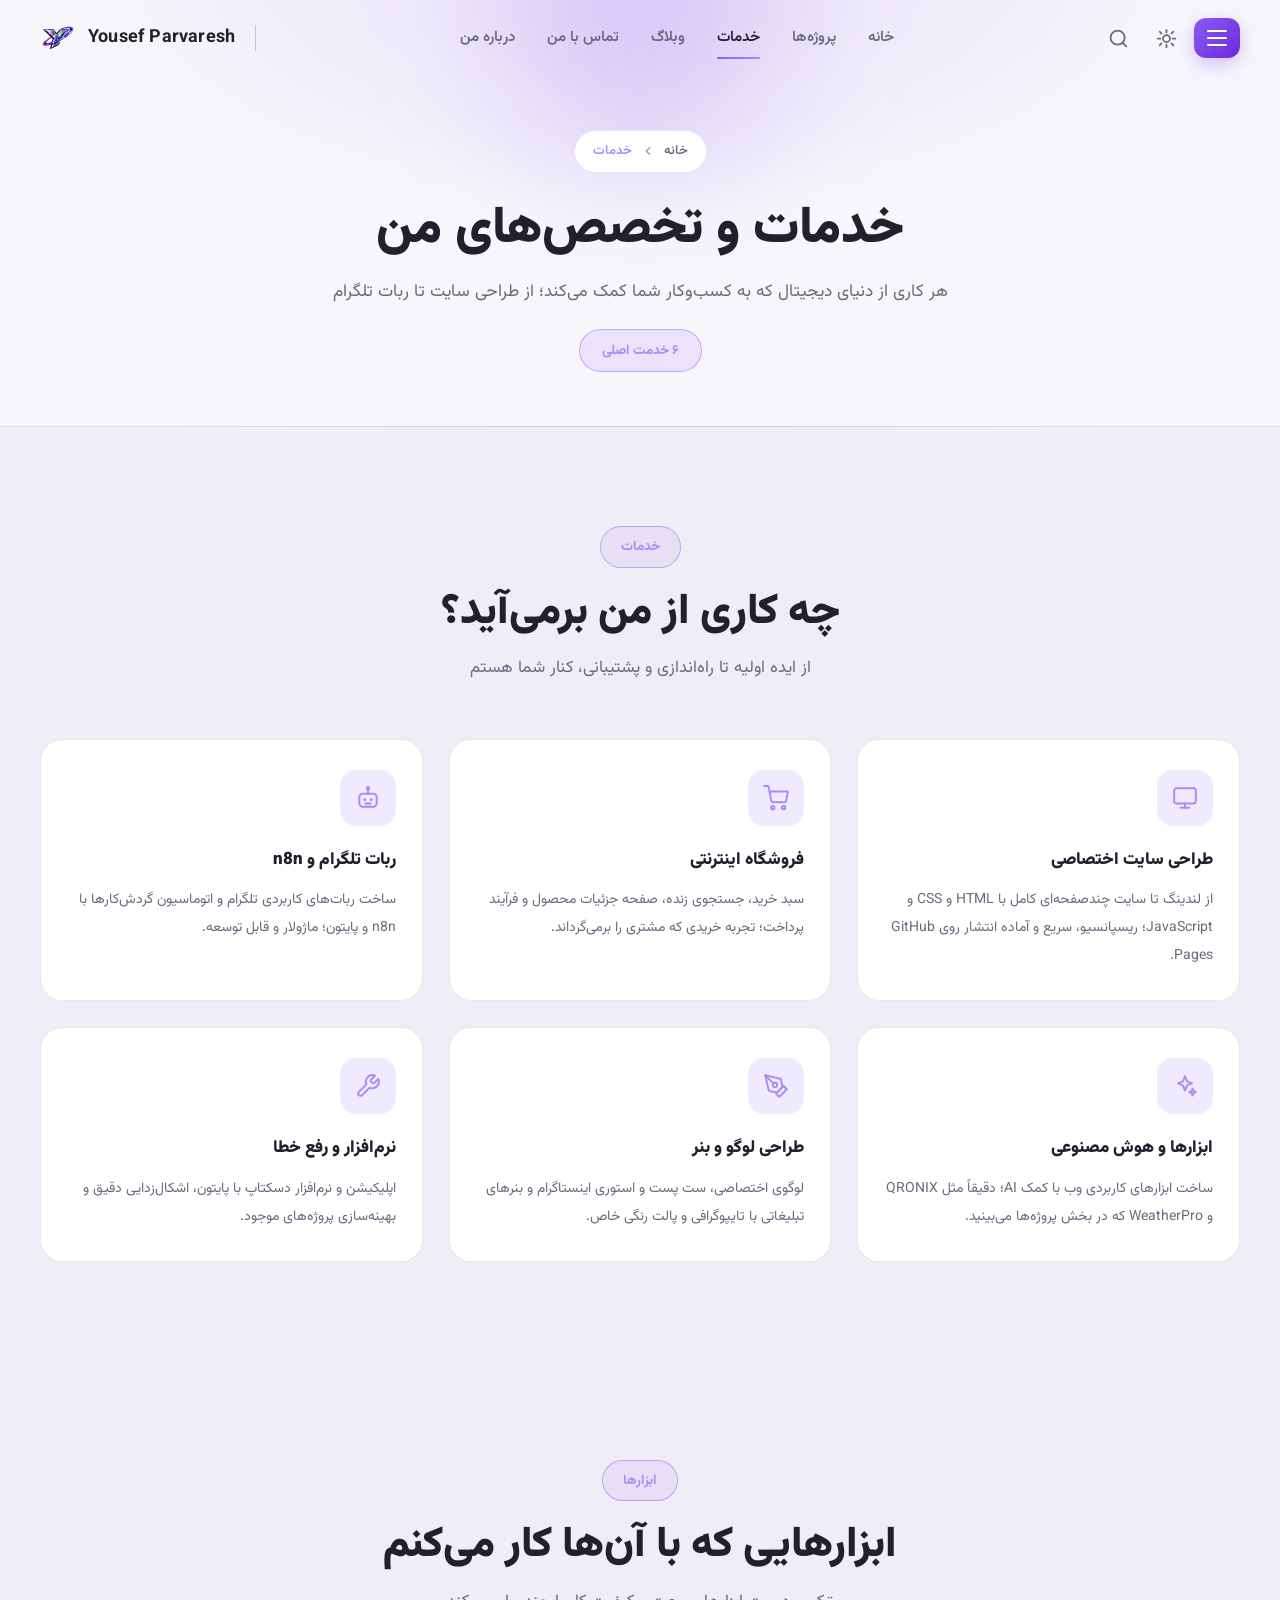
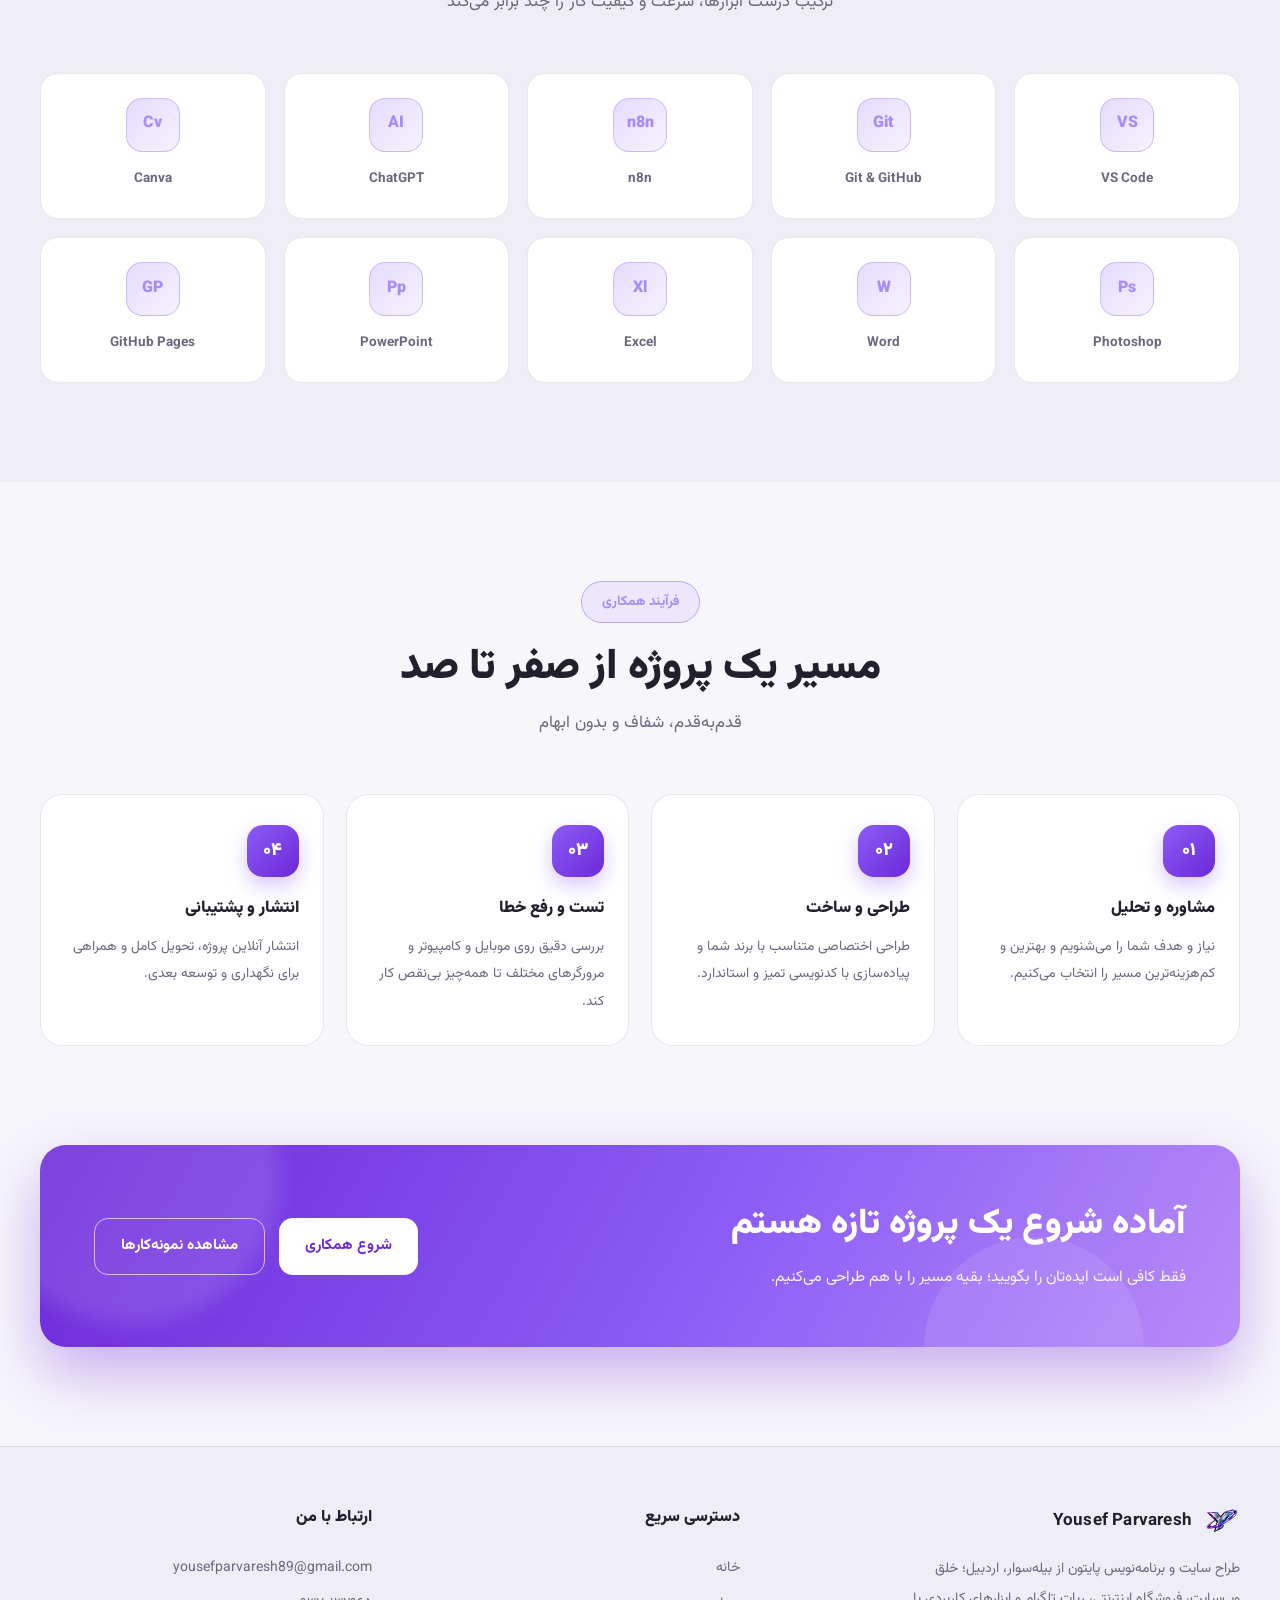
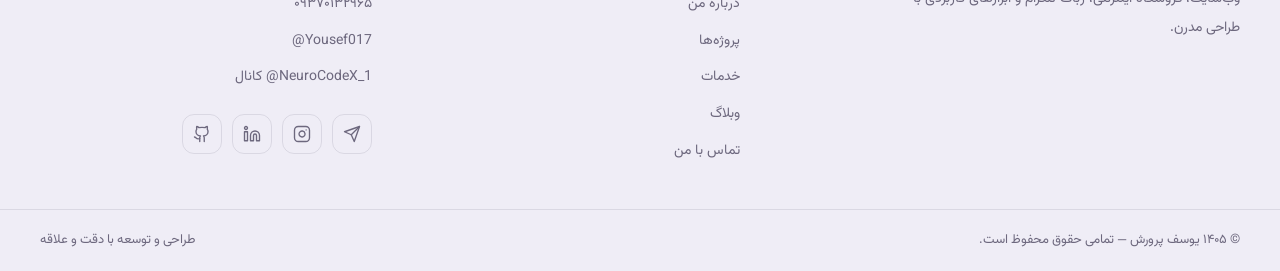
<file: services.html>
<!DOCTYPE html>
<html lang="fa" dir="rtl" data-theme="dark">
<head>
  <meta charset="UTF-8">
  <meta name="viewport" content="width=device-width, initial-scale=1.0">
  <title>خدمات و تخصص‌ها | یوسف پرورش</title>
  <meta name="description" content="خدمات یوسف پرورش: طراحی سایت، فروشگاه اینترنتی، ربات تلگرام و n8n، ابزارهای هوش مصنوعی، طراحی لوگو و بنر، نرم‌افزار و رفع خطا.">
  <meta name="theme-color" content="#1f1d25">
  <link rel="icon" type="image/svg+xml" href="favicon.svg">
  <link rel="preload" href="fonts/Vazirmatn-Variable.woff2" as="font" type="font/woff2" crossorigin>
  <link rel="stylesheet" href="css/style.css">
  <script>
    /* اعمال تم ذخیره‌شده قبل از رندر برای جلوگیری از پرش رنگ */
    (function () {
      try {
        var t = localStorage.getItem('yp-theme');
        if (t === 'light' || t === 'dark') {
          document.documentElement.setAttribute('data-theme', t);
        }
      } catch (e) { /* حالت خصوصی مرورگر */ }
    })();
  </script>
</head>
<body data-page="services">

  <a class="skip-link" href="#main">پرش به محتوای اصلی</a>

  <!-- پیش‌بارگذار -->
  <div id="preloader" class="preloader" aria-hidden="true">
    <div class="preloader-mark">Y</div>
  </div>

  <!-- ═══════════════ هدر ═══════════════ -->
  <header class="site-header" id="siteHeader">
    <div class="container header-inner">

      <a class="brand" href="index.html" aria-label="یوسف پرورش — صفحه اصلی">
        <!-- ویرایش: برای نمایش لوگوی خود، فایل لوگو را با نام logo.png در پوشه images بگذارید -->
        <span class="brand-mark" id="brandMark" aria-hidden="true"><img class="brand-logo" alt="" width="34" height="34"><span class="brand-fallback">Y</span></span>
        <span class="brand-name">Yousef Parvaresh</span>
        <span class="brand-divider"></span>
      </a>

      <nav class="main-nav" aria-label="منوی اصلی">
        <ul>
          <li><a class="nav-link" href="index.html">خانه</a></li>
          <li><a class="nav-link" href="projects.html">پروژه‌ها</a></li>
          <li><a class="nav-link active" href="services.html">خدمات</a></li>
          <li><a class="nav-link" href="blog.html">وبلاگ</a></li>
          <li><a class="nav-link" href="contact.html">تماس با من</a></li>
          <li><a class="nav-link" href="index.html#about">درباره من</a></li>
        </ul>
      </nav>

      <div class="header-actions">
        <button class="icon-btn" id="searchToggle" type="button" aria-label="جست‌وجو در سایت">
          <svg viewBox="0 0 24 24" fill="none" stroke="currentColor" stroke-width="2" stroke-linecap="round" stroke-linejoin="round" aria-hidden="true"><circle cx="11" cy="11" r="8"/><line x1="21" y1="21" x2="16.65" y2="16.65"/></svg>
        </button>
        <button class="icon-btn" id="themeToggle" type="button" aria-label="تغییر حالت روز و شب">
          <svg class="icon-moon" viewBox="0 0 24 24" fill="none" stroke="currentColor" stroke-width="2" stroke-linecap="round" stroke-linejoin="round" aria-hidden="true"><path d="M21 12.79A9 9 0 1 1 11.21 3 7 7 0 0 0 21 12.79z"/></svg>
          <svg class="icon-sun" viewBox="0 0 24 24" fill="none" stroke="currentColor" stroke-width="2" stroke-linecap="round" stroke-linejoin="round" aria-hidden="true"><circle cx="12" cy="12" r="4"/><line x1="12" y1="2" x2="12" y2="5"/><line x1="12" y1="19" x2="12" y2="22"/><line x1="4.2" y1="4.2" x2="6.3" y2="6.3"/><line x1="17.7" y1="17.7" x2="19.8" y2="19.8"/><line x1="2" y1="12" x2="5" y2="12"/><line x1="19" y1="12" x2="22" y2="12"/><line x1="4.2" y1="19.8" x2="6.3" y2="17.7"/><line x1="17.7" y1="6.3" x2="19.8" y2="4.2"/></svg>
        </button>
        <button class="menu-toggle" id="navToggle" type="button" aria-label="باز کردن منو" aria-expanded="false" aria-controls="mobileDrawer">
          <span></span><span></span><span></span>
        </button>
      </div>

    </div>
  </header>

  <!-- لایه تیره پشت منوی کشویی -->
  <div class="overlay" id="overlay" hidden></div>

  <!-- منوی کشویی -->
  <aside class="drawer" id="mobileDrawer" aria-label="منوی کشویی" aria-hidden="true">
    <div class="drawer-head">
      <span class="drawer-title">منو</span>
      <button class="icon-btn" id="drawerClose" type="button" aria-label="بستن منو">
        <svg viewBox="0 0 24 24" fill="none" stroke="currentColor" stroke-width="2" stroke-linecap="round" aria-hidden="true"><line x1="18" y1="6" x2="6" y2="18"/><line x1="6" y1="6" x2="18" y2="18"/></svg>
      </button>
    </div>
    <nav aria-label="منوی کشویی">
      <ul class="drawer-links">
        <li><a class="nav-link" href="index.html"><span class="dot"></span>خانه</a></li>
        <li><a class="nav-link" href="projects.html"><span class="dot"></span>پروژه‌ها</a></li>
        <li><a class="nav-link active" href="services.html"><span class="dot"></span>خدمات</a></li>
        <li><a class="nav-link" href="blog.html"><span class="dot"></span>وبلاگ</a></li>
        <li><a class="nav-link" href="contact.html"><span class="dot"></span>تماس با من</a></li>
        <li><a class="nav-link" href="index.html#about"><span class="dot"></span>درباره من</a></li>
      </ul>
    </nav>
    <div class="drawer-foot">
      <p class="drawer-note">برای شروع همکاری، پیام بدهید:</p>
      <a class="drawer-mail" href="https://t.me/Yousef017" target="_blank" rel="noopener">@Yousef017 در تلگرام</a>
<div class="socials "><a href="https://t.me/Yousef017" target="_blank" rel="noopener" aria-label="تلگرام"><svg viewBox="0 0 24 24" fill="none" stroke="currentColor" stroke-width="1.8" stroke-linecap="round" stroke-linejoin="round" aria-hidden="true"><path d="M22 2 11 13"/><path d="M22 2 15 22l-4-9-9-4 20-7z"/></svg></a><a href="https://www.instagram.com/yousef._.parvaresh" target="_blank" rel="noopener" aria-label="اینستاگرام"><svg viewBox="0 0 24 24" fill="none" stroke="currentColor" stroke-width="1.8" stroke-linecap="round" stroke-linejoin="round" aria-hidden="true"><rect x="2" y="2" width="20" height="20" rx="5"/><path d="M16 11.37A4 4 0 1 1 12.63 8 4 4 0 0 1 16 11.37z"/><line x1="17.5" y1="6.5" x2="17.51" y2="6.5"/></svg></a><a href="https://www.linkedin.com/in/yousef-parvaresh-808247308" target="_blank" rel="noopener" aria-label="لینکدین"><svg viewBox="0 0 24 24" fill="none" stroke="currentColor" stroke-width="1.8" stroke-linecap="round" stroke-linejoin="round" aria-hidden="true"><path d="M16 8a6 6 0 0 1 6 6v7h-4v-7a2 2 0 0 0-2-2 2 2 0 0 0-2 2v7h-4v-7a6 6 0 0 1 6-6z"/><rect x="2" y="9" width="4" height="12"/><circle cx="4" cy="4" r="2"/></svg></a><a href="https://github.com/yousef0177" target="_blank" rel="noopener" aria-label="گیت‌هاب"><svg viewBox="0 0 24 24" fill="none" stroke="currentColor" stroke-width="1.8" stroke-linecap="round" stroke-linejoin="round" aria-hidden="true"><path d="M15 22v-4a4.8 4.8 0 0 0-1-3.5c3 0 6-2 6-5.5.08-1.25-.27-2.48-1-3.5.28-1.15.28-2.35 0-3.5 0 0-1 0-3 1.5-2.64-.5-5.36-.5-8 0C6 2 5 2 5 2c-.3 1.15-.3 2.35 0 3.5A5.403 5.403 0 0 0 4 9c0 3.5 3 5.5 6 5.5-.39.49-.68 1.05-.85 1.65-.17.6-.22 1.23-.15 1.85v4"/><path d="M9 18c-4.51 2-5-2-7-2"/></svg></a></div>
    </div>
  </aside>
<main id="main">
  <!-- ═══════════════ سربرگ صفحه ═══════════════ -->
  <section class="page-header">
    <div class="page-glow" aria-hidden="true"></div>
    <div class="container page-header-inner">
      <nav class="crumbs" aria-label="مسیر صفحه">
        <a href="index.html">خانه</a>
        <svg viewBox="0 0 24 24" fill="none" stroke="currentColor" stroke-width="2" stroke-linecap="round" stroke-linejoin="round" aria-hidden="true"><polyline points="15 18 9 12 15 6"/></svg>
        <span aria-current="page">خدمات</span>
      </nav>
      <h1 class="page-title">خدمات و تخصص‌های من</h1>
      <p class="page-sub">هر کاری از دنیای دیجیتال که به کسب‌وکار شما کمک می‌کند؛ از طراحی سایت تا ربات تلگرام</p>
      <span class="page-badge">۶ خدمت اصلی</span>
    </div>
  </section>


    <!-- ═══════════════ خدمات ═══════════════ -->
    <section class="section services" id="services">
      <div class="container">
        <div class="section-head reveal">
          <span class="section-tag">خدمات</span>
          <h2 class="section-title">چه کاری از من برمی‌آید؟</h2>
          <p class="section-sub">از ایده اولیه تا راه‌اندازی و پشتیبانی، کنار شما هستم</p>
        </div>

        <div class="services-grid">
          <div class="service-card reveal" data-delay="0">
            <span class="service-icon" aria-hidden="true"><svg viewBox="0 0 24 24" fill="none" stroke="currentColor" stroke-width="1.8" stroke-linecap="round" stroke-linejoin="round" aria-hidden="true"><rect x="2" y="3" width="20" height="14" rx="2"/><line x1="8" y1="21" x2="16" y2="21"/><line x1="12" y1="17" x2="12" y2="21"/></svg></span>
            <h3>طراحی سایت اختصاصی</h3>
            <p>از لندینگ تا سایت چندصفحه‌ای کامل با HTML و CSS و JavaScript؛ ریسپانسیو، سریع و آماده انتشار روی GitHub Pages.</p>
          </div>
          <div class="service-card reveal" data-delay="80">
            <span class="service-icon" aria-hidden="true"><svg viewBox="0 0 24 24" fill="none" stroke="currentColor" stroke-width="1.8" stroke-linecap="round" stroke-linejoin="round" aria-hidden="true"><circle cx="9" cy="21" r="1.6"/><circle cx="19" cy="21" r="1.6"/><path d="M1 1h4l2.68 13.39a2 2 0 0 0 2 1.61h9.72a2 2 0 0 0 2-1.61L23 6H6"/></svg></span>
            <h3>فروشگاه اینترنتی</h3>
            <p>سبد خرید، جستجوی زنده، صفحه جزئیات محصول و فرآیند پرداخت؛ تجربه خریدی که مشتری را برمی‌گرداند.</p>
          </div>
          <div class="service-card reveal" data-delay="160">
            <span class="service-icon" aria-hidden="true"><svg viewBox="0 0 24 24" fill="none" stroke="currentColor" stroke-width="1.8" stroke-linecap="round" stroke-linejoin="round" aria-hidden="true"><rect x="4" y="8" width="16" height="12" rx="3"/><path d="M12 8V4"/><circle cx="12" cy="3" r="1.2"/><circle cx="9" cy="13.5" r="1.3" fill="currentColor" stroke="none"/><circle cx="15" cy="13.5" r="1.3" fill="currentColor" stroke="none"/><path d="M9.5 17h5"/></svg></span>
            <h3>ربات تلگرام و n8n</h3>
            <p>ساخت ربات‌های کاربردی تلگرام و اتوماسیون گردش‌کارها با n8n و پایتون؛ ماژولار و قابل توسعه.</p>
          </div>
          <div class="service-card reveal" data-delay="0">
            <span class="service-icon" aria-hidden="true"><svg viewBox="0 0 24 24" fill="none" stroke="currentColor" stroke-width="1.8" stroke-linecap="round" stroke-linejoin="round" aria-hidden="true"><path d="M12 3l1.9 4.7L18.6 9.6l-4.7 1.9L12 16.2l-1.9-4.7L5.4 9.6l4.7-1.9z"/><path d="M19 14.5l.9 2.2 2.2.9-2.2.9-.9 2.2-.9-2.2-2.2-.9 2.2-.9z"/></svg></span>
            <h3>ابزارها و هوش مصنوعی</h3>
            <p>ساخت ابزارهای کاربردی وب با کمک AI؛ دقیقاً مثل QRONIX و WeatherPro که در بخش پروژه‌ها می‌بینید.</p>
          </div>
          <div class="service-card reveal" data-delay="80">
            <span class="service-icon" aria-hidden="true"><svg viewBox="0 0 24 24" fill="none" stroke="currentColor" stroke-width="1.8" stroke-linecap="round" stroke-linejoin="round" aria-hidden="true"><path d="M12 19l7-7 3 3-7 7-3-3z"/><path d="M18 13l-1.5-7.5L2 2l3.5 14.5L13 18l5-5z"/><path d="M2 2l7.586 7.586"/><circle cx="11" cy="11" r="2"/></svg></span>
            <h3>طراحی لوگو و بنر</h3>
            <p>لوگوی اختصاصی، ست پست و استوری اینستاگرام و بنرهای تبلیغاتی با تایپوگرافی و پالت رنگی خاص.</p>
          </div>
          <div class="service-card reveal" data-delay="160">
            <span class="service-icon" aria-hidden="true"><svg viewBox="0 0 24 24" fill="none" stroke="currentColor" stroke-width="1.8" stroke-linecap="round" stroke-linejoin="round" aria-hidden="true"><path d="M14.7 6.3a1 1 0 0 0 0 1.4l1.6 1.6a1 1 0 0 0 1.4 0l3.77-3.77a6 6 0 0 1-7.94 7.94l-6.91 6.91a2.12 2.12 0 0 1-3-3l6.91-6.91a6 6 0 0 1 7.94-7.94l-3.76 3.76z"/></svg></span>
            <h3>نرم‌افزار و رفع خطا</h3>
            <p>اپلیکیشن و نرم‌افزار دسکتاپ با پایتون، اشکال‌زدایی دقیق و بهینه‌سازی پروژه‌های موجود.</p>
          </div>
        </div>
      </div>
    </section>

    <!-- ═══════════════ ابزارها ═══════════════ -->
    <section class="section tools" id="tools">
      <div class="container">
        <div class="section-head reveal">
          <span class="section-tag">ابزارها</span>
          <h2 class="section-title">ابزارهایی که با آن‌ها کار می‌کنم</h2>
          <p class="section-sub">ترکیب درست ابزارها، سرعت و کیفیت کار را چند برابر می‌کند</p>
        </div>

        <div class="tools-grid">
          <div class="tool-tile reveal" data-delay="60">
            <span class="tool-mark" aria-hidden="true">VS</span>
            <span class="tool-name">VS Code</span>
          </div>
          <div class="tool-tile reveal" data-delay="60">
            <span class="tool-mark" aria-hidden="true">Git</span>
            <span class="tool-name">Git & GitHub</span>
          </div>
          <div class="tool-tile reveal" data-delay="60">
            <span class="tool-mark" aria-hidden="true">n8n</span>
            <span class="tool-name">n8n</span>
          </div>
          <div class="tool-tile reveal" data-delay="60">
            <span class="tool-mark" aria-hidden="true">AI</span>
            <span class="tool-name">ChatGPT</span>
          </div>
          <div class="tool-tile reveal" data-delay="60">
            <span class="tool-mark" aria-hidden="true">Cv</span>
            <span class="tool-name">Canva</span>
          </div>
          <div class="tool-tile reveal" data-delay="60">
            <span class="tool-mark" aria-hidden="true">Ps</span>
            <span class="tool-name">Photoshop</span>
          </div>
          <div class="tool-tile reveal" data-delay="60">
            <span class="tool-mark" aria-hidden="true">W</span>
            <span class="tool-name">Word</span>
          </div>
          <div class="tool-tile reveal" data-delay="60">
            <span class="tool-mark" aria-hidden="true">Xl</span>
            <span class="tool-name">Excel</span>
          </div>
          <div class="tool-tile reveal" data-delay="60">
            <span class="tool-mark" aria-hidden="true">Pp</span>
            <span class="tool-name">PowerPoint</span>
          </div>
          <div class="tool-tile reveal" data-delay="60">
            <span class="tool-mark" aria-hidden="true">GP</span>
            <span class="tool-name">GitHub Pages</span>
          </div>
        </div>
      </div>
    </section>

    <!-- ═══════════════ فرآیند همکاری ═══════════════ -->
    <section class="section process" id="process">
      <div class="container">
        <div class="section-head reveal">
          <span class="section-tag">فرآیند همکاری</span>
          <h2 class="section-title">مسیر یک پروژه از صفر تا صد</h2>
          <p class="section-sub">قدم‌به‌قدم، شفاف و بدون ابهام</p>
        </div>

        <div class="process-grid">
          <div class="process-step reveal" data-delay="80">
            <span class="process-num" aria-hidden="true">۰۱</span>
            <h3>مشاوره و تحلیل</h3>
            <p>نیاز و هدف شما را می‌شنویم و بهترین و کم‌هزینه‌ترین مسیر را انتخاب می‌کنیم.</p>
          </div>
          <div class="process-step reveal" data-delay="80">
            <span class="process-num" aria-hidden="true">۰۲</span>
            <h3>طراحی و ساخت</h3>
            <p>طراحی اختصاصی متناسب با برند شما و پیاده‌سازی با کدنویسی تمیز و استاندارد.</p>
          </div>
          <div class="process-step reveal" data-delay="80">
            <span class="process-num" aria-hidden="true">۰۳</span>
            <h3>تست و رفع خطا</h3>
            <p>بررسی دقیق روی موبایل و کامپیوتر و مرورگرهای مختلف تا همه‌چیز بی‌نقص کار کند.</p>
          </div>
          <div class="process-step reveal" data-delay="80">
            <span class="process-num" aria-hidden="true">۰۴</span>
            <h3>انتشار و پشتیبانی</h3>
            <p>انتشار آنلاین پروژه، تحویل کامل و همراهی برای نگهداری و توسعه بعدی.</p>
          </div>
        </div>
      </div>
    </section>

    <!-- ═══════════════ نوار دعوت به همکاری ═══════════════ -->
    <section class="section cta-section">
      <div class="container">
        <div class="cta-band reveal">
          <div class="cta-text">
            <h2>آماده شروع یک پروژه تازه هستم</h2>
            <p>فقط کافی است ایده‌تان را بگویید؛ بقیه مسیر را با هم طراحی می‌کنیم.</p>
          </div>
          <div class="cta-actions">
            <a class="btn btn-light" href="contact.html">شروع همکاری</a>
            <a class="btn btn-ghost" href="projects.html">مشاهده نمونه‌کارها</a>
          </div>
        </div>
      </div>
    </section>
  </main>

  <!-- ═══════════════ فوتر ═══════════════ -->
  <footer class="site-footer">
    <div class="container footer-grid">
      <div class="footer-brand">
        <a class="brand" href="index.html"><span class="brand-mark" id="brandMarkFooter" aria-hidden="true"><img class="brand-logo" alt="" width="30" height="30"><span class="brand-fallback">Y</span></span><span class="brand-name">Yousef Parvaresh</span></a>
        <p>طراح سایت و برنامه‌نویس پایتون از بیله‌سوار، اردبیل؛ خلق وب‌سایت، فروشگاه اینترنتی، ربات تلگرام و ابزارهای کاربردی با طراحی مدرن.</p>
      </div>
      <div class="footer-col">
        <h4>دسترسی سریع</h4>
        <ul class="footer-links">
          <li><a href="index.html">خانه</a></li>
          <li><a href="index.html#about">درباره من</a></li>
          <li><a href="projects.html">پروژه‌ها</a></li>
          <li><a href="services.html">خدمات</a></li>
          <li><a href="blog.html">وبلاگ</a></li>
          <li><a href="contact.html">تماس با من</a></li>
        </ul>
      </div>
      <div class="footer-col">
        <h4>ارتباط با من</h4>
        <ul class="footer-contact">
          <li><a href="mailto:yousefparvaresh89@gmail.com" class="ltr">yousefparvaresh89@gmail.com</a></li>
          <li><a href="tel:+989370132965" class="ltr" dir="ltr">۰۹۳۷۰۱۳۲۹۶۵</a></li>
          <li><a href="https://t.me/Yousef017" target="_blank" rel="noopener" class="ltr">@Yousef017</a></li>
          <li><a href="https://t.me/NeuroCodeX_1" target="_blank" rel="noopener" class="ltr">کانال @NeuroCodeX_1</a></li>
        </ul>
<div class="socials footer-socials"><a href="https://t.me/Yousef017" target="_blank" rel="noopener" aria-label="تلگرام"><svg viewBox="0 0 24 24" fill="none" stroke="currentColor" stroke-width="1.8" stroke-linecap="round" stroke-linejoin="round" aria-hidden="true"><path d="M22 2 11 13"/><path d="M22 2 15 22l-4-9-9-4 20-7z"/></svg></a><a href="https://www.instagram.com/yousef._.parvaresh" target="_blank" rel="noopener" aria-label="اینستاگرام"><svg viewBox="0 0 24 24" fill="none" stroke="currentColor" stroke-width="1.8" stroke-linecap="round" stroke-linejoin="round" aria-hidden="true"><rect x="2" y="2" width="20" height="20" rx="5"/><path d="M16 11.37A4 4 0 1 1 12.63 8 4 4 0 0 1 16 11.37z"/><line x1="17.5" y1="6.5" x2="17.51" y2="6.5"/></svg></a><a href="https://www.linkedin.com/in/yousef-parvaresh-808247308" target="_blank" rel="noopener" aria-label="لینکدین"><svg viewBox="0 0 24 24" fill="none" stroke="currentColor" stroke-width="1.8" stroke-linecap="round" stroke-linejoin="round" aria-hidden="true"><path d="M16 8a6 6 0 0 1 6 6v7h-4v-7a2 2 0 0 0-2-2 2 2 0 0 0-2 2v7h-4v-7a6 6 0 0 1 6-6z"/><rect x="2" y="9" width="4" height="12"/><circle cx="4" cy="4" r="2"/></svg></a><a href="https://github.com/yousef0177" target="_blank" rel="noopener" aria-label="گیت‌هاب"><svg viewBox="0 0 24 24" fill="none" stroke="currentColor" stroke-width="1.8" stroke-linecap="round" stroke-linejoin="round" aria-hidden="true"><path d="M15 22v-4a4.8 4.8 0 0 0-1-3.5c3 0 6-2 6-5.5.08-1.25-.27-2.48-1-3.5.28-1.15.28-2.35 0-3.5 0 0-1 0-3 1.5-2.64-.5-5.36-.5-8 0C6 2 5 2 5 2c-.3 1.15-.3 2.35 0 3.5A5.403 5.403 0 0 0 4 9c0 3.5 3 5.5 6 5.5-.39.49-.68 1.05-.85 1.65-.17.6-.22 1.23-.15 1.85v4"/><path d="M9 18c-4.51 2-5-2-7-2"/></svg></a></div>
      </div>
    </div>
    <div class="footer-bottom">
      <div class="container footer-bottom-inner">
        <span>© <span id="faYear">۱۴۰۵</span> یوسف پرورش — تمامی حقوق محفوظ است.</span>
        <span>طراحی و توسعه با دقت و علاقه</span>
      </div>
    </div>
  </footer>

  <!-- دکمه بازگشت به بالا -->
  <button class="back-to-top" id="backToTop" type="button" aria-label="بازگشت به بالای صفحه">
    <svg viewBox="0 0 24 24" fill="none" stroke="currentColor" stroke-width="2" stroke-linecap="round" stroke-linejoin="round" aria-hidden="true"><path d="M12 19V5"/><path d="m5 12 7-7 7 7"/></svg>
  </button>

  <!-- مودال جزئیات پروژه / مقاله -->
  <div class="modal" id="modal" role="dialog" aria-modal="true" aria-labelledby="modalTitle" hidden>
    <div class="modal-backdrop" id="modalBackdrop"></div>
    <div class="modal-dialog" role="document">
      <button class="modal-close icon-btn" id="modalClose" type="button" aria-label="بستن">
        <svg viewBox="0 0 24 24" fill="none" stroke="currentColor" stroke-width="2" stroke-linecap="round" aria-hidden="true"><line x1="18" y1="6" x2="6" y2="18"/><line x1="6" y1="6" x2="18" y2="18"/></svg>
      </button>
      <div class="modal-content" id="modalContent"></div>
    </div>
  </div>

  <!-- جست‌وجوی کل سایت -->
  <div class="search-overlay" id="searchOverlay" role="dialog" aria-modal="true" aria-label="جست‌وجو در سایت" hidden>
    <div class="modal-backdrop" id="searchBackdrop"></div>
    <div class="search-panel">
      <div class="search-box">
        <svg viewBox="0 0 24 24" fill="none" stroke="currentColor" stroke-width="2" stroke-linecap="round" stroke-linejoin="round" aria-hidden="true"><circle cx="11" cy="11" r="8"/><line x1="21" y1="21" x2="16.65" y2="16.65"/></svg>
        <input type="text" id="searchInput" placeholder="جست‌وجو در پروژه‌ها، خدمات و مقاله‌ها..." autocomplete="off">
        <button class="icon-btn" id="searchClose" type="button" aria-label="بستن جست‌وجو">
          <svg viewBox="0 0 24 24" fill="none" stroke="currentColor" stroke-width="2" stroke-linecap="round" aria-hidden="true"><line x1="18" y1="6" x2="6" y2="18"/><line x1="6" y1="6" x2="18" y2="18"/></svg>
        </button>
      </div>
      <p class="search-hint" id="searchHint">مثلاً: هواشناسی، فروشگاه، QR Code، ربات، تلگرام</p>
      <ul class="search-results" id="searchResults"></ul>
    </div>
  </div>

  <!-- اعلان (توست) -->
  <div class="toast" id="toast" role="status" aria-live="polite">
    <span class="toast-icon" aria-hidden="true"><svg viewBox="0 0 24 24" fill="none" stroke="currentColor" stroke-width="2" stroke-linecap="round" stroke-linejoin="round" aria-hidden="true"><path d="M22 11.08V12a10 10 0 1 1-5.93-9.14"/><polyline points="22 4 12 14.01 9 11.01"/></svg></span>
    <span id="toastMsg"></span>
  </div>

  <noscript>
    <style>.reveal{opacity:1;transform:none}.preloader{display:none}</style>
  </noscript>

  <script src="js/script.js" defer></script>
</body>
</html>
</file>
<file: css/style.css>
/* ═══════════════════════════════════════════════════════
   یوسف پرورش — وب‌سایت شخصی | استایل کامل
   تم تیره و روشن • ریسپانسیو • راست‌چین
   ═══════════════════════════════════════════════════════ */

/* ---------- فونت وزیرمتن (متغیر، همه وزن‌ها) ---------- */
@font-face {
  font-family: 'Vazirmatn';
  src: url('../fonts/Vazirmatn-Variable.woff2') format('woff2-variations'),
       url('../fonts/Vazirmatn-Variable.woff2') format('woff2 supports variations');
  font-weight: 100 900;
  font-style: normal;
  font-display: swap;
}

/* ---------- متغیرهای تم ---------- */
:root {
  --bg: #1f1d25;
  --bg-alt: #1a1820;
  --surface: #262431;
  --surface-2: #2d2b3a;
  --border: rgba(255, 255, 255, 0.08);
  --border-strong: rgba(255, 255, 255, 0.16);
  --text: #f2f0f7;
  --muted: #a49fb3;
  --primary: #8b5cf6;
  --primary-2: #a78bfa;
  --primary-deep: #6d28d9;
  --ghost: #d9d7e0;
  --wave-back: #34313f;
  --wave-mid: #2b2835;
  --wave-front: #232129;
  --header-bg: rgba(26, 24, 32, 0.85);
  --green: #4ade80;
  --red: #f87171;
  --shadow-card: 0 24px 50px rgba(0, 0, 0, 0.35);
  --radius: 22px;
}

html[data-theme="light"] {
  --bg: #f7f6fb;
  --bg-alt: #efedf6;
  --surface: #ffffff;
  --surface-2: #f3f1f9;
  --border: rgba(35, 30, 60, 0.1);
  --border-strong: rgba(35, 30, 60, 0.2);
  --text: #23202e;
  --muted: #6d687e;
  --ghost: rgba(89, 66, 178, 0.17);
  --wave-back: #e2dfee;
  --wave-mid: #d9d6e8;
  --wave-front: #cfcbe0;
  --header-bg: rgba(247, 246, 251, 0.85);
  --shadow-card: 0 24px 50px rgba(60, 50, 110, 0.12);
}

/* ---------- پایه ---------- */
* { margin: 0; padding: 0; box-sizing: border-box; }

html { scroll-behavior: smooth; }

body {
  font-family: 'Vazirmatn', Tahoma, Arial, sans-serif;
  background: var(--bg);
  color: var(--text);
  line-height: 1.9;
  overflow-x: hidden;
  transition: background 0.35s ease, color 0.35s ease;
}

body.no-scroll { overflow: hidden; }

img { max-width: 100%; display: block; }
a { text-decoration: none; color: inherit; }
ul { list-style: none; }
button { font-family: inherit; cursor: pointer; }
input, textarea { font-family: inherit; }

section[id] { scroll-margin-top: 84px; }

::selection { background: rgba(139, 92, 246, 0.45); color: #fff; }

:focus-visible { outline: 2px solid var(--primary-2); outline-offset: 3px; border-radius: 6px; }

::-webkit-scrollbar { width: 10px; }
::-webkit-scrollbar-track { background: var(--bg-alt); }
::-webkit-scrollbar-thumb { background: var(--surface-2); border-radius: 99px; }
::-webkit-scrollbar-thumb:hover { background: var(--primary); }

.container { width: min(1200px, 100% - 48px); margin-inline: auto; }

/* ---------- لینک پرش (دسترس‌پذیری) ---------- */
.skip-link {
  position: fixed; top: -70px; right: 16px; z-index: 600;
  background: var(--primary); color: #fff; padding: 10px 20px;
  border-radius: 12px; font-weight: 700; transition: top 0.3s;
}
.skip-link:focus { top: 12px; }

/* ---------- پیش‌بارگذار ---------- */
.preloader {
  position: fixed; inset: 0; z-index: 500;
  background: var(--bg); display: grid; place-items: center;
  transition: opacity 0.5s, visibility 0.5s;
}
.preloader.done { opacity: 0; visibility: hidden; }
.preloader-mark {
  font-size: 46px; font-weight: 900; color: var(--primary);
  animation: pulse-mark 1.2s ease-in-out infinite;
}
@keyframes pulse-mark {
  0%, 100% { opacity: 0.35; transform: scale(0.9); }
  50% { opacity: 1; transform: scale(1.08); }
}

/* ═══════════════ هدر ═══════════════ */
.site-header {
  position: fixed; top: 0; left: 0; right: 0; z-index: 100;
  transition: background 0.3s, box-shadow 0.3s, border-color 0.3s;
  border-bottom: 1px solid transparent;
}
.site-header.scrolled {
  background: var(--header-bg);
  backdrop-filter: blur(14px);
  -webkit-backdrop-filter: blur(14px);
  border-bottom-color: var(--border);
  box-shadow: 0 10px 30px rgba(0, 0, 0, 0.22);
}

.header-inner {
  display: flex; align-items: center; justify-content: space-between;
  gap: 20px; height: 76px; direction: ltr;
}

.brand { display: flex; align-items: center; gap: 12px; }
.brand-mark {
  position: relative; display: grid; place-items: center;
  width: 36px; height: 36px; line-height: 1;
}
.brand-mark .brand-logo { display: none; width: 34px; height: 34px; object-fit: contain; border-radius: 9px; }
.brand-mark .brand-fallback {
  font-size: 30px; font-weight: 900; color: var(--text);
  text-shadow: 0 0 18px rgba(139, 92, 246, 0.6); line-height: 1;
}
.brand-mark.has-logo .brand-logo { display: block; }
.brand-mark.has-logo .brand-fallback { display: none; }
.brand-name { font-size: 18px; font-weight: 700; color: var(--text); letter-spacing: 0.2px; }
.brand-divider { width: 1px; height: 26px; background: var(--border-strong); margin-inline-start: 8px; }

.main-nav { direction: rtl; }
.main-nav ul { display: flex; gap: 4px; }
.nav-link {
  display: inline-block; padding: 10px 14px;
  color: var(--muted); font-weight: 600; font-size: 15px;
  border-radius: 10px; position: relative; transition: color 0.25s;
}
.nav-link:hover { color: var(--text); }
.nav-link.active { color: var(--text); }
.main-nav .nav-link.active::after {
  content: ""; position: absolute; bottom: 3px; right: 14px; left: 14px;
  height: 2.5px; border-radius: 3px;
  background: linear-gradient(90deg, var(--primary), var(--primary-2));
}

.header-actions { display: flex; align-items: center; gap: 6px; }

.icon-btn {
  width: 42px; height: 42px; display: grid; place-items: center;
  border-radius: 12px; border: none; background: transparent;
  color: var(--muted); transition: 0.25s;
}
.icon-btn:hover { color: var(--text); background: var(--surface); }
.icon-btn svg { width: 21px; height: 21px; }

html[data-theme="dark"] .icon-sun { display: none; }
html[data-theme="light"] .icon-moon { display: none; }

.menu-toggle {
  width: 46px; height: 40px; border: none; border-radius: 12px;
  background: linear-gradient(135deg, var(--primary), var(--primary-deep));
  display: flex; flex-direction: column; align-items: center; justify-content: center;
  gap: 5px; box-shadow: 0 6px 18px rgba(139, 92, 246, 0.35);
  transition: transform 0.25s, box-shadow 0.25s;
}
.menu-toggle:hover { transform: translateY(-2px); box-shadow: 0 10px 24px rgba(139, 92, 246, 0.45); }
.menu-toggle span { width: 20px; height: 2px; background: #fff; border-radius: 2px; transition: 0.3s; }
.menu-toggle.open span:nth-child(1) { transform: translateY(7px) rotate(45deg); }
.menu-toggle.open span:nth-child(2) { opacity: 0; }
.menu-toggle.open span:nth-child(3) { transform: translateY(-7px) rotate(-45deg); }

/* ---------- منوی کشویی ---------- */
.overlay {
  position: fixed; inset: 0; z-index: 120;
  background: rgba(8, 7, 12, 0.6); backdrop-filter: blur(4px);
  opacity: 0; transition: opacity 0.35s;
}
.overlay.show { opacity: 1; }
.overlay[hidden] { display: none; }

.drawer {
  position: fixed; top: 0; bottom: 0; right: 0; z-index: 130;
  width: min(330px, 88vw);
  background: var(--bg-alt); border-left: 1px solid var(--border);
  padding: 22px 20px; display: flex; flex-direction: column;
  transform: translateX(110%); transition: transform 0.4s cubic-bezier(0.22, 1, 0.36, 1);
}
.drawer.open { transform: translateX(0); }
.drawer-head { display: flex; align-items: center; justify-content: space-between; margin-bottom: 18px; }
.drawer-title { font-size: 18px; font-weight: 800; color: var(--text); }
.drawer-links li { margin-bottom: 4px; }
.drawer-links a {
  display: flex; align-items: center; gap: 12px;
  padding: 13px 16px; border-radius: 14px;
  color: var(--muted); font-size: 16px; font-weight: 600; transition: 0.25s;
}
.drawer-links a:hover, .drawer-links a.active { background: var(--surface); color: var(--text); }
.drawer-links .dot {
  width: 7px; height: 7px; border-radius: 50%; background: var(--primary);
  opacity: 0; transform: scale(0.4); transition: 0.25s;
}
.drawer-links a.active .dot { opacity: 1; transform: scale(1); }
.drawer-foot { margin-top: auto; border-top: 1px solid var(--border); padding-top: 18px; }
.drawer-note { color: var(--muted); font-size: 13px; margin-bottom: 6px; }
.drawer-mail { color: var(--primary-2); font-weight: 700; font-size: 14px; }

.socials { display: flex; gap: 10px; }
.socials a {
  width: 40px; height: 40px; border-radius: 12px;
  border: 1px solid var(--border); display: grid; place-items: center;
  color: var(--muted); transition: 0.25s;
}
.socials a svg { width: 18px; height: 18px; }
.socials a:hover {
  background: linear-gradient(135deg, var(--primary), var(--primary-deep));
  color: #fff; border-color: transparent; transform: translateY(-2px);
}
.drawer-foot .socials { margin-top: 16px; }

/* ═══════════════ هیرو ═══════════════ */
.hero {
  position: relative; min-height: 100svh;
  display: flex; flex-direction: column; overflow: hidden;
  padding-top: 76px;
  background:
    radial-gradient(1100px 560px at 50% 24%, rgba(139, 92, 246, 0.08), transparent 62%),
    var(--bg);
}
html[data-theme="light"] .hero {
  background:
    radial-gradient(1100px 560px at 50% 24%, rgba(139, 92, 246, 0.1), transparent 62%),
    var(--bg);
}

.hero-glow {
  position: absolute; top: 16%; left: 50%; transform: translateX(-50%);
  width: 540px; height: 540px; z-index: 0; pointer-events: none;
  background: radial-gradient(circle, rgba(139, 92, 246, 0.2), transparent 65%);
  filter: blur(46px);
}

.hero-ghost {
  position: absolute; top: 45%; left: 50%; transform: translate(-50%, -50%);
  z-index: 1; font-size: clamp(4rem, 15vw, 14.5rem); font-weight: 800;
  color: var(--ghost); white-space: nowrap; line-height: 1.1;
  pointer-events: none; user-select: none;
}

.hero-inner { position: relative; z-index: 3; text-align: center; padding-top: clamp(20px, 5vh, 58px); }
.hero-greet {
  display: inline-flex; align-items: center; gap: 16px;
  color: var(--text); font-size: clamp(1rem, 1.7vw, 1.35rem); font-weight: 600; opacity: 0.95;
}
.greet-line { width: 58px; height: 2px; border-radius: 2px; background: linear-gradient(90deg, transparent, var(--primary-2)); }
.greet-line:last-child { background: linear-gradient(90deg, var(--primary-2), transparent); }
.hero-name {
  font-size: clamp(2.7rem, 7.5vw, 6.4rem); font-weight: 900;
  color: var(--text); line-height: 1.25; margin-top: 4px;
}

.hero-photo {
  position: absolute; bottom: 0; left: 50%; z-index: 2;
  transform: translateX(-50%);
  width: clamp(230px, 24vw, 360px); aspect-ratio: 3 / 3.6;
  border-radius: 30px 30px 0 0; overflow: hidden;
  border: 1px solid rgba(139, 92, 246, 0.5);
  background: linear-gradient(180deg, rgba(139, 92, 246, 0.16), rgba(38, 36, 49, 0.94));
  box-shadow: 0 30px 80px rgba(0, 0, 0, 0.45), 0 0 70px rgba(139, 92, 246, 0.16);
  display: grid; place-items: center;
  animation: floaty 7s ease-in-out infinite;
}
html[data-theme="light"] .hero-photo {
  background: linear-gradient(180deg, rgba(139, 92, 246, 0.14), rgba(255, 255, 255, 0.96));
  box-shadow: 0 30px 80px rgba(60, 50, 110, 0.18), 0 0 70px rgba(139, 92, 246, 0.14);
}
.hero-photo.has-photo { animation: none; }
@keyframes floaty {
  0%, 100% { transform: translateX(-50%) translateY(0); }
  50% { transform: translateX(-50%) translateY(-12px); }
}
.photo-fallback { display: flex; flex-direction: column; align-items: center; gap: 14px; color: var(--muted); padding: 24px; }
.photo-fallback svg { width: clamp(80px, 9vw, 110px); height: auto; color: var(--primary-2); opacity: 0.9; }
.photo-fallback span { font-size: 14px; font-weight: 600; }
.hero-photo img { display: none; width: 100%; height: 100%; object-fit: cover; }
.hero-photo.has-photo img { display: block; }
.hero-photo.has-photo .photo-fallback { display: none; }

.hero-foot {
  position: absolute; bottom: 38px; left: 4vw; right: 4vw; z-index: 4;
  display: flex; align-items: center; justify-content: space-between; gap: 16px;
  direction: ltr;
}
.hero-badge {
  direction: ltr;
  display: flex; align-items: center; gap: 13px;
  padding: 12px 18px; border-radius: 18px;
  background: rgba(38, 36, 49, 0.62);
  backdrop-filter: blur(10px); -webkit-backdrop-filter: blur(10px);
  border: 1px solid var(--border);
}
html[data-theme="light"] .hero-badge { background: rgba(255, 255, 255, 0.8); }
.badge-icon { color: var(--primary-2); display: grid; place-items: center; }
.badge-icon svg { width: 22px; height: 22px; }
.badge-text { direction: rtl; text-align: right; }
.badge-text strong { display: block; font-size: 15px; color: var(--text); line-height: 1.6; }
.badge-text small { display: block; color: var(--muted); font-size: 12.5px; line-height: 1.6; }

.hero-cta {
  direction: rtl;
  display: inline-flex; align-items: center; gap: 13px;
  padding: 8px 8px 8px 28px; border-radius: 999px;
  border: 1.5px solid rgba(139, 92, 246, 0.75);
  background: rgba(139, 92, 246, 0.08);
  color: var(--text); font-weight: 700; font-size: 15px;
  transition: 0.3s;
}
.hero-cta:hover {
  background: rgba(139, 92, 246, 0.2); transform: translateY(-2px);
  box-shadow: 0 14px 34px rgba(139, 92, 246, 0.35);
}
.cta-icon {
  width: 40px; height: 40px; border-radius: 50%;
  display: grid; place-items: center; color: #fff;
  background: linear-gradient(135deg, var(--primary), var(--primary-deep));
  box-shadow: 0 6px 18px rgba(139, 92, 246, 0.4); flex-shrink: 0;
}
.cta-icon svg { width: 17px; height: 17px; }

.hero-scroll {
  position: absolute; bottom: 32px; left: 50%; transform: translateX(-50%);
  z-index: 4; display: flex; flex-direction: column; align-items: center; gap: 9px;
  color: var(--muted); font-size: 13px; font-weight: 600;
}
.scroll-circle {
  width: 54px; height: 54px; border-radius: 50%;
  border: 1.5px solid rgba(139, 92, 246, 0.6);
  background: rgba(44, 41, 56, 0.82);
  -webkit-backdrop-filter: blur(6px); backdrop-filter: blur(6px);
  color: var(--primary-2);
  display: grid; place-items: center;
  animation: pulse-ring 2.4s ease-out infinite;
  box-shadow: 0 8px 24px rgba(0, 0, 0, 0.35);
}
.scroll-circle svg { width: 20px; height: 20px; }
/* روی عکس پروفایل هم خوانا بماند */
.scroll-text {
  padding: 4px 14px; border-radius: 999px;
  background: rgba(44, 41, 56, 0.82);
  -webkit-backdrop-filter: blur(6px); backdrop-filter: blur(6px);
  border: 1px solid rgba(139, 92, 246, 0.28);
  color: var(--text);
}
html[data-theme="light"] .scroll-circle { background: rgba(255, 255, 255, 0.88); box-shadow: 0 8px 24px rgba(60, 50, 110, 0.18); }
html[data-theme="light"] .scroll-text { background: rgba(255, 255, 255, 0.88); }
@keyframes pulse-ring {
  0%, 100% { box-shadow: 0 0 0 0 rgba(139, 92, 246, 0.35); }
  50% { box-shadow: 0 0 0 14px rgba(139, 92, 246, 0); }
}

.hero-waves {
  position: absolute; bottom: 0; left: 0; width: 100%;
  height: clamp(110px, 22vh, 235px); z-index: 1; pointer-events: none;
}
.wave-back { fill: var(--wave-back); }
.wave-mid { fill: var(--wave-mid); }
.wave-front { fill: var(--wave-front); }

/* ═══════════════ بخش‌های عمومی ═══════════════ */
.section { padding: clamp(76px, 11vh, 116px) 0; position: relative; }
.about, .services, .contact { background: var(--bg-alt); }

.section-head { text-align: center; max-width: 660px; margin: 0 auto clamp(42px, 6vh, 64px); }
.section-tag {
  display: inline-block; padding: 7px 20px; margin-bottom: 16px;
  border-radius: 999px; border: 1px solid rgba(139, 92, 246, 0.45);
  background: rgba(139, 92, 246, 0.09); color: var(--primary-2);
  font-size: 13.5px; font-weight: 700;
}
.section-title { font-size: clamp(1.75rem, 3.4vw, 2.65rem); font-weight: 900; line-height: 1.4; }
.section-sub { color: var(--muted); margin-top: 10px; font-size: clamp(0.95rem, 1.4vw, 1.05rem); }

.chip {
  display: inline-block; padding: 5px 15px; border-radius: 999px;
  background: rgba(139, 92, 246, 0.14); color: var(--primary-2);
  font-size: 12.5px; font-weight: 700;
}

.btn {
  display: inline-flex; align-items: center; gap: 10px;
  padding: 13px 26px; border-radius: 14px; border: none;
  font-weight: 700; font-size: 15px; transition: 0.25s;
}
.btn svg { width: 18px; height: 18px; }
.btn-primary {
  background: linear-gradient(135deg, var(--primary), var(--primary-deep));
  color: #fff; box-shadow: 0 10px 26px rgba(139, 92, 246, 0.35);
}
.btn-primary:hover { transform: translateY(-2px); box-shadow: 0 14px 32px rgba(139, 92, 246, 0.45); }
.btn-outline { background: transparent; border: 1.5px solid rgba(139, 92, 246, 0.6); color: var(--text); }
.btn-outline:hover { background: rgba(139, 92, 246, 0.12); transform: translateY(-2px); }
.btn-block { width: 100%; justify-content: center; }

.ltr { direction: ltr; unicode-bidi: isolate; display: inline-block; }

/* ---------- انیمیشن نمایش هنگام اسکرول ---------- */
.reveal {
  opacity: 0; transform: translateY(26px);
  transition: opacity 0.7s ease, transform 0.7s cubic-bezier(0.22, 1, 0.36, 1);
  transition-delay: var(--rd, 0ms);
}
.reveal.in-view { opacity: 1; transform: none; }

/* ═══════════════ درباره من ═══════════════ */
.about-grid {
  display: grid; grid-template-columns: 1.05fr 0.95fr;
  gap: clamp(28px, 4vw, 56px); align-items: start;
}
.about-text p { color: var(--muted); font-size: 15.5px; line-height: 2.1; margin-bottom: 16px; text-align: justify; }
.about-text strong { color: var(--text); }

.about-info {
  display: grid; grid-template-columns: 1fr 1fr; gap: 14px 22px;
  margin: 26px 0 30px;
}
.about-info li { display: flex; align-items: center; gap: 8px; font-size: 14.5px; flex-wrap: wrap; }
.info-label { color: var(--muted); }
.info-value { color: var(--text); font-weight: 700; }
.info-value.available { color: var(--green); display: inline-flex; align-items: center; gap: 8px; }
.pulse-dot {
  width: 9px; height: 9px; border-radius: 50%; background: var(--green);
  animation: pulse-dot 2s ease-out infinite;
}
@keyframes pulse-dot {
  0%, 100% { box-shadow: 0 0 0 0 rgba(74, 222, 128, 0.45); }
  50% { box-shadow: 0 0 0 8px rgba(74, 222, 128, 0); }
}
.about-actions { display: flex; gap: 14px; flex-wrap: wrap; }

.about-skills {
  background: var(--surface); border: 1px solid var(--border);
  border-radius: var(--radius); padding: clamp(22px, 3vw, 34px);
}
.skills-title { font-size: 19px; font-weight: 900; margin-bottom: 24px; }
.skill { margin-bottom: 21px; }
.skill:last-child { margin-bottom: 0; }
.skill-head { display: flex; justify-content: space-between; align-items: center; font-size: 14px; font-weight: 700; margin-bottom: 9px; }
.skill-head span:first-child { color: var(--text); }
.skill-num { color: var(--primary-2); font-weight: 900; }
.skill-track { height: 8px; border-radius: 99px; background: var(--surface-2); overflow: hidden; }
.skill-bar {
  display: block; height: 100%; width: 0; border-radius: 99px;
  background: linear-gradient(90deg, var(--primary-deep), var(--primary), var(--primary-2));
  transition: width 1.2s cubic-bezier(0.22, 1, 0.36, 1);
}

.stats { display: grid; grid-template-columns: repeat(4, 1fr); gap: 18px; margin-top: clamp(42px, 6vh, 64px); }
.stat {
  text-align: center; background: var(--surface);
  border: 1px solid var(--border); border-radius: 20px;
  padding: 26px 12px; transition: 0.3s;
}
.stat:hover { transform: translateY(-4px); border-color: rgba(139, 92, 246, 0.45); box-shadow: var(--shadow-card); }
.stat-num { display: block; font-size: clamp(1.7rem, 3vw, 2.4rem); font-weight: 900; color: var(--primary-2); line-height: 1.3; }
.stat-label { display: block; color: var(--muted); font-size: 14px; margin-top: 6px; }

/* ═══════════════ نمونه‌کارها ═══════════════ */
.filters {
  display: flex; justify-content: center; gap: 10px; flex-wrap: wrap;
  margin-bottom: clamp(28px, 4vh, 46px);
}
.filter-btn {
  padding: 10px 26px; border-radius: 999px;
  border: 1px solid var(--border); background: var(--surface);
  color: var(--muted); font-weight: 700; font-size: 14px; transition: 0.25s;
}
.filter-btn:hover { color: var(--text); border-color: rgba(139, 92, 246, 0.5); }
.filter-btn.active {
  background: linear-gradient(135deg, var(--primary), var(--primary-deep));
  color: #fff; border-color: transparent;
  box-shadow: 0 8px 22px rgba(139, 92, 246, 0.35);
}

.projects-grid { display: grid; grid-template-columns: repeat(3, 1fr); gap: 26px; }
.project-card {
  background: var(--surface); border: 1px solid var(--border);
  border-radius: var(--radius); overflow: hidden; cursor: pointer;
  transition: transform 0.3s, border-color 0.3s, box-shadow 0.3s;
}
.project-card:hover {
  transform: translateY(-6px); border-color: rgba(139, 92, 246, 0.45);
  box-shadow: var(--shadow-card);
}
.project-card.hide { display: none; }
.project-thumb { position: relative; aspect-ratio: 16 / 10.5; overflow: hidden; }
.project-thumb img { width: 100%; height: 100%; object-fit: cover; transition: transform 0.55s; }
.project-card:hover .project-thumb img { transform: scale(1.07); }
.project-overlay {
  position: absolute; inset: 0; display: grid; place-items: center;
  background: linear-gradient(180deg, rgba(31, 29, 37, 0.15), rgba(31, 29, 37, 0.82));
  opacity: 0; transition: opacity 0.3s;
}
.project-card:hover .project-overlay, .project-card:focus-within .project-overlay { opacity: 1; }
.btn-view {
  display: inline-flex; align-items: center; gap: 9px;
  padding: 11px 24px; border-radius: 999px;
  background: rgba(139, 92, 246, 0.94); color: #fff;
  font-weight: 700; font-size: 14px;
  box-shadow: 0 10px 26px rgba(139, 92, 246, 0.4);
}
.btn-view svg { width: 17px; height: 17px; }
.project-body { padding: 20px 22px 24px; }
.project-body .chip { margin-bottom: 12px; }
.project-body h3 { font-size: 17.5px; font-weight: 900; margin-bottom: 8px; line-height: 1.7; }
.project-body p { font-size: 13.8px; color: var(--muted); line-height: 1.95; }

/* ═══════════════ خدمات ═══════════════ */
.services-grid { display: grid; grid-template-columns: repeat(3, 1fr); gap: 26px; }
.service-card {
  position: relative; overflow: hidden;
  background: var(--surface); border: 1px solid var(--border);
  border-radius: var(--radius); padding: 30px 26px; transition: 0.3s;
}
.service-card::before {
  content: ""; position: absolute; top: 0; right: 0; left: 0; height: 3px;
  background: linear-gradient(90deg, var(--primary), var(--primary-2));
  opacity: 0; transition: 0.3s;
}
.service-card:hover {
  transform: translateY(-6px); border-color: rgba(139, 92, 246, 0.45);
  box-shadow: var(--shadow-card);
}
.service-card:hover::before { opacity: 1; }
.service-icon {
  width: 56px; height: 56px; border-radius: 16px;
  background: rgba(139, 92, 246, 0.13); color: var(--primary-2);
  display: grid; place-items: center; margin-bottom: 18px;
}
.service-icon svg { width: 26px; height: 26px; }
.service-card h3 { font-size: 17px; font-weight: 900; margin-bottom: 10px; }
.service-card p { font-size: 14px; color: var(--muted); line-height: 2; }

/* ═══════════════ وبلاگ ═══════════════ */
.blog-grid { display: grid; grid-template-columns: repeat(3, 1fr); gap: 26px; }
.blog-card {
  background: var(--surface); border: 1px solid var(--border);
  border-radius: var(--radius); overflow: hidden; cursor: pointer; transition: 0.3s;
}
.blog-card:hover {
  transform: translateY(-6px); border-color: rgba(139, 92, 246, 0.45);
  box-shadow: var(--shadow-card);
}
.blog-thumb { aspect-ratio: 16 / 9.5; overflow: hidden; }
.blog-thumb img { width: 100%; height: 100%; object-fit: cover; transition: transform 0.55s; }
.blog-card:hover .blog-thumb img { transform: scale(1.07); }
.blog-body { padding: 22px; }
.blog-meta { display: flex; align-items: center; justify-content: space-between; margin-bottom: 12px; }
.blog-date { color: var(--muted); font-size: 12.5px; font-weight: 600; }
.blog-card h3 { font-size: 17px; font-weight: 900; line-height: 1.75; margin-bottom: 10px; }
.blog-card p { font-size: 13.8px; color: var(--muted); line-height: 1.95; margin-bottom: 14px; }
.blog-more {
  display: inline-flex; align-items: center; gap: 8px;
  color: var(--primary-2); font-weight: 800; font-size: 14px;
}
.blog-more svg { width: 16px; height: 16px; transition: transform 0.25s; }
.blog-card:hover .blog-more svg { transform: translateX(-5px); }

/* ═══════════════ تماس با من ═══════════════ */
.contact-grid {
  display: grid; grid-template-columns: 0.9fr 1.1fr;
  gap: clamp(28px, 4vw, 52px); align-items: start;
}
.info-card {
  display: flex; align-items: center; gap: 16px;
  background: var(--surface); border: 1px solid var(--border);
  border-radius: 18px; padding: 17px 20px; margin-bottom: 15px; transition: 0.25s;
}
.info-card:hover { border-color: rgba(139, 92, 246, 0.45); transform: translateY(-3px); }
.info-icon {
  width: 48px; height: 48px; flex-shrink: 0; border-radius: 14px;
  background: rgba(139, 92, 246, 0.13); color: var(--primary-2);
  display: grid; place-items: center;
}
.info-icon svg { width: 22px; height: 22px; }
.info-title { display: block; color: var(--muted); font-size: 12.5px; margin-bottom: 3px; }
.info-text { color: var(--text); font-weight: 700; font-size: 15px; transition: color 0.2s; }
a.info-text:hover { color: var(--primary-2); }
.contact-socials { margin-top: 20px; }

.contact-form {
  background: var(--surface); border: 1px solid var(--border);
  border-radius: 24px; padding: clamp(24px, 3vw, 36px);
}
.form-row { display: grid; grid-template-columns: 1fr 1fr; gap: 18px; }
.form-field { margin-bottom: 18px; }
.form-field label { display: block; font-size: 14px; font-weight: 700; margin-bottom: 9px; }
.form-field input, .form-field textarea {
  width: 100%; background: var(--surface-2);
  border: 1px solid var(--border); border-radius: 14px;
  padding: 13px 16px; color: var(--text); font-size: 14.5px;
  transition: border-color 0.25s, box-shadow 0.25s; resize: vertical;
}
.form-field input::placeholder, .form-field textarea::placeholder { color: var(--muted); opacity: 0.75; }
.form-field input:focus, .form-field textarea:focus {
  outline: none; border-color: var(--primary);
  box-shadow: 0 0 0 3px rgba(139, 92, 246, 0.18);
}
.form-field input.invalid, .form-field textarea.invalid { border-color: var(--red); }
.error-msg { display: block; color: var(--red); font-size: 12.5px; margin-top: 7px; }
.form-note { text-align: center; color: var(--muted); font-size: 12.5px; margin-top: 14px; }

/* ═══════════════ فوتر ═══════════════ */
.site-footer { background: var(--bg-alt); border-top: 1px solid var(--border); }
.footer-grid {
  display: grid; grid-template-columns: 1.4fr 1fr 1fr;
  gap: 36px; padding: 56px 0 40px;
}
.footer-brand .brand-name { font-size: 17px; }
.footer-brand p { color: var(--muted); font-size: 14px; line-height: 2.1; margin-top: 16px; max-width: 340px; }
.footer-col h4 { font-size: 16px; font-weight: 900; margin-bottom: 16px; }
.footer-links a, .footer-contact a {
  display: inline-block; color: var(--muted); font-size: 14px;
  padding: 5px 0; transition: color 0.2s, transform 0.2s;
}
.footer-links a:hover, .footer-contact a:hover { color: var(--primary-2); transform: translateX(-4px); }
.footer-socials { margin-top: 18px; }
.footer-bottom { border-top: 1px solid var(--border); padding: 18px 0; }
.footer-bottom-inner {
  display: flex; justify-content: space-between; align-items: center;
  gap: 10px; flex-wrap: wrap; color: var(--muted); font-size: 13px;
}

/* ═══════════════ مودال ═══════════════ */
.modal { position: fixed; inset: 0; z-index: 200; display: grid; place-items: center; padding: 20px; }
.modal[hidden] { display: none; }
.modal-backdrop {
  position: absolute; inset: 0; background: rgba(10, 9, 14, 0.72);
  backdrop-filter: blur(6px); -webkit-backdrop-filter: blur(6px);
}
.modal-dialog {
  position: relative; width: min(760px, 100%);
  max-height: min(86vh, 800px); overflow-y: auto;
  background: var(--bg-alt); border: 1px solid var(--border);
  border-radius: 24px;
  animation: modal-in 0.35s cubic-bezier(0.22, 1, 0.36, 1);
}
@keyframes modal-in {
  from { opacity: 0; transform: translateY(26px) scale(0.97); }
  to { opacity: 1; transform: translateY(0) scale(1); }
}
.modal-close {
  position: absolute; top: 14px; left: 14px; z-index: 5;
  background: rgba(31, 29, 37, 0.72); color: #fff;
  backdrop-filter: blur(6px);
}
.modal-close:hover { background: var(--primary); color: #fff; }
.pm-img { width: 100%; aspect-ratio: 16 / 9; object-fit: cover; }
.pm-body { padding: 26px clamp(20px, 4vw, 34px) 34px; }
.pm-body .chip { margin-bottom: 12px; }
.pm-title { font-size: clamp(1.25rem, 2.6vw, 1.6rem); font-weight: 900; margin: 4px 0 14px; line-height: 1.6; }
.pm-desc { color: var(--muted); font-size: 15px; line-height: 2.15; margin-bottom: 22px; text-align: justify; }
.pm-tags { display: flex; flex-wrap: wrap; gap: 8px; margin-bottom: 24px; }
.pm-tag {
  padding: 6px 15px; border-radius: 999px;
  background: var(--surface-2); border: 1px solid var(--border);
  color: var(--muted); font-size: 12.5px; font-weight: 700;
}
.pm-actions { display: flex; gap: 12px; flex-wrap: wrap; }
.am-meta { display: flex; align-items: center; gap: 14px; color: var(--muted); font-size: 13px; margin-bottom: 18px; flex-wrap: wrap; }
.am-body p { color: var(--muted); font-size: 15px; line-height: 2.2; margin-bottom: 14px; text-align: justify; }
.am-body p strong { color: var(--text); }

/* ═══════════════ جست‌وجو ═══════════════ */
.search-overlay {
  position: fixed; inset: 0; z-index: 210;
  display: flex; justify-content: center; align-items: flex-start;
  padding: 13vh 20px 20px;
}
.search-overlay[hidden] { display: none; }
.search-panel {
  position: relative; width: min(580px, 100%); max-height: 72vh; overflow-y: auto;
  background: var(--bg-alt); border: 1px solid var(--border);
  border-radius: 20px; padding: 16px;
  animation: modal-in 0.3s cubic-bezier(0.22, 1, 0.36, 1);
}
.search-box {
  display: flex; align-items: center; gap: 10px;
  background: var(--surface-2); border: 1px solid var(--border);
  border-radius: 14px; padding: 4px 6px;
}
.search-box > svg { width: 20px; height: 20px; color: var(--muted); margin-inline-start: 10px; flex-shrink: 0; }
.search-box input {
  flex: 1; min-width: 0; background: none; border: none;
  color: var(--text); font-size: 15px; padding: 10px 4px;
}
.search-box input:focus { outline: none; }
.search-hint { color: var(--muted); font-size: 12.5px; padding: 12px 6px 4px; }
.search-results li button {
  width: 100%; display: flex; align-items: center; gap: 12px;
  padding: 11px 13px; background: none; border: none; border-radius: 12px;
  color: var(--text); font-size: 14.5px; font-weight: 600; text-align: right;
  transition: 0.2s;
}
.search-results li button:hover, .search-results li button.active {
  background: rgba(139, 92, 246, 0.13); color: var(--primary-2);
}
.sr-icon {
  width: 34px; height: 34px; flex-shrink: 0; border-radius: 10px;
  background: rgba(139, 92, 246, 0.13); color: var(--primary-2);
  display: grid; place-items: center;
}
.sr-icon svg { width: 16px; height: 16px; }
.sr-type { margin-inline-start: auto; font-size: 11.5px; color: var(--muted); font-weight: 600; flex-shrink: 0; }
.search-empty { color: var(--muted); text-align: center; padding: 20px; font-size: 14px; }

/* ═══════════════ توست و بازگشت به بالا ═══════════════ */
.toast {
  position: fixed; bottom: 88px; left: 50%; z-index: 300;
  transform: translate(-50%, 130%); opacity: 0;
  display: flex; align-items: center; gap: 12px;
  background: var(--surface); border: 1px solid var(--border);
  color: var(--text); padding: 14px 22px; border-radius: 16px;
  box-shadow: 0 18px 40px rgba(0, 0, 0, 0.4);
  font-size: 14.5px; font-weight: 700; max-width: min(92vw, 480px);
  transition: transform 0.4s cubic-bezier(0.22, 1, 0.36, 1), opacity 0.3s;
}
.toast.show { transform: translate(-50%, 0); opacity: 1; }
.toast.success .toast-icon { color: var(--green); }
.toast.error .toast-icon { color: var(--red); }
.toast-icon svg { width: 22px; height: 22px; }

.back-to-top {
  position: fixed; bottom: 26px; left: 26px; z-index: 90;
  width: 48px; height: 48px; border: none; border-radius: 14px;
  background: linear-gradient(135deg, var(--primary), var(--primary-deep));
  color: #fff; display: grid; place-items: center;
  box-shadow: 0 12px 30px rgba(139, 92, 246, 0.4);
  opacity: 0; visibility: hidden; transform: translateY(16px);
  transition: 0.3s;
}
.back-to-top.show { opacity: 1; visibility: visible; transform: none; }
.back-to-top:hover { transform: translateY(-3px); }
.back-to-top svg { width: 20px; height: 20px; }

/* ═══════════════ ریسپانسیو ═══════════════ */
@media (max-width: 1024px) {
  .projects-grid, .services-grid, .blog-grid { grid-template-columns: repeat(2, 1fr); }
  .main-nav ul { gap: 0; }
  .nav-link { padding: 10px 10px; font-size: 14px; }
}

@media (max-width: 860px) {
  .main-nav { display: none; }

  .hero { padding-top: 84px; }
  .hero-inner { padding-top: 10px; }
  .hero-photo {
    position: relative; left: auto; transform: none;
    animation: none;
    margin: 26px auto 0; width: min(62vw, 300px);
  }
  .hero-foot {
    position: static; direction: rtl;
    justify-content: center; flex-wrap: wrap;
    margin: 30px 20px 96px;
  }
  .hero-scroll { bottom: 26px; }
  /* روی موبایل متن پس‌زمینه با چیدمان عمودی تداخل دارد؛ پنهان می‌شود */
  .hero-ghost { display: none; }

  .about-grid, .contact-grid { grid-template-columns: 1fr; }
  .stats { grid-template-columns: repeat(2, 1fr); }
  .footer-grid { grid-template-columns: 1fr 1fr; }
  .footer-brand { grid-column: 1 / -1; }
}

@media (max-width: 640px) {
  .container { width: min(1200px, 100% - 36px); }
  .projects-grid, .services-grid, .blog-grid { grid-template-columns: 1fr; }
  .form-row { grid-template-columns: 1fr; }
  .about-info { grid-template-columns: 1fr; }
  .footer-grid { grid-template-columns: 1fr; gap: 28px; padding: 44px 0 32px; }
  .hero-foot { margin-bottom: 88px; gap: 12px; }
  .hero-badge { padding: 10px 14px; }
  .brand-name { font-size: 15.5px; }
  .header-inner { gap: 10px; }
  .filters .filter-btn { padding: 9px 18px; font-size: 13px; }
  .back-to-top { left: 16px; bottom: 16px; }
  .toast { bottom: 78px; }
}

/* ---------- کاهش حرکت ---------- */
@media (prefers-reduced-motion: reduce) {
  *, *::before, *::after {
    animation-duration: 0.01ms !important;
    animation-iteration-count: 1 !important;
    transition-duration: 0.01ms !important;
  }
  html { scroll-behavior: auto; }
  .reveal { opacity: 1; transform: none; }
}

/* ═══════════════════════════════════════════════════════
   بخش‌های چندصفحه‌ای — نسخه ۲ سایت
   ═══════════════════════════════════════════════════════ */

/* ---------- سربرگ صفحات داخلی ---------- */
.page-header {
  position: relative; text-align: center; overflow: hidden;
  padding: calc(76px + clamp(36px, 6vh, 64px)) 0 clamp(36px, 6vh, 56px);
  background:
    radial-gradient(900px 420px at 50% -10%, rgba(139, 92, 246, 0.16), transparent 60%),
    var(--bg);
  border-bottom: 1px solid var(--border);
}
.page-glow {
  position: absolute; top: -120px; left: 50%; transform: translateX(-50%);
  width: 540px; height: 330px; pointer-events: none;
  background: radial-gradient(circle, rgba(139, 92, 246, 0.25), transparent 65%);
  filter: blur(50px);
}
.page-header-inner { position: relative; z-index: 1; }
.crumbs {
  display: inline-flex; align-items: center; gap: 9px;
  color: var(--muted); font-size: 13px; font-weight: 600;
  background: var(--surface); border: 1px solid var(--border);
  padding: 8px 18px; border-radius: 999px; margin-bottom: 22px;
}
.crumbs a { transition: color 0.2s; }
.crumbs a:hover { color: var(--primary-2); }
.crumbs svg { width: 14px; height: 14px; opacity: 0.7; }
.crumbs span[aria-current] { color: var(--primary-2); }
.page-title { font-size: clamp(2rem, 5vw, 3.2rem); font-weight: 900; line-height: 1.35; }
.page-sub { color: var(--muted); margin-top: 12px; font-size: clamp(0.95rem, 1.5vw, 1.08rem); }
.page-badge {
  display: inline-flex; align-items: center; gap: 8px; margin-top: 20px;
  padding: 8px 22px; border-radius: 999px;
  background: rgba(139, 92, 246, 0.12); border: 1px solid rgba(139, 92, 246, 0.45);
  color: var(--primary-2); font-weight: 700; font-size: 13.5px;
}

/* ---------- ردیف دکمه پایان بخش ---------- */
.section-more { text-align: center; margin-top: clamp(34px, 5vh, 52px); }

/* ---------- شمارنده فیلترها ---------- */
.f-count {
  display: inline-grid; place-items: center; min-width: 24px; height: 22px;
  padding: 0 7px; margin-inline-start: 9px; border-radius: 999px;
  background: rgba(139, 92, 246, 0.16); color: var(--primary-2);
  font-size: 12px; font-weight: 800;
}
.filter-btn.active .f-count { background: rgba(255, 255, 255, 0.24); color: #fff; }

/* ---------- کارت پروژه: متا، سال، دکمه‌ها و زوم ---------- */
.proj-meta {
  display: flex; align-items: center; justify-content: space-between;
  gap: 10px; margin-bottom: 12px;
}
.proj-year { display: inline-flex; align-items: center; gap: 7px; color: var(--muted); font-size: 12.5px; font-weight: 700; }
.proj-year svg { width: 14px; height: 14px; }
.project-actions { display: flex; gap: 10px; flex-wrap: wrap; margin-top: 16px; }
.btn-mini {
  display: inline-flex; align-items: center; gap: 8px;
  padding: 9px 18px; border-radius: 12px; font-weight: 700; font-size: 13px;
  border: 1px solid transparent; transition: 0.25s;
}
.btn-mini svg { width: 15px; height: 15px; }
.btn-details {
  background: linear-gradient(135deg, var(--primary), var(--primary-deep));
  color: #fff; box-shadow: 0 6px 16px rgba(139, 92, 246, 0.3);
}
.btn-details:hover { transform: translateY(-2px); box-shadow: 0 10px 22px rgba(139, 92, 246, 0.4); }
.btn-live { border-color: rgba(139, 92, 246, 0.55); color: var(--primary-2); background: rgba(139, 92, 246, 0.08); }
.btn-live:hover { background: rgba(139, 92, 246, 0.16); transform: translateY(-2px); }
.thumb-zoom {
  position: absolute; top: 12px; left: 12px; z-index: 3;
  width: 42px; height: 42px; border-radius: 13px;
  border: 1px solid rgba(255, 255, 255, 0.3);
  background: rgba(31, 29, 37, 0.55); color: #fff;
  display: grid; place-items: center;
  backdrop-filter: blur(6px); -webkit-backdrop-filter: blur(6px);
  transition: 0.25s;
}
.thumb-zoom:hover { background: var(--primary); border-color: transparent; transform: scale(1.1); }
.thumb-zoom svg { width: 19px; height: 19px; }

/* ---------- لایت‌باکس (بزرگ‌نمایی تصویر) ---------- */
.lightbox {
  position: fixed; inset: 0; z-index: 220;
  display: grid; place-items: center; padding: 24px;
}
.lightbox[hidden] { display: none; }
.lb-backdrop {
  position: absolute; inset: 0;
  background: rgba(8, 7, 12, 0.9);
  backdrop-filter: blur(8px); -webkit-backdrop-filter: blur(8px);
}
.lb-stage {
  position: relative; z-index: 2;
  display: flex; flex-direction: column; align-items: center; gap: 16px;
  max-width: 100%; animation: lb-in 0.3s cubic-bezier(0.22, 1, 0.36, 1);
}
@keyframes lb-in {
  from { opacity: 0; transform: scale(0.95); }
  to { opacity: 1; transform: none; }
}
.lb-img {
  max-width: min(1040px, 92vw); max-height: 74vh;
  border-radius: 16px; object-fit: contain;
  border: 1px solid var(--border-strong);
  background: var(--surface);
  box-shadow: 0 30px 90px rgba(0, 0, 0, 0.65);
}
.lb-caption {
  display: flex; align-items: center; gap: 14px; flex-wrap: wrap; justify-content: center;
  color: #fff; font-weight: 700; font-size: 14.5px;
}
.lb-counter {
  color: rgba(255, 255, 255, 0.75); font-size: 12.5px;
  background: rgba(255, 255, 255, 0.12); padding: 4px 14px; border-radius: 999px;
}
.lb-nav {
  position: absolute; top: 50%; transform: translateY(-50%); z-index: 3;
  width: 52px; height: 52px; border-radius: 50%;
  border: 1px solid rgba(255, 255, 255, 0.22);
  background: rgba(31, 29, 37, 0.6); color: #fff;
  display: grid; place-items: center;
  backdrop-filter: blur(6px); transition: 0.25s;
}
.lb-nav:hover { background: var(--primary); border-color: transparent; }
.lb-nav svg { width: 22px; height: 22px; }
.lb-prev { right: 3vw; }
.lb-next { left: 3vw; }
.lb-close {
  position: absolute; top: 18px; left: 18px; z-index: 3;
  background: rgba(31, 29, 37, 0.72); color: #fff;
  backdrop-filter: blur(6px);
}
.lb-close:hover { background: var(--primary); color: #fff; }

/* بندانگشتی‌های گالری چندعکسی نمونه‌کار */
.lb-counter[hidden] { display: none; }
.lb-thumbs {
  display: flex; gap: 8px; justify-content: center; align-items: center;
  max-width: min(900px, 88vw); overflow-x: auto; padding: 6px 2px;
  scrollbar-width: thin;
}
.lb-thumb {
  flex: 0 0 auto; width: 76px; height: 48px; padding: 0;
  border-radius: 10px; overflow: hidden; cursor: pointer;
  border: 2px solid rgba(255, 255, 255, 0.22);
  background: rgba(31, 29, 37, 0.5); opacity: 0.55;
  transition: opacity 0.2s, border-color 0.2s, transform 0.2s;
}
.lb-thumb img { width: 100%; height: 100%; object-fit: cover; display: block; }
.lb-thumb:hover { opacity: 0.9; transform: translateY(-2px); }
.lb-thumb.active { opacity: 1; border-color: var(--primary); }
.lb-stage.has-thumbs .lb-img { max-height: 62vh; }

/* ---------- نوار دعوت به همکاری ---------- */
.cta-section { padding-top: 0; }
.cta-band {
  position: relative; overflow: hidden;
  border-radius: 26px; padding: clamp(30px, 5vw, 54px);
  display: flex; align-items: center; justify-content: space-between;
  gap: 26px; flex-wrap: wrap;
  background: linear-gradient(120deg, var(--primary-deep), var(--primary) 55%, #b78bf7);
  color: #fff;
  box-shadow: 0 26px 60px rgba(109, 40, 217, 0.35);
}
.cta-band::before {
  content: ""; position: absolute; width: 300px; height: 300px; border-radius: 50%;
  background: rgba(255, 255, 255, 0.12); top: -120px; left: -60px; filter: blur(10px);
}
.cta-band::after {
  content: ""; position: absolute; width: 220px; height: 220px; border-radius: 50%;
  background: rgba(255, 255, 255, 0.09); bottom: -110px; right: 8%;
}
.cta-text { position: relative; z-index: 1; max-width: 560px; }
.cta-text h2 { font-size: clamp(1.5rem, 3vw, 2.2rem); font-weight: 900; margin-bottom: 10px; line-height: 1.5; }
.cta-text p { font-size: 15.5px; opacity: 0.92; line-height: 2; }
.cta-actions { position: relative; z-index: 1; display: flex; gap: 14px; flex-wrap: wrap; }
.btn-light { background: #fff; color: var(--primary-deep); }
.btn-light:hover { transform: translateY(-2px); box-shadow: 0 12px 30px rgba(0, 0, 0, 0.22); }
.btn-ghost { border: 1.5px solid rgba(255, 255, 255, 0.65); color: #fff; background: transparent; }
.btn-ghost:hover { background: rgba(255, 255, 255, 0.14); transform: translateY(-2px); }

/* ---------- ابزارها ---------- */
.tools { background: var(--bg-alt); }
.tools-grid { display: grid; grid-template-columns: repeat(5, 1fr); gap: 18px; }
.tool-tile {
  background: var(--surface); border: 1px solid var(--border);
  border-radius: 18px; padding: 24px 14px; text-align: center; transition: 0.3s;
}
.tool-tile:hover { transform: translateY(-5px); border-color: rgba(139, 92, 246, 0.45); box-shadow: var(--shadow-card); }
.tool-mark {
  display: grid; place-items: center; width: 54px; height: 54px;
  margin: 0 auto 12px; border-radius: 16px;
  background: linear-gradient(135deg, rgba(139, 92, 246, 0.22), rgba(139, 92, 246, 0.08));
  border: 1px solid rgba(139, 92, 246, 0.32);
  color: var(--primary-2); font-weight: 900; font-size: 16px;
}
.tool-name { font-size: 13.5px; font-weight: 700; color: var(--muted); }

/* ---------- فرآیند همکاری ---------- */
.process-grid { display: grid; grid-template-columns: repeat(4, 1fr); gap: 22px; }
.process-step {
  position: relative; background: var(--surface);
  border: 1px solid var(--border); border-radius: var(--radius);
  padding: 30px 24px; transition: 0.3s;
}
.process-step:hover { transform: translateY(-5px); border-color: rgba(139, 92, 246, 0.45); box-shadow: var(--shadow-card); }
.process-num {
  display: inline-grid; place-items: center; width: 52px; height: 52px;
  border-radius: 16px; margin-bottom: 16px;
  background: linear-gradient(135deg, var(--primary), var(--primary-deep));
  color: #fff; font-weight: 900; font-size: 18px;
  box-shadow: 0 8px 20px rgba(139, 92, 246, 0.35);
}
.process-step h3 { font-size: 16.5px; font-weight: 900; margin-bottom: 8px; }
.process-step p { color: var(--muted); font-size: 13.8px; line-height: 2; }

/* ---------- کارت‌های سریع تماس ---------- */
.quick-contact-section { padding-bottom: 0; }
.quick-contact { display: grid; grid-template-columns: repeat(3, 1fr); gap: 24px; }
.qc-card {
  position: relative; overflow: hidden;
  background: var(--surface); border: 1px solid var(--border);
  border-radius: 24px; padding: 36px 28px 30px; text-align: center;
  display: flex; flex-direction: column; align-items: center; transition: 0.3s;
}
.qc-card:hover { transform: translateY(-6px); border-color: rgba(139, 92, 246, 0.45); box-shadow: var(--shadow-card); }
.qc-icon {
  width: 66px; height: 66px; border-radius: 20px;
  display: grid; place-items: center; margin-bottom: 16px; color: #fff;
}
.qc-icon svg { width: 30px; height: 30px; }
.qc-tg .qc-icon { background: linear-gradient(135deg, #2AABEE, #229ED9); box-shadow: 0 10px 26px rgba(42, 171, 238, 0.4); }
.qc-ig .qc-icon { background: linear-gradient(45deg, #f09433, #e6683c, #dc2743, #cc2366, #bc1888); box-shadow: 0 10px 26px rgba(220, 39, 103, 0.35); }
.qc-ch .qc-icon { background: linear-gradient(135deg, var(--primary), var(--primary-deep)); box-shadow: 0 10px 26px rgba(139, 92, 246, 0.4); }
.qc-card h2 { font-size: 19px; font-weight: 900; margin-bottom: 6px; }
.qc-handle { font-size: 15px; font-weight: 800; color: var(--primary-2); margin-bottom: 12px; }
.qc-handle:hover { text-decoration: underline; }
.qc-card p { color: var(--muted); font-size: 13.8px; line-height: 2; margin-bottom: 22px; }
.qc-buttons { display: flex; flex-direction: column; gap: 10px; width: 100%; margin-top: auto; }
.qc-buttons .btn { justify-content: center; width: 100%; }

/* ---------- دکمه کپی و لینک نقشه ---------- */
.copy-btn {
  display: inline-grid; place-items: center;
  width: 34px; height: 34px; margin-inline-start: 10px;
  border-radius: 10px; border: 1px solid var(--border);
  background: var(--surface-2); color: var(--muted);
  vertical-align: middle; transition: 0.25s;
}
.copy-btn:hover { color: var(--primary-2); border-color: rgba(139, 92, 246, 0.5); transform: translateY(-2px); }
.copy-btn svg { width: 15px; height: 15px; }
.map-link {
  display: inline-flex; align-items: center; gap: 7px; margin-inline-start: 12px;
  color: var(--primary-2); font-size: 12.5px; font-weight: 700;
}
.map-link svg { width: 13px; height: 13px; }
.map-link:hover { text-decoration: underline; }
.info-card > div { display: flex; align-items: center; flex-wrap: wrap; gap: 4px 2px; }
.info-card > div .info-title { flex-basis: 100%; }
.about-info a { color: inherit; }
.about-info a:hover { color: var(--primary-2); }

/* ---------- مودال: متا و لیست امکانات ---------- */
.pm-meta { display: flex; align-items: center; gap: 12px; margin-bottom: 12px; flex-wrap: wrap; }
.pm-year { display: inline-flex; align-items: center; gap: 7px; color: var(--muted); font-size: 12.5px; font-weight: 700; }
.pm-year svg { width: 14px; height: 14px; }
.pm-sub { font-size: 15.5px; font-weight: 900; margin-bottom: 12px; }
.pm-features {
  list-style: none; padding: 0; margin: 0 0 24px;
  display: grid; grid-template-columns: 1fr 1fr; gap: 10px 18px;
}
.pm-features li { display: flex; align-items: flex-start; gap: 10px; color: var(--muted); font-size: 14px; line-height: 1.9; }
.pm-features li svg { width: 16px; height: 16px; color: var(--green); flex-shrink: 0; margin-top: 7px; }

/* ---------- ریسپانسیو بخش‌های جدید ---------- */
@media (max-width: 1024px) {
  .tools-grid { grid-template-columns: repeat(4, 1fr); }
  .process-grid { grid-template-columns: repeat(2, 1fr); }
}

@media (max-width: 860px) {
  .quick-contact { grid-template-columns: 1fr; max-width: 560px; margin-inline: auto; }
  .cta-band { flex-direction: column; align-items: flex-start; }
}

@media (max-width: 640px) {
  .tools-grid { grid-template-columns: repeat(2, 1fr); }
  .process-grid { grid-template-columns: 1fr; }
  .lb-prev { right: 10px; }
  .lb-next { left: 10px; }
  .lb-nav { width: 44px; height: 44px; }
  .lb-thumb { width: 58px; height: 38px; border-radius: 8px; }
  .lb-thumbs { max-width: 92vw; gap: 6px; }
  .pm-features { grid-template-columns: 1fr; }
  .thumb-zoom { width: 38px; height: 38px; border-radius: 11px; }
  .crumbs { padding: 7px 14px; font-size: 12px; }
}
</file>
